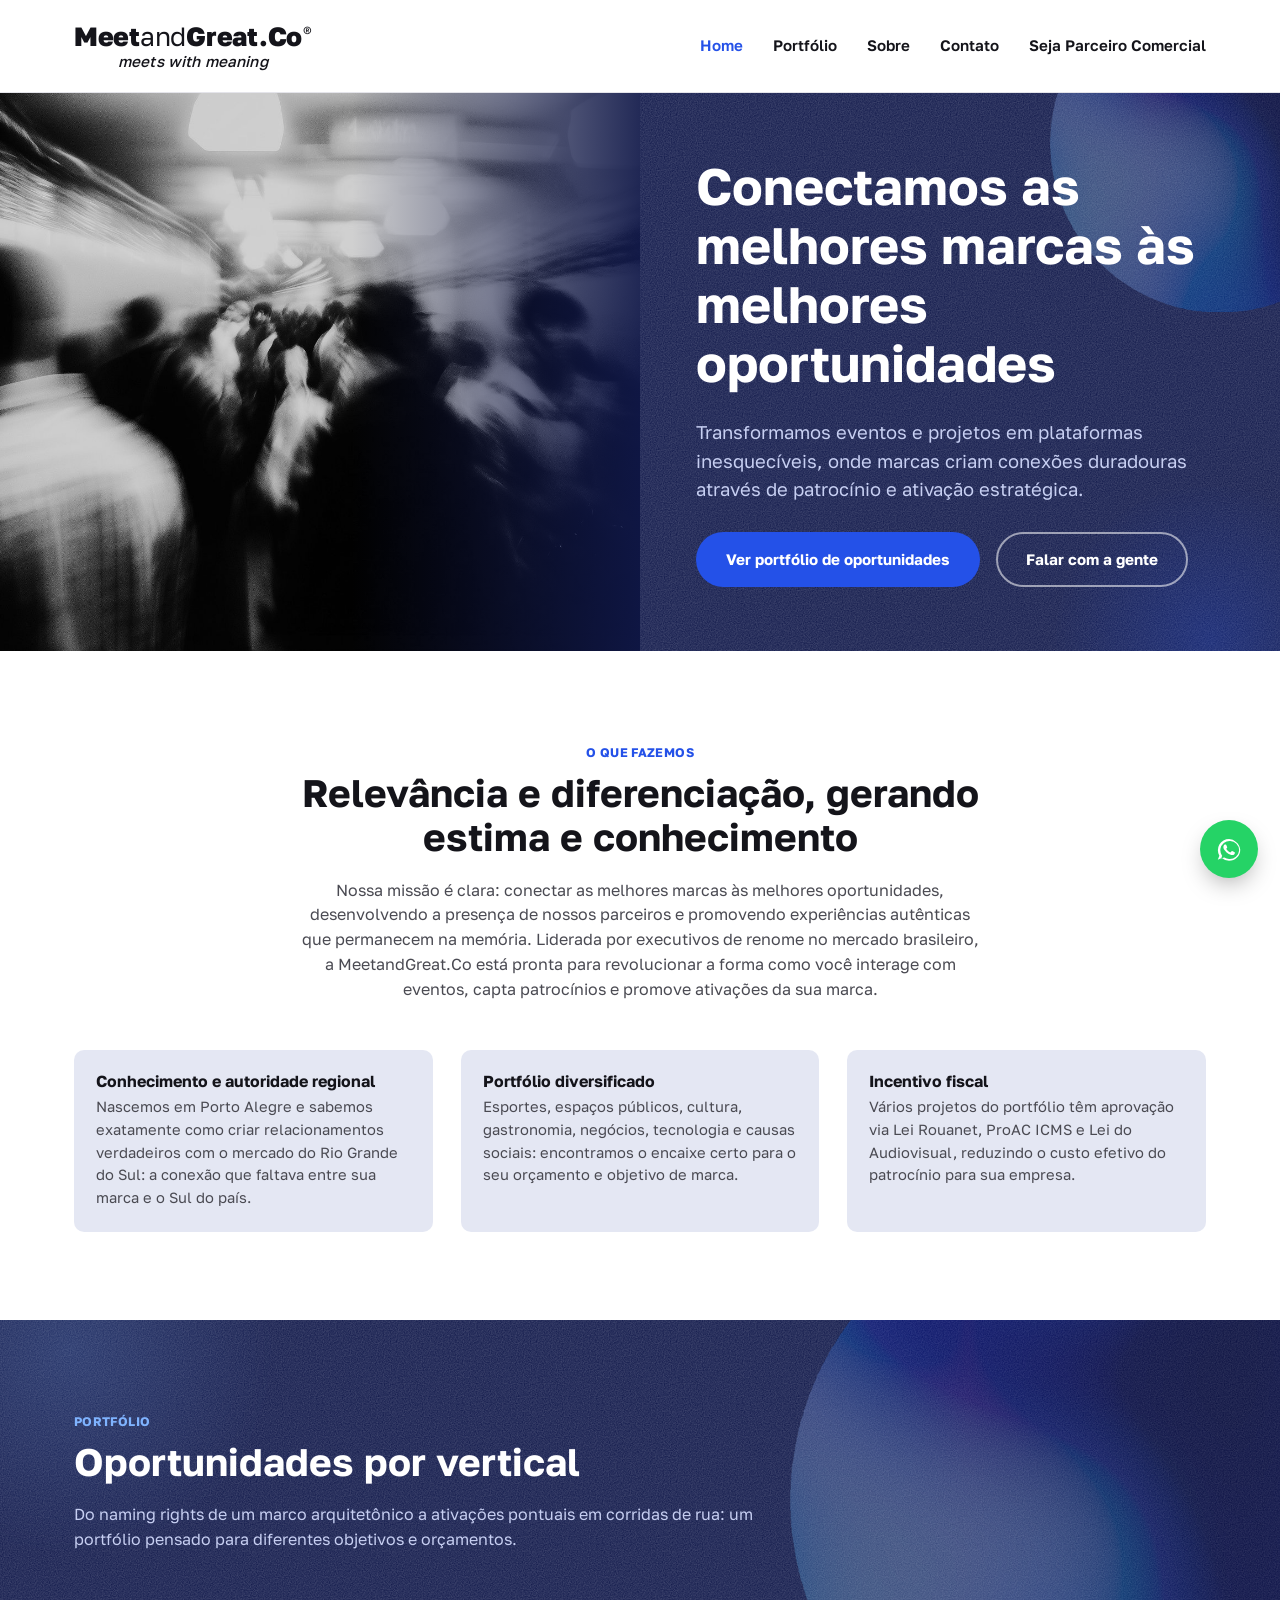
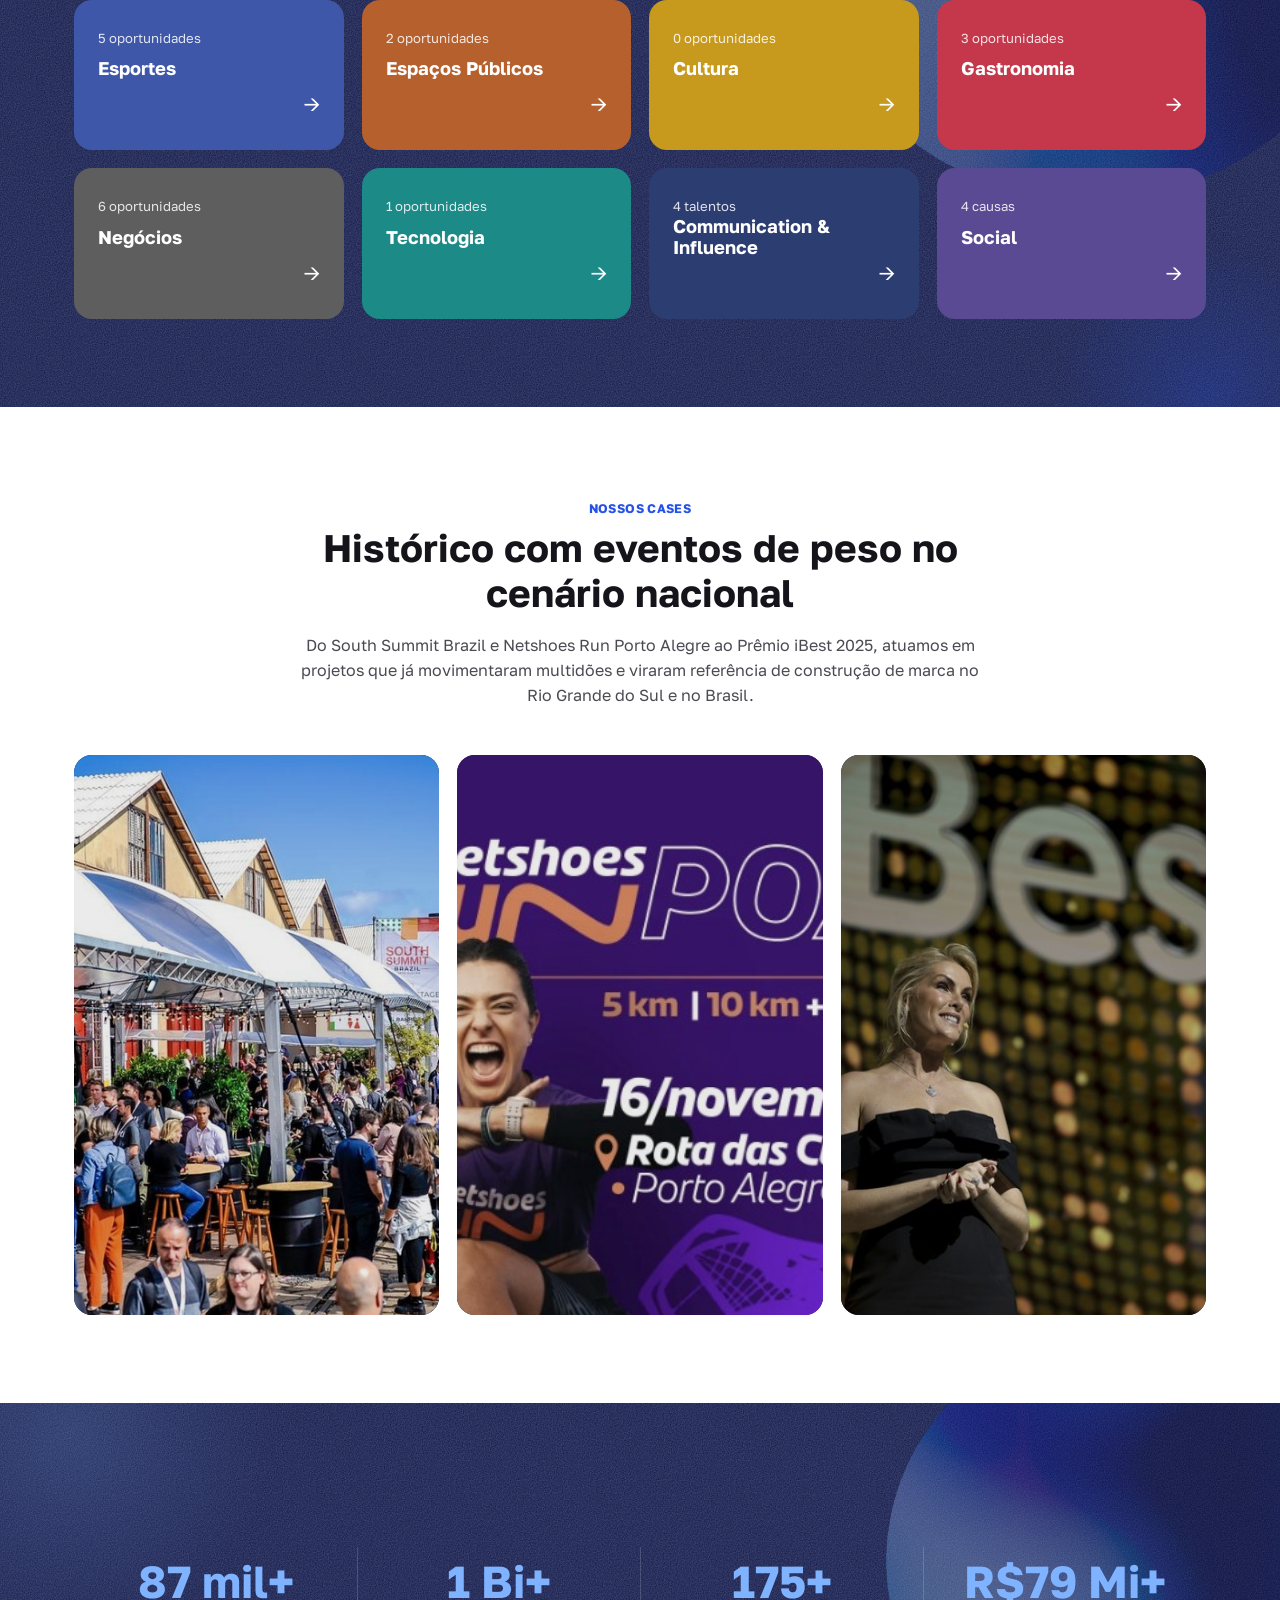
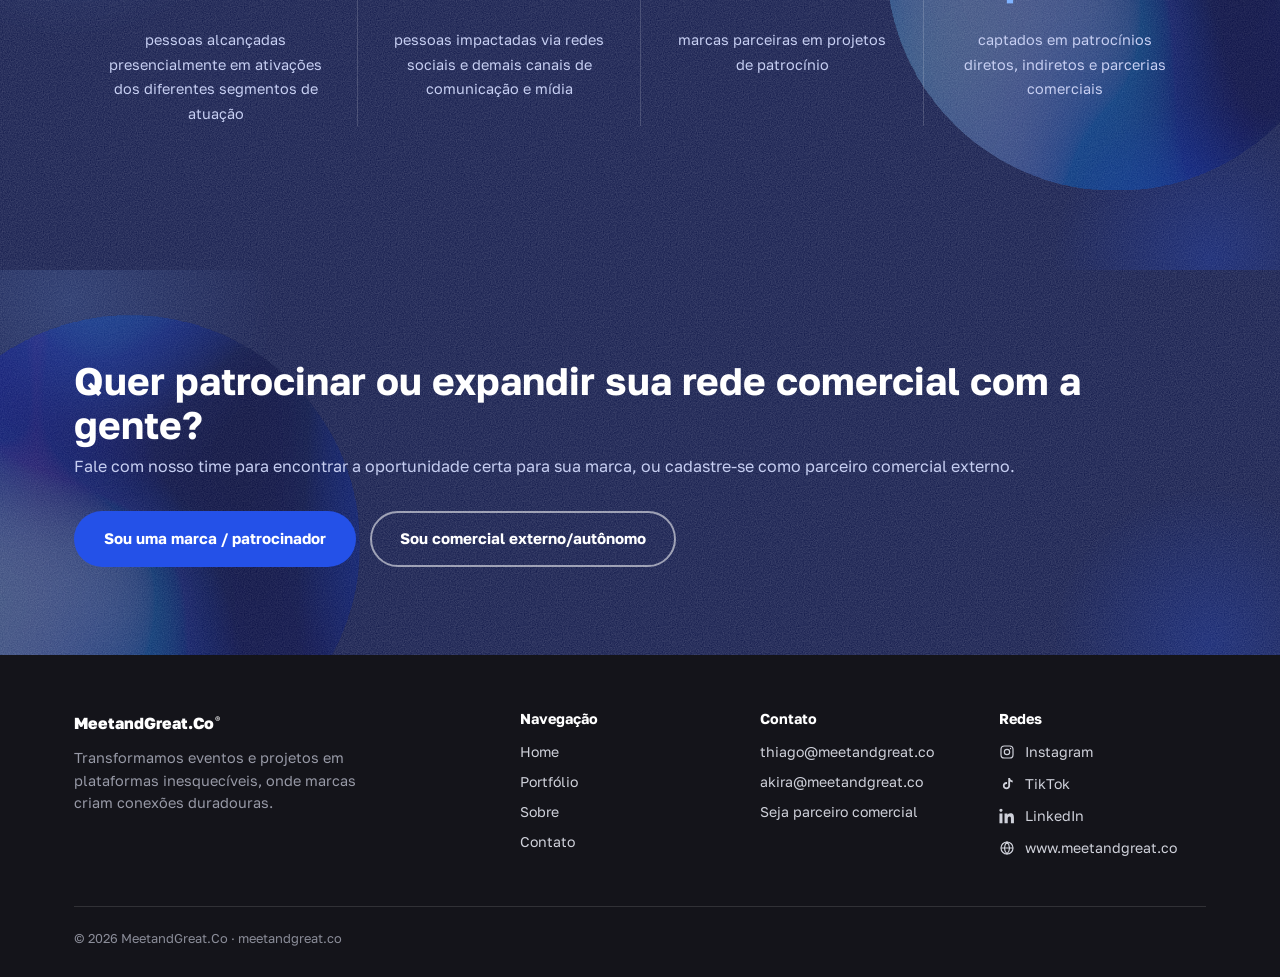
<file: index.html>
<!DOCTYPE html>
<html lang="pt-BR">
<head>
<meta charset="UTF-8">
<meta name="viewport" content="width=device-width, initial-scale=1.0">
<title>MeetandGreat.Co · meets with meaning</title>
<meta name="description" content="Conectamos as melhores marcas às melhores oportunidades de patrocínio. Esportes, cultura, negócios, gastronomia e mais.">
<link rel="stylesheet" href="assets/css/style.css">
</head>
<body data-dynamic data-page="home">

<a class="whatsapp-float" href="https://wa.me/5551982022962?text=Ol%C3%A1!%20Vim%20pelo%20site%20da%20MeetandGreat.Co." target="_blank" rel="noopener" aria-label="Falar no WhatsApp">
  <svg viewBox="0 0 24 24" fill="currentColor"><path d="M17.6 6.32A8.86 8.86 0 0 0 12.05 4a8.94 8.94 0 0 0-7.75 13.4L3 20.5l3.19-1.24a8.93 8.93 0 0 0 5.86 2.16h.01A8.94 8.94 0 0 0 21 12.5a8.87 8.87 0 0 0-3.4-6.18ZM12.06 19.9h-.01a7.4 7.4 0 0 1-3.78-1.04l-.27-.16-2.24.87.75-2.19-.18-.28a7.44 7.44 0 0 1 11.6-9.24 7.36 7.36 0 0 1 2.17 5.24 7.44 7.44 0 0 1-8.04 6.8Zm4.07-5.56c-.22-.11-1.32-.65-1.53-.73-.2-.08-.35-.11-.5.11-.15.22-.57.73-.7.88-.13.15-.26.16-.48.05-.22-.11-.94-.35-1.79-1.1-.66-.59-1.11-1.31-1.24-1.53-.13-.22-.01-.34.1-.45.1-.1.22-.26.33-.39.11-.13.15-.22.22-.37.07-.15.04-.28-.02-.39-.06-.11-.5-1.21-.69-1.66-.18-.43-.36-.37-.5-.38-.13-.01-.28-.01-.43-.01-.15 0-.39.06-.6.28-.2.22-.79.77-.79 1.87s.81 2.17.92 2.32c.11.15 1.6 2.44 3.87 3.42.54.23.96.37 1.29.48.54.17 1.03.15 1.42.09.43-.06 1.32-.54 1.51-1.06.19-.52.19-.97.13-1.06-.06-.1-.2-.15-.42-.26Z"/></svg>
</a>

<header class="site-header">
  <div class="wrap">
    <div class="brand">
      <a href="index.html" class="logo">Meet<span class="thin">and</span>Great.Co<sup class="reg">®</sup></a>
      <span class="brand-tagline">meets with meaning</span>
    </div>
    <nav class="main-nav">
      <a href="index.html">Home</a>
      <a href="portfolio.html">Portfólio</a>
      <a href="sobre.html">Sobre</a>
      <a href="contato.html">Contato</a>
      <a href="cadastro-comercial.html">Seja Parceiro Comercial</a>
    </nav>
    <button class="nav-toggle" aria-label="Abrir menu"><span></span><span></span><span></span></button>
  </div>
</header>

<section class="hero hero-split">
  <span class="sphere-accent sz-md pos-tr"></span>
  <div class="hero-photo">
    <img src="assets/img/hero-photo.jpg" alt="Multidão em movimento na MeetandGreat.Co">
  </div>
  <div class="hero-text-col">
    <div class="hero-content">
      <h1>Conectamos as melhores marcas às melhores oportunidades</h1>
      <p class="lead">Transformamos eventos e projetos em plataformas inesquecíveis, onde marcas criam conexões duradouras através de patrocínio e ativação estratégica.</p>
      <div class="hero-cta">
        <a href="portfolio.html" class="btn btn-primary">Ver portfólio de oportunidades</a>
        <a href="contato.html" class="btn btn-outline">Falar com a gente</a>
      </div>
    </div>
  </div>
</section>

<section id="what-we-do">
  <div class="wrap">
    <div class="section-head center">
      <span class="eyebrow">O que fazemos</span>
      <h2>Relevância e diferenciação, gerando estima e conhecimento</h2>
      <p>Nossa missão é clara: conectar as melhores marcas às melhores oportunidades, desenvolvendo a presença de nossos parceiros e promovendo experiências autênticas que permanecem na memória. Liderada por executivos de renome no mercado brasileiro, a MeetandGreat.Co está pronta para revolucionar a forma como você interage com eventos, capta patrocínios e promove ativações da sua marca.</p>
    </div>
    <div class="grid-3 diff-tinted">
      <div class="diff-item">
        <h4>Conhecimento e autoridade regional</h4>
        <p>Nascemos em Porto Alegre e sabemos exatamente como criar relacionamentos verdadeiros com o mercado do Rio Grande do Sul: a conexão que faltava entre sua marca e o Sul do país.</p>
      </div>
      <div class="diff-item">
        <h4>Portfólio diversificado</h4>
        <p>Esportes, espaços públicos, cultura, gastronomia, negócios, tecnologia e causas sociais: encontramos o encaixe certo para o seu orçamento e objetivo de marca.</p>
      </div>
      <div class="diff-item">
        <h4>Incentivo fiscal</h4>
        <p>Vários projetos do portfólio têm aprovação via Lei Rouanet, ProAC ICMS e Lei do Audiovisual, reduzindo o custo efetivo do patrocínio para sua empresa.</p>
      </div>
    </div>
  </div>
</section>

<section class="bg-dark" id="verticals-section">
  <span class="sphere-accent sz-xl pos-tr"></span>
  <div class="wrap">
    <div class="section-head">
      <span class="eyebrow">Portfólio</span>
      <h2>Oportunidades por vertical</h2>
      <p>Do naming rights de um marco arquitetônico a ativações pontuais em corridas de rua: um portfólio pensado para diferentes objetivos e orçamentos.</p>
    </div>
    <div class="grid-cards">
      <a class="vertical-card v-esportes" href="portfolio.html#esportes">
        <span class="count">9 oportunidades</span>
        <h3>Esportes</h3>
        <span class="arrow">→</span>
      </a>
      <a class="vertical-card v-espacos" href="portfolio.html#espacos-publicos">
        <span class="count">3 oportunidades</span>
        <h3>Espaços Públicos</h3>
        <span class="arrow">→</span>
      </a>
      <a class="vertical-card v-cultura" href="portfolio.html#cultura">
        <span class="count">4 oportunidades</span>
        <h3>Cultura</h3>
        <span class="arrow">→</span>
      </a>
      <a class="vertical-card v-gastronomia" href="portfolio.html#gastronomia">
        <span class="count">3 oportunidades</span>
        <h3>Gastronomia</h3>
        <span class="arrow">→</span>
      </a>
      <a class="vertical-card v-negocios" href="portfolio.html#negocios">
        <span class="count">8 oportunidades</span>
        <h3>Negócios</h3>
        <span class="arrow">→</span>
      </a>
      <a class="vertical-card v-tecnologia" href="portfolio.html#tecnologia">
        <span class="count">2 oportunidades</span>
        <h3>Tecnologia</h3>
        <span class="arrow">→</span>
      </a>
      <a class="vertical-card v-comunicacao" href="portfolio.html#comunicacao">
        <span class="count">4 talentos</span>
        <h3>Communication &amp; Influence</h3>
        <span class="arrow">→</span>
      </a>
      <a class="vertical-card v-social" href="portfolio.html#social">
        <span class="count">4 causas</span>
        <h3>Social</h3>
        <span class="arrow">→</span>
      </a>
    </div>
  </div>
</section>

<section>
  <div class="wrap">
    <div class="section-head center" id="cases-section">
      <span class="eyebrow">Nossos cases</span>
      <h2>Histórico com eventos de peso no cenário nacional</h2>
      <p>Do South Summit Brazil e Netshoes Run Porto Alegre ao Prêmio iBest 2025, atuamos em projetos que já movimentaram multidões e viraram referência de construção de marca no Rio Grande do Sul e no Brasil.</p>
    </div>
    <div class="cases-reveal">
      <button type="button" class="case-reveal-panel case-1" style="--pos:50% 38%;">
        <img src="assets/img/cases-southsummit.jpg" alt="South Summit Brazil, case MeetandGreat.Co">
        <span class="case-reveal-overlay"><span class="case-reveal-name">South Summit Brazil</span></span>
      </button>
      <button type="button" class="case-reveal-panel case-2" style="--pos:50% 12%;">
        <img src="assets/img/cases-netshoes.jpg" alt="Netshoes Run Porto Alegre, case MeetandGreat.Co">
        <span class="case-reveal-overlay"><span class="case-reveal-name">Netshoes Run Porto Alegre</span></span>
      </button>
      <button type="button" class="case-reveal-panel case-3" style="--pos:50% 22%;">
        <img src="assets/img/cases-ibest.jpg" alt="Prêmio iBest 2025, case MeetandGreat.Co">
        <span class="case-reveal-overlay"><span class="case-reveal-name">Prêmio iBest 2025</span></span>
      </button>
    </div>
  </div>
</section>

<section class="bg-dark">
  <div class="wrap">
    <div class="stats-band">
      <div class="stat"><b>100 mil+</b><span>pessoas alcançadas presencialmente em ativações dos diferentes segmentos de atuação</span></div>
      <div class="stat"><b>1 Bi+</b><span>pessoas impactadas via redes sociais e demais canais de comunicação e mídia</span></div>
      <div class="stat"><b>200+</b><span>marcas parceiras em projetos de patrocínio</span></div>
      <div class="stat"><b>R$90 Mi+</b><span>captados em patrocínios diretos, indiretos e parcerias comerciais</span></div>
    </div>
  </div>
</section>

<section class="bg-dark" id="cta-final">
  <span class="sphere-accent sz-lg pos-bl"></span>
  <div class="wrap">
    <div class="cta-banner" style="background:transparent;padding:0;">
      <div>
        <h2>Quer patrocinar ou expandir sua rede comercial com a gente?</h2>
        <p>Fale com nosso time para encontrar a oportunidade certa para sua marca, ou cadastre-se como parceiro comercial externo.</p>
      </div>
      <div class="cta-actions">
        <a href="contato.html" class="btn btn-primary">Sou uma marca / patrocinador</a>
        <a href="cadastro-comercial.html" class="btn btn-outline">Sou comercial externo/autônomo</a>
      </div>
    </div>
  </div>
</section>

<footer>
  <div class="wrap">
    <div class="foot-grid">
      <div>
        <div class="foot-logo">Meet<span class="thin">and</span>Great.Co<sup class="reg">®</sup></div>
        <p style="color:#9799a6;font-size:.9rem;max-width:320px;">Transformamos eventos e projetos em plataformas inesquecíveis, onde marcas criam conexões duradouras.</p>
      </div>
      <div>
        <h4>Navegação</h4>
        <a href="index.html">Home</a>
        <a href="portfolio.html">Portfólio</a>
        <a href="sobre.html">Sobre</a>
        <a href="contato.html">Contato</a>
      </div>
      <div>
        <h4>Contato</h4>
        <a href="mailto:thiago@meetandgreat.co">thiago@meetandgreat.co</a>
        <a href="mailto:akira@meetandgreat.co">akira@meetandgreat.co</a>
        <a href="cadastro-comercial.html">Seja parceiro comercial</a>
      </div>
      <div>
        <h4>Redes</h4>
        <div class="social-links">
          <a href="https://instagram.com/meetandgreat.co" target="_blank" rel="noopener" class="social-link"><svg viewBox="0 0 24 24" fill="none" stroke="currentColor" stroke-width="1.8"><rect x="3" y="3" width="18" height="18" rx="5"/><circle cx="12" cy="12" r="4"/><circle cx="17.3" cy="6.7" r="1" fill="currentColor" stroke="none"/></svg>Instagram</a>
          <a href="https://tiktok.com/@meetandgreat.co" target="_blank" rel="noopener" class="social-link"><svg viewBox="0 0 24 24" fill="currentColor"><path d="M16.5 3c.4 2.2 1.8 3.7 4 3.9v2.7c-1.4 0-2.7-.4-3.9-1.2v6.1c0 3-2.4 5.4-5.4 5.4S5.8 17.5 5.8 14.5s2.4-5.4 5.4-5.4c.3 0 .6 0 .9.1v2.8c-.3-.1-.6-.1-.9-.1-1.5 0-2.7 1.2-2.7 2.6 0 1.5 1.2 2.6 2.7 2.6 1.5 0 2.7-1.2 2.7-2.6V3h2.6z"/></svg>TikTok</a>
          <a href="https://linkedin.com/company/meet-and-great-co" target="_blank" rel="noopener" class="social-link"><svg viewBox="0 0 24 24" fill="currentColor"><path d="M5.3 3.4c0 1.3-1 2.4-2.4 2.4S.5 4.7.5 3.4 1.6 1 3 1s2.4 1.1 2.4 2.4zM.7 8.2h4.5V23H.7V8.2zm7.6 0h4.3v2h.1c.6-1.1 2.1-2.3 4.3-2.3 4.6 0 5.4 3 5.4 6.9V23h-4.5v-6.7c0-1.6 0-3.6-2.2-3.6-2.2 0-2.6 1.7-2.6 3.5V23H8.3V8.2z"/></svg>LinkedIn</a>
          <a href="https://www.meetandgreat.co" target="_blank" rel="noopener" class="social-link"><svg viewBox="0 0 24 24" fill="none" stroke="currentColor" stroke-width="1.8"><circle cx="12" cy="12" r="9"/><path d="M3 12h18M12 3c2.4 2.4 3.8 5.5 3.8 9s-1.4 6.6-3.8 9c-2.4-2.4-3.8-5.5-3.8-9s1.4-6.6 3.8-9z"/></svg>www.meetandgreat.co</a>
        </div>
      </div>
    </div>
    <div class="foot-bottom">
      <span>© <span id="year"></span> MeetandGreat.Co · meetandgreat.co</span>
    </div>
  </div>
</footer>

<script src="assets/js/main.js"></script>
<script src="assets/js/content-render.js"></script>
<script>document.getElementById("year").textContent = new Date().getFullYear();</script>
<script src="https://identity.netlify.com/v1/netlify-identity-widget.js"></script>
<script>
if (window.netlifyIdentity) {
  window.netlifyIdentity.on("init", function (user) {
    if (!user) {
      window.netlifyIdentity.on("login", function () {
        document.location.href = "/admin/";
      });
    }
  });
}
</script>
</body>
</html>
</file>
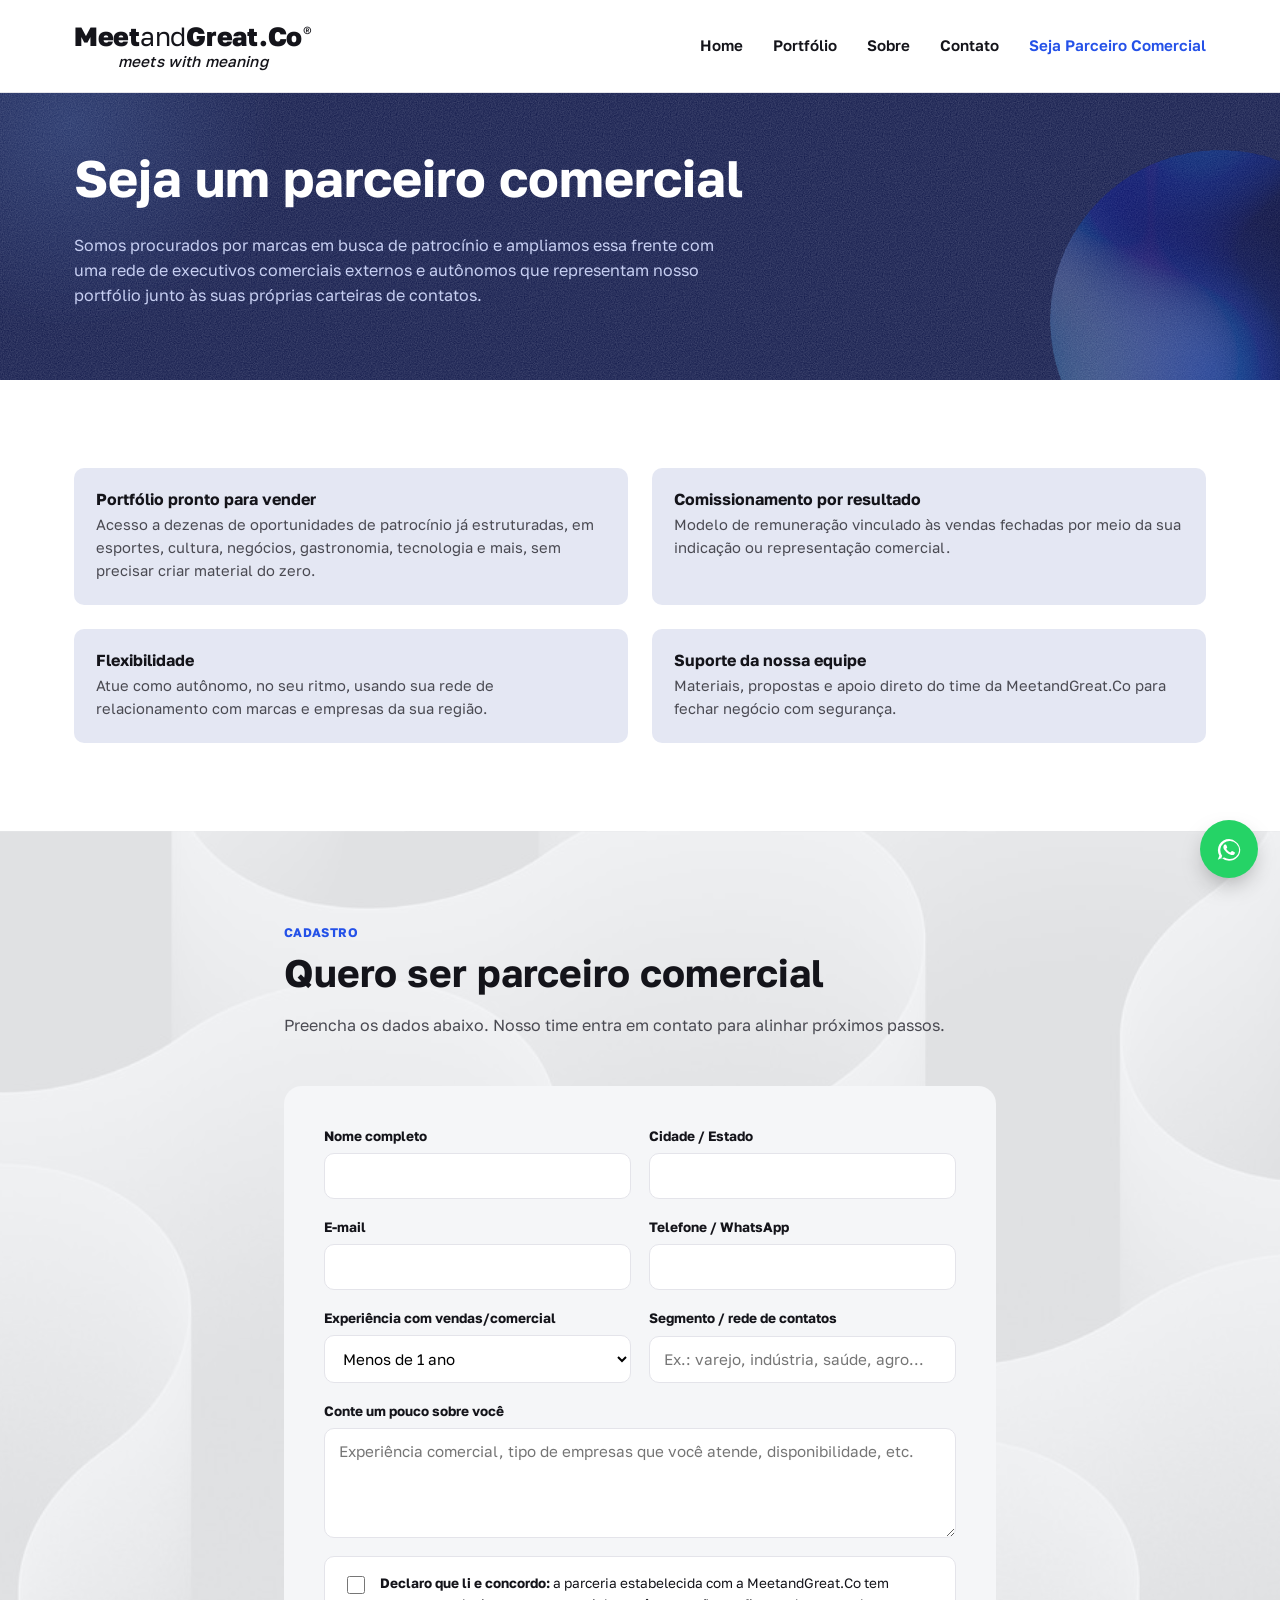
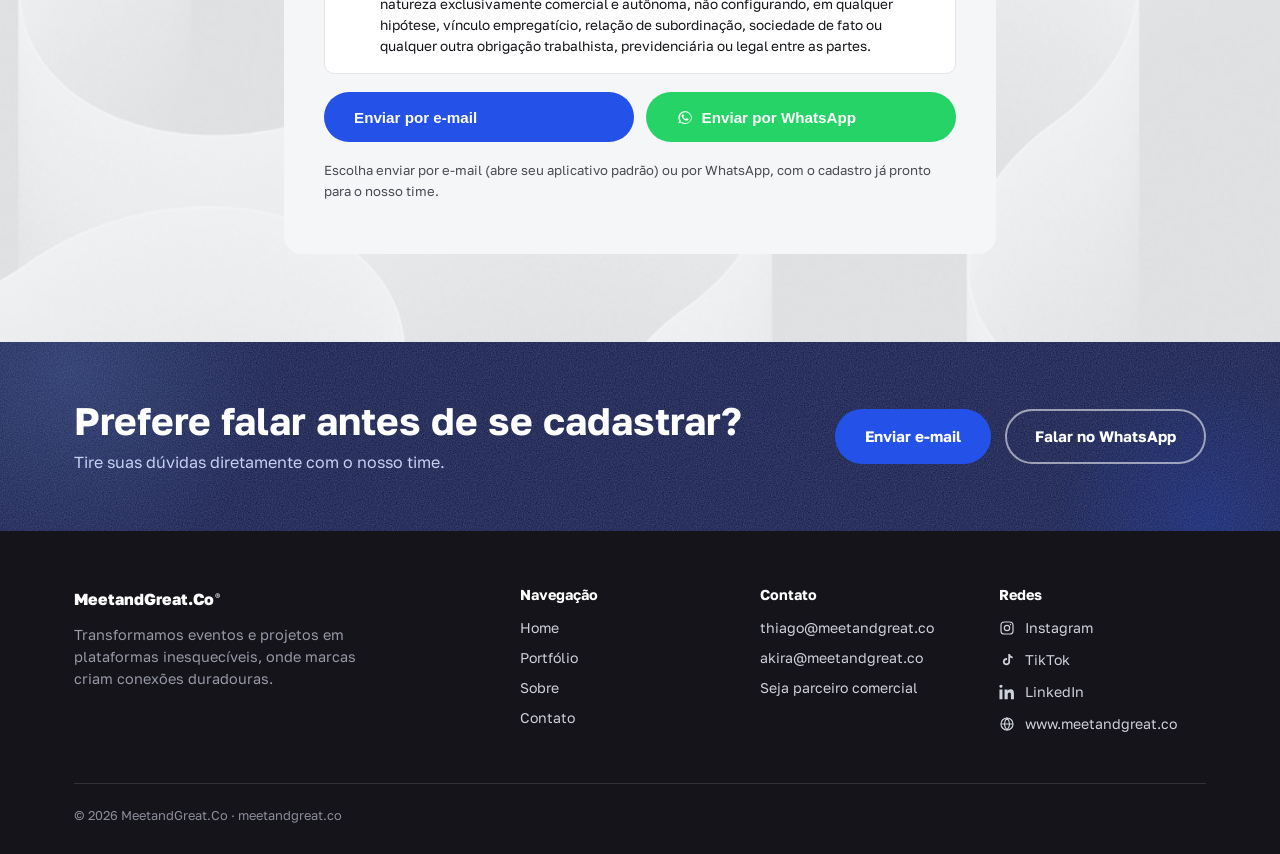
<file: cadastro-comercial.html>
<!DOCTYPE html>
<html lang="pt-BR">
<head>
<meta charset="UTF-8">
<meta name="viewport" content="width=device-width, initial-scale=1.0">
<title>Cadastro Comercial · MeetandGreat.Co</title>
<meta name="description" content="Cadastre-se como executivo comercial externo ou autônomo e leve o portfólio de oportunidades da MeetandGreat.Co para sua rede.">
<link rel="stylesheet" href="assets/css/style.css">
</head>
<body data-dynamic data-page="cadastro">

<a class="whatsapp-float" href="https://wa.me/5511988718556?text=Ol%C3%A1!%20Vim%20pelo%20site%20da%20MeetandGreat.Co%20e%20quero%20ser%20parceiro%20comercial." target="_blank" rel="noopener" aria-label="Falar no WhatsApp">
  <svg viewBox="0 0 24 24" fill="currentColor"><path d="M17.6 6.32A8.86 8.86 0 0 0 12.05 4a8.94 8.94 0 0 0-7.75 13.4L3 20.5l3.19-1.24a8.93 8.93 0 0 0 5.86 2.16h.01A8.94 8.94 0 0 0 21 12.5a8.87 8.87 0 0 0-3.4-6.18ZM12.06 19.9h-.01a7.4 7.4 0 0 1-3.78-1.04l-.27-.16-2.24.87.75-2.19-.18-.28a7.44 7.44 0 0 1 11.6-9.24 7.36 7.36 0 0 1 2.17 5.24 7.44 7.44 0 0 1-8.04 6.8Zm4.07-5.56c-.22-.11-1.32-.65-1.53-.73-.2-.08-.35-.11-.5.11-.15.22-.57.73-.7.88-.13.15-.26.16-.48.05-.22-.11-.94-.35-1.79-1.1-.66-.59-1.11-1.31-1.24-1.53-.13-.22-.01-.34.1-.45.1-.1.22-.26.33-.39.11-.13.15-.22.22-.37.07-.15.04-.28-.02-.39-.06-.11-.5-1.21-.69-1.66-.18-.43-.36-.37-.5-.38-.13-.01-.28-.01-.43-.01-.15 0-.39.06-.6.28-.2.22-.79.77-.79 1.87s.81 2.17.92 2.32c.11.15 1.6 2.44 3.87 3.42.54.23.96.37 1.29.48.54.17 1.03.15 1.42.09.43-.06 1.32-.54 1.51-1.06.19-.52.19-.97.13-1.06-.06-.1-.2-.15-.42-.26Z"/></svg>
</a>

<header class="site-header">
  <div class="wrap">
    <div class="brand">
      <a href="index.html" class="logo">Meet<span class="thin">and</span>Great.Co<sup class="reg">®</sup></a>
      <span class="brand-tagline">meets with meaning</span>
    </div>
    <nav class="main-nav">
      <a href="index.html">Home</a>
      <a href="portfolio.html">Portfólio</a>
      <a href="sobre.html">Sobre</a>
      <a href="contato.html">Contato</a>
      <a href="cadastro-comercial.html">Seja Parceiro Comercial</a>
    </nav>
    <button class="nav-toggle" aria-label="Abrir menu"><span></span><span></span><span></span></button>
  </div>
</header>

<section class="tight bg-dark">
  <span class="sphere-accent sz-md pos-br"></span>
  <div class="wrap">
    <h1>Seja um parceiro comercial</h1>
    <p style="max-width:640px;">Somos procurados por marcas em busca de patrocínio e ampliamos essa frente com uma rede de executivos comerciais externos e autônomos que representam nosso portfólio junto às suas próprias carteiras de contatos.</p>
  </div>
</section>

<section>
  <div class="wrap">
    <div class="diff-list diff-tinted">
      <div class="diff-item">
        <h4>Portfólio pronto para vender</h4>
        <p>Acesso a dezenas de oportunidades de patrocínio já estruturadas, em esportes, cultura, negócios, gastronomia, tecnologia e mais, sem precisar criar material do zero.</p>
      </div>
      <div class="diff-item">
        <h4>Comissionamento por resultado</h4>
        <p>Modelo de remuneração vinculado às vendas fechadas por meio da sua indicação ou representação comercial.</p>
      </div>
      <div class="diff-item">
        <h4>Flexibilidade</h4>
        <p>Atue como autônomo, no seu ritmo, usando sua rede de relacionamento com marcas e empresas da sua região.</p>
      </div>
      <div class="diff-item">
        <h4>Suporte da nossa equipe</h4>
        <p>Materiais, propostas e apoio direto do time da MeetandGreat.Co para fechar negócio com segurança.</p>
      </div>
    </div>
  </div>
</section>

<section class="bg-soft">
  <div class="wrap" style="max-width:760px;">
    <div class="section-head">
      <span class="eyebrow">Cadastro</span>
      <h2>Quero ser parceiro comercial</h2>
      <p>Preencha os dados abaixo. Nosso time entra em contato para alinhar próximos passos.</p>
    </div>
    <form class="card-form" data-mailto="thiago@meetandgreat.co" data-subject="Novo cadastro - Parceiro Comercial Externo" data-whatsapp="5511988718556" data-whatsapp-intro="Olá! Vim pelo site da MeetandGreat.Co e quero me cadastrar como parceiro comercial.">
      <div class="form-row">
        <div class="field">
          <label for="nome">Nome completo</label>
          <input type="text" id="nome" name="nome" required>
        </div>
        <div class="field">
          <label for="cidade">Cidade / Estado</label>
          <input type="text" id="cidade" name="cidade" required>
        </div>
      </div>
      <div class="form-row">
        <div class="field">
          <label for="email">E-mail</label>
          <input type="email" id="email" name="email" required>
        </div>
        <div class="field">
          <label for="telefone">Telefone / WhatsApp</label>
          <input type="tel" id="telefone" name="telefone" required>
        </div>
      </div>
      <div class="form-row">
        <div class="field">
          <label for="experiencia">Experiência com vendas/comercial</label>
          <select id="experiencia" name="experiencia">
            <option>Menos de 1 ano</option>
            <option>1 a 3 anos</option>
            <option>3 a 5 anos</option>
            <option>Mais de 5 anos</option>
          </select>
        </div>
        <div class="field">
          <label for="segmento">Segmento / rede de contatos</label>
          <input type="text" id="segmento" name="segmento" placeholder="Ex.: varejo, indústria, saúde, agro...">
        </div>
      </div>
      <div class="field">
        <label for="mensagem">Conte um pouco sobre você</label>
        <textarea id="mensagem" name="mensagem" placeholder="Experiência comercial, tipo de empresas que você atende, disponibilidade, etc."></textarea>
      </div>
      <div class="consent-check">
        <input type="checkbox" id="aceite-parceria" required>
        <label for="aceite-parceria"><b>Declaro que li e concordo:</b> a parceria estabelecida com a MeetandGreat.Co tem natureza exclusivamente comercial e autônoma, não configurando, em qualquer hipótese, vínculo empregatício, relação de subordinação, sociedade de fato ou qualquer outra obrigação trabalhista, previdenciária ou legal entre as partes.</label>
      </div>
      <div class="form-actions">
        <button type="submit" class="btn btn-primary">Enviar por e-mail</button>
        <button type="button" class="btn btn-whatsapp">
          <svg viewBox="0 0 24 24" fill="currentColor"><path d="M17.6 6.32A8.86 8.86 0 0 0 12.05 4a8.94 8.94 0 0 0-7.75 13.4L3 20.5l3.19-1.24a8.93 8.93 0 0 0 5.86 2.16h.01A8.94 8.94 0 0 0 21 12.5a8.87 8.87 0 0 0-3.4-6.18ZM12.06 19.9h-.01a7.4 7.4 0 0 1-3.78-1.04l-.27-.16-2.24.87.75-2.19-.18-.28a7.44 7.44 0 0 1 11.6-9.24 7.36 7.36 0 0 1 2.17 5.24 7.44 7.44 0 0 1-8.04 6.8Zm4.07-5.56c-.22-.11-1.32-.65-1.53-.73-.2-.08-.35-.11-.5.11-.15.22-.57.73-.7.88-.13.15-.26.16-.48.05-.22-.11-.94-.35-1.79-1.1-.66-.59-1.11-1.31-1.24-1.53-.13-.22-.01-.34.1-.45.1-.1.22-.26.33-.39.11-.13.15-.22.22-.37.07-.15.04-.28-.02-.39-.06-.11-.5-1.21-.69-1.66-.18-.43-.36-.37-.5-.38-.13-.01-.28-.01-.43-.01-.15 0-.39.06-.6.28-.2.22-.79.77-.79 1.87s.81 2.17.92 2.32c.11.15 1.6 2.44 3.87 3.42.54.23.96.37 1.29.48.54.17 1.03.15 1.42.09.43-.06 1.32-.54 1.51-1.06.19-.52.19-.97.13-1.06-.06-.1-.2-.15-.42-.26Z"/></svg>
          Enviar por WhatsApp
        </button>
      </div>
      <p class="form-note form-sent-note" style="display:none;">Abrindo seu aplicativo de e-mail ou WhatsApp para concluir o envio…</p>
      <p class="form-note">Escolha enviar por e-mail (abre seu aplicativo padrão) ou por WhatsApp, com o cadastro já pronto para o nosso time.</p>
    </form>
  </div>
</section>

<section class="bg-dark tight" id="cta-final">
  <div class="wrap">
    <div class="cta-banner" style="background:transparent;padding:0;">
      <div>
        <h2>Prefere falar antes de se cadastrar?</h2>
        <p>Tire suas dúvidas diretamente com o nosso time.</p>
      </div>
      <div class="cta-actions">
        <a href="mailto:thiago@meetandgreat.co" class="btn btn-primary">Enviar e-mail</a>
        <a href="https://wa.me/5511988718556?text=Ol%C3%A1!%20Vim%20pelo%20site%20da%20MeetandGreat.Co%20e%20tenho%20uma%20d%C3%BAvida%20antes%20de%20me%20cadastrar." target="_blank" rel="noopener" class="btn btn-outline">Falar no WhatsApp</a>
      </div>
    </div>
  </div>
</section>

<footer>
  <div class="wrap">
    <div class="foot-grid">
      <div>
        <div class="foot-logo">Meet<span class="thin">and</span>Great.Co<sup class="reg">®</sup></div>
        <p style="color:#9799a6;font-size:.9rem;max-width:320px;">Transformamos eventos e projetos em plataformas inesquecíveis, onde marcas criam conexões duradouras.</p>
      </div>
      <div>
        <h4>Navegação</h4>
        <a href="index.html">Home</a>
        <a href="portfolio.html">Portfólio</a>
        <a href="sobre.html">Sobre</a>
        <a href="contato.html">Contato</a>
      </div>
      <div>
        <h4>Contato</h4>
        <a href="mailto:thiago@meetandgreat.co">thiago@meetandgreat.co</a>
        <a href="mailto:akira@meetandgreat.co">akira@meetandgreat.co</a>
        <a href="cadastro-comercial.html">Seja parceiro comercial</a>
      </div>
      <div>
        <h4>Redes</h4>
        <div class="social-links">
          <a href="https://instagram.com/meetandgreat.co" target="_blank" rel="noopener" class="social-link"><svg viewBox="0 0 24 24" fill="none" stroke="currentColor" stroke-width="1.8"><rect x="3" y="3" width="18" height="18" rx="5"/><circle cx="12" cy="12" r="4"/><circle cx="17.3" cy="6.7" r="1" fill="currentColor" stroke="none"/></svg>Instagram</a>
          <a href="https://tiktok.com/@meetandgreat.co" target="_blank" rel="noopener" class="social-link"><svg viewBox="0 0 24 24" fill="currentColor"><path d="M16.5 3c.4 2.2 1.8 3.7 4 3.9v2.7c-1.4 0-2.7-.4-3.9-1.2v6.1c0 3-2.4 5.4-5.4 5.4S5.8 17.5 5.8 14.5s2.4-5.4 5.4-5.4c.3 0 .6 0 .9.1v2.8c-.3-.1-.6-.1-.9-.1-1.5 0-2.7 1.2-2.7 2.6 0 1.5 1.2 2.6 2.7 2.6 1.5 0 2.7-1.2 2.7-2.6V3h2.6z"/></svg>TikTok</a>
          <a href="https://linkedin.com/company/meet-and-great-co" target="_blank" rel="noopener" class="social-link"><svg viewBox="0 0 24 24" fill="currentColor"><path d="M5.3 3.4c0 1.3-1 2.4-2.4 2.4S.5 4.7.5 3.4 1.6 1 3 1s2.4 1.1 2.4 2.4zM.7 8.2h4.5V23H.7V8.2zm7.6 0h4.3v2h.1c.6-1.1 2.1-2.3 4.3-2.3 4.6 0 5.4 3 5.4 6.9V23h-4.5v-6.7c0-1.6 0-3.6-2.2-3.6-2.2 0-2.6 1.7-2.6 3.5V23H8.3V8.2z"/></svg>LinkedIn</a>
          <a href="https://www.meetandgreat.co" target="_blank" rel="noopener" class="social-link"><svg viewBox="0 0 24 24" fill="none" stroke="currentColor" stroke-width="1.8"><circle cx="12" cy="12" r="9"/><path d="M3 12h18M12 3c2.4 2.4 3.8 5.5 3.8 9s-1.4 6.6-3.8 9c-2.4-2.4-3.8-5.5-3.8-9s1.4-6.6 3.8-9z"/></svg>www.meetandgreat.co</a>
        </div>
      </div>
    </div>
    <div class="foot-bottom">
      <span>© <span id="year"></span> MeetandGreat.Co · meetandgreat.co</span>
    </div>
  </div>
</footer>

<script src="assets/js/main.js"></script>
<script src="assets/js/content-render.js"></script>
<script>document.getElementById("year").textContent = new Date().getFullYear();</script>
</body>
</html>
</file>
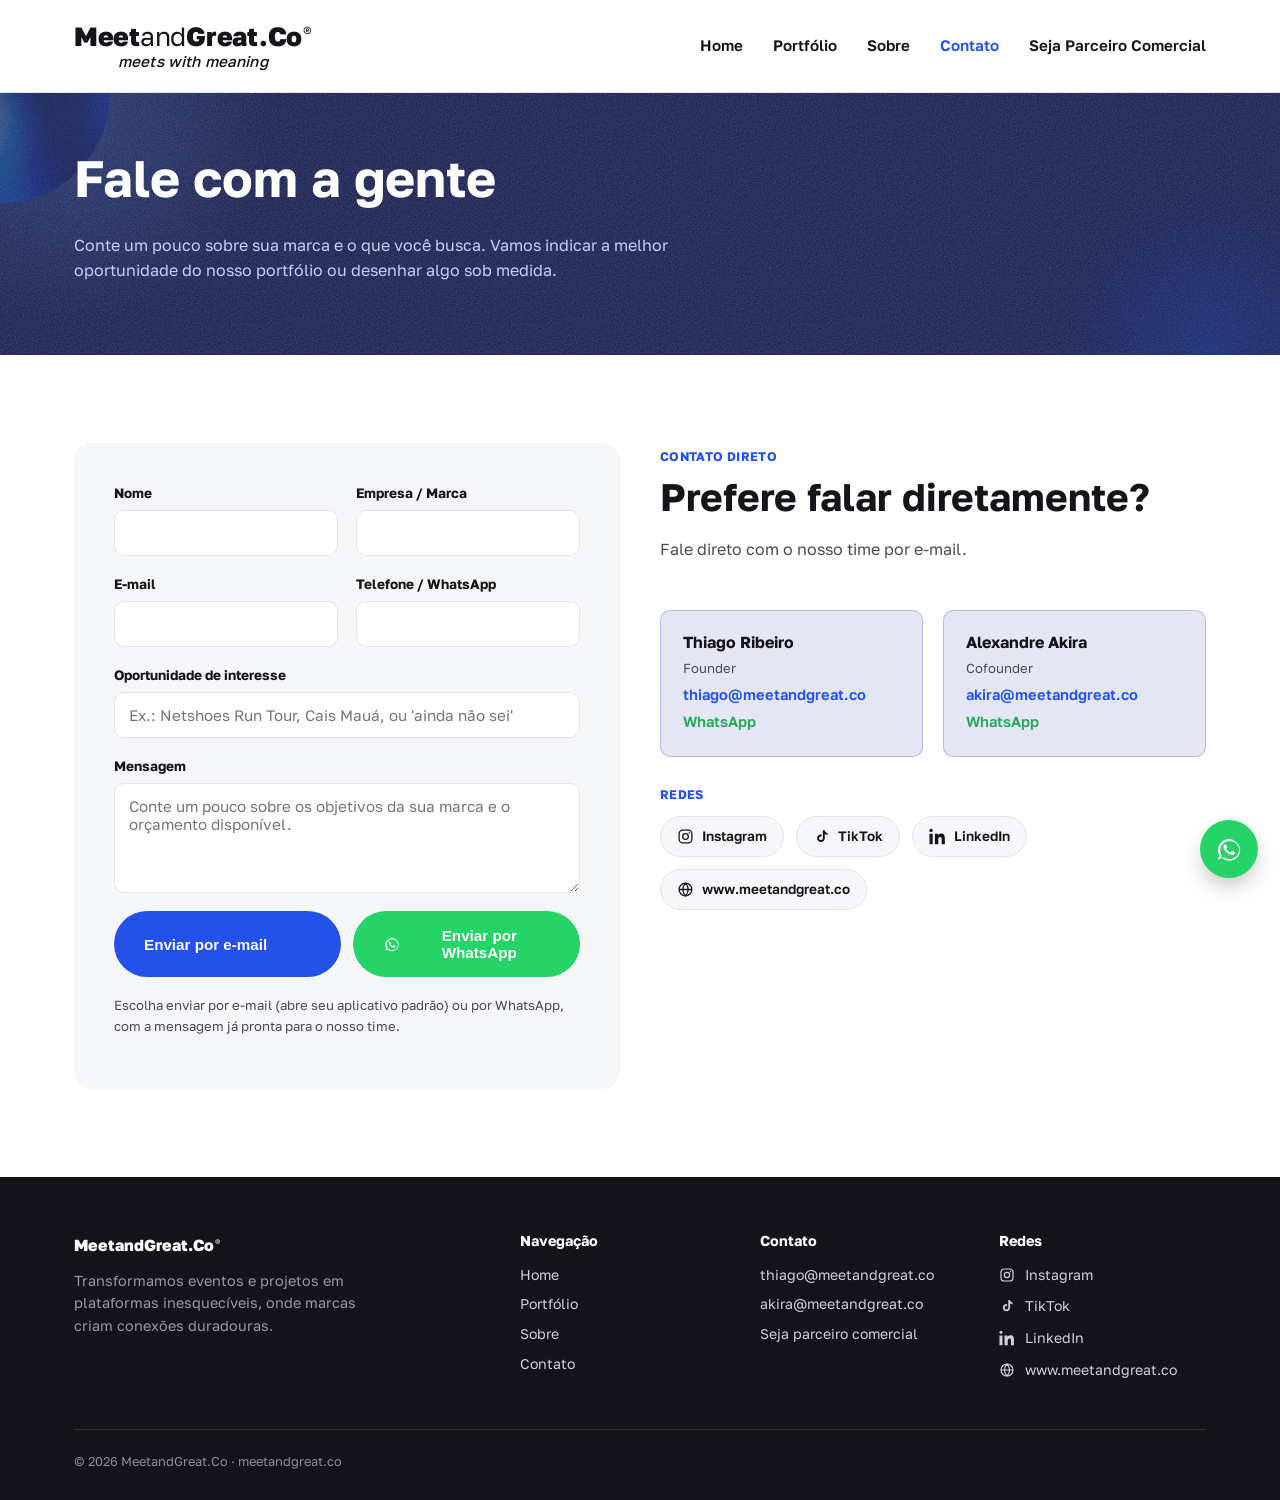
<file: contato.html>
<!DOCTYPE html>
<html lang="pt-BR">
<head>
<meta charset="UTF-8">
<meta name="viewport" content="width=device-width, initial-scale=1.0">
<title>Contato · MeetandGreat.Co</title>
<meta name="description" content="Fale com a MeetandGreat.Co sobre oportunidades de patrocínio para sua marca.">
<link rel="stylesheet" href="assets/css/style.css">
</head>
<body data-dynamic data-page="contato">

<a class="whatsapp-float" href="https://wa.me/5551982022962?text=Ol%C3%A1!%20Vim%20pelo%20site%20da%20MeetandGreat.Co." target="_blank" rel="noopener" aria-label="Falar no WhatsApp">
  <svg viewBox="0 0 24 24" fill="currentColor"><path d="M17.6 6.32A8.86 8.86 0 0 0 12.05 4a8.94 8.94 0 0 0-7.75 13.4L3 20.5l3.19-1.24a8.93 8.93 0 0 0 5.86 2.16h.01A8.94 8.94 0 0 0 21 12.5a8.87 8.87 0 0 0-3.4-6.18ZM12.06 19.9h-.01a7.4 7.4 0 0 1-3.78-1.04l-.27-.16-2.24.87.75-2.19-.18-.28a7.44 7.44 0 0 1 11.6-9.24 7.36 7.36 0 0 1 2.17 5.24 7.44 7.44 0 0 1-8.04 6.8Zm4.07-5.56c-.22-.11-1.32-.65-1.53-.73-.2-.08-.35-.11-.5.11-.15.22-.57.73-.7.88-.13.15-.26.16-.48.05-.22-.11-.94-.35-1.79-1.1-.66-.59-1.11-1.31-1.24-1.53-.13-.22-.01-.34.1-.45.1-.1.22-.26.33-.39.11-.13.15-.22.22-.37.07-.15.04-.28-.02-.39-.06-.11-.5-1.21-.69-1.66-.18-.43-.36-.37-.5-.38-.13-.01-.28-.01-.43-.01-.15 0-.39.06-.6.28-.2.22-.79.77-.79 1.87s.81 2.17.92 2.32c.11.15 1.6 2.44 3.87 3.42.54.23.96.37 1.29.48.54.17 1.03.15 1.42.09.43-.06 1.32-.54 1.51-1.06.19-.52.19-.97.13-1.06-.06-.1-.2-.15-.42-.26Z"/></svg>
</a>

<header class="site-header">
  <div class="wrap">
    <div class="brand">
      <a href="index.html" class="logo">Meet<span class="thin">and</span>Great.Co<sup class="reg">®</sup></a>
      <span class="brand-tagline">meets with meaning</span>
    </div>
    <nav class="main-nav">
      <a href="index.html">Home</a>
      <a href="portfolio.html">Portfólio</a>
      <a href="sobre.html">Sobre</a>
      <a href="contato.html">Contato</a>
      <a href="cadastro-comercial.html">Seja Parceiro Comercial</a>
    </nav>
    <button class="nav-toggle" aria-label="Abrir menu"><span></span><span></span><span></span></button>
  </div>
</header>

<section class="tight bg-dark">
  <span class="sphere-accent sz-sm pos-tl"></span>
  <div class="wrap">
    <h1>Fale com a gente</h1>
    <p style="max-width:620px;">Conte um pouco sobre sua marca e o que você busca. Vamos indicar a melhor oportunidade do nosso portfólio ou desenhar algo sob medida.</p>
  </div>
</section>

<section>
  <div class="wrap grid-2" style="align-items:start;">
    <form class="card-form" data-mailto="thiago@meetandgreat.co" data-subject="Novo contato via site - MeetandGreat.Co" data-whatsapp="5511988718556" data-whatsapp-intro="Olá! Vim pelo site da MeetandGreat.Co e gostaria de falar sobre patrocínio.">
      <div class="form-row">
        <div class="field">
          <label for="nome">Nome</label>
          <input type="text" id="nome" name="nome" required>
        </div>
        <div class="field">
          <label for="empresa">Empresa / Marca</label>
          <input type="text" id="empresa" name="empresa">
        </div>
      </div>
      <div class="form-row">
        <div class="field">
          <label for="email">E-mail</label>
          <input type="email" id="email" name="email" required>
        </div>
        <div class="field">
          <label for="telefone">Telefone / WhatsApp</label>
          <input type="tel" id="telefone" name="telefone">
        </div>
      </div>
      <div class="field">
        <label for="interesse">Oportunidade de interesse</label>
        <input type="text" id="interesse" name="interesse" placeholder="Ex.: Netshoes Run Tour, Cais Mauá, ou 'ainda não sei'">
      </div>
      <div class="field">
        <label for="mensagem">Mensagem</label>
        <textarea id="mensagem" name="mensagem" placeholder="Conte um pouco sobre os objetivos da sua marca e o orçamento disponível."></textarea>
      </div>
      <div class="form-actions">
        <button type="submit" class="btn btn-primary">Enviar por e-mail</button>
        <button type="button" class="btn btn-whatsapp">
          <svg viewBox="0 0 24 24" fill="currentColor"><path d="M17.6 6.32A8.86 8.86 0 0 0 12.05 4a8.94 8.94 0 0 0-7.75 13.4L3 20.5l3.19-1.24a8.93 8.93 0 0 0 5.86 2.16h.01A8.94 8.94 0 0 0 21 12.5a8.87 8.87 0 0 0-3.4-6.18ZM12.06 19.9h-.01a7.4 7.4 0 0 1-3.78-1.04l-.27-.16-2.24.87.75-2.19-.18-.28a7.44 7.44 0 0 1 11.6-9.24 7.36 7.36 0 0 1 2.17 5.24 7.44 7.44 0 0 1-8.04 6.8Zm4.07-5.56c-.22-.11-1.32-.65-1.53-.73-.2-.08-.35-.11-.5.11-.15.22-.57.73-.7.88-.13.15-.26.16-.48.05-.22-.11-.94-.35-1.79-1.1-.66-.59-1.11-1.31-1.24-1.53-.13-.22-.01-.34.1-.45.1-.1.22-.26.33-.39.11-.13.15-.22.22-.37.07-.15.04-.28-.02-.39-.06-.11-.5-1.21-.69-1.66-.18-.43-.36-.37-.5-.38-.13-.01-.28-.01-.43-.01-.15 0-.39.06-.6.28-.2.22-.79.77-.79 1.87s.81 2.17.92 2.32c.11.15 1.6 2.44 3.87 3.42.54.23.96.37 1.29.48.54.17 1.03.15 1.42.09.43-.06 1.32-.54 1.51-1.06.19-.52.19-.97.13-1.06-.06-.1-.2-.15-.42-.26Z"/></svg>
          Enviar por WhatsApp
        </button>
      </div>
      <p class="form-note form-sent-note" style="display:none;">Abrindo seu aplicativo de e-mail ou WhatsApp para concluir o envio…</p>
      <p class="form-note">Escolha enviar por e-mail (abre seu aplicativo padrão) ou por WhatsApp, com a mensagem já pronta para o nosso time.</p>
    </form>

    <div>
      <div class="section-head">
        <span class="eyebrow">Contato direto</span>
        <h2>Prefere falar diretamente?</h2>
        <p>Fale direto com o nosso time por e-mail.</p>
      </div>
      <div class="contact-direct person-tinted">
        <div class="person">
          <h4>Thiago Ribeiro</h4>
          <span style="font-size:.82rem;color:var(--ink-soft);">Founder</span>
          <a href="mailto:thiago@meetandgreat.co">thiago@meetandgreat.co</a>
          <a class="whatsapp-link" href="https://wa.me/5551982022962?text=Ol%C3%A1%20Thiago!%20Vim%20pelo%20site%20da%20MeetandGreat.Co." target="_blank" rel="noopener">WhatsApp</a>
        </div>
        <div class="person">
          <h4>Alexandre Akira</h4>
          <span style="font-size:.82rem;color:var(--ink-soft);">Cofounder</span>
          <a href="mailto:akira@meetandgreat.co">akira@meetandgreat.co</a>
          <a class="whatsapp-link" href="https://wa.me/5511988718556?text=Ol%C3%A1%20Alexandre!%20Vim%20pelo%20site%20da%20MeetandGreat.Co." target="_blank" rel="noopener">WhatsApp</a>
        </div>
      </div>
      <div style="margin-top:24px;">
        <span class="eyebrow">Redes</span>
        <div class="social-row">
          <a href="https://instagram.com/meetandgreat.co" target="_blank" rel="noopener" class="social-pill"><svg viewBox="0 0 24 24" fill="none" stroke="currentColor" stroke-width="1.8"><rect x="3" y="3" width="18" height="18" rx="5"/><circle cx="12" cy="12" r="4"/><circle cx="17.3" cy="6.7" r="1" fill="currentColor" stroke="none"/></svg>Instagram</a>
          <a href="https://tiktok.com/@meetandgreat.co" target="_blank" rel="noopener" class="social-pill"><svg viewBox="0 0 24 24" fill="currentColor"><path d="M16.5 3c.4 2.2 1.8 3.7 4 3.9v2.7c-1.4 0-2.7-.4-3.9-1.2v6.1c0 3-2.4 5.4-5.4 5.4S5.8 17.5 5.8 14.5s2.4-5.4 5.4-5.4c.3 0 .6 0 .9.1v2.8c-.3-.1-.6-.1-.9-.1-1.5 0-2.7 1.2-2.7 2.6 0 1.5 1.2 2.6 2.7 2.6 1.5 0 2.7-1.2 2.7-2.6V3h2.6z"/></svg>TikTok</a>
          <a href="https://linkedin.com/company/meet-and-great-co" target="_blank" rel="noopener" class="social-pill"><svg viewBox="0 0 24 24" fill="currentColor"><path d="M5.3 3.4c0 1.3-1 2.4-2.4 2.4S.5 4.7.5 3.4 1.6 1 3 1s2.4 1.1 2.4 2.4zM.7 8.2h4.5V23H.7V8.2zm7.6 0h4.3v2h.1c.6-1.1 2.1-2.3 4.3-2.3 4.6 0 5.4 3 5.4 6.9V23h-4.5v-6.7c0-1.6 0-3.6-2.2-3.6-2.2 0-2.6 1.7-2.6 3.5V23H8.3V8.2z"/></svg>LinkedIn</a>
          <a href="https://www.meetandgreat.co" target="_blank" rel="noopener" class="social-pill"><svg viewBox="0 0 24 24" fill="none" stroke="currentColor" stroke-width="1.8"><circle cx="12" cy="12" r="9"/><path d="M3 12h18M12 3c2.4 2.4 3.8 5.5 3.8 9s-1.4 6.6-3.8 9c-2.4-2.4-3.8-5.5-3.8-9s1.4-6.6 3.8-9z"/></svg>www.meetandgreat.co</a>
        </div>
      </div>
    </div>
  </div>
</section>

<footer>
  <div class="wrap">
    <div class="foot-grid">
      <div>
        <div class="foot-logo">Meet<span class="thin">and</span>Great.Co<sup class="reg">®</sup></div>
        <p style="color:#9799a6;font-size:.9rem;max-width:320px;">Transformamos eventos e projetos em plataformas inesquecíveis, onde marcas criam conexões duradouras.</p>
      </div>
      <div>
        <h4>Navegação</h4>
        <a href="index.html">Home</a>
        <a href="portfolio.html">Portfólio</a>
        <a href="sobre.html">Sobre</a>
        <a href="contato.html">Contato</a>
      </div>
      <div>
        <h4>Contato</h4>
        <a href="mailto:thiago@meetandgreat.co">thiago@meetandgreat.co</a>
        <a href="mailto:akira@meetandgreat.co">akira@meetandgreat.co</a>
        <a href="cadastro-comercial.html">Seja parceiro comercial</a>
      </div>
      <div>
        <h4>Redes</h4>
        <div class="social-links">
          <a href="https://instagram.com/meetandgreat.co" target="_blank" rel="noopener" class="social-link"><svg viewBox="0 0 24 24" fill="none" stroke="currentColor" stroke-width="1.8"><rect x="3" y="3" width="18" height="18" rx="5"/><circle cx="12" cy="12" r="4"/><circle cx="17.3" cy="6.7" r="1" fill="currentColor" stroke="none"/></svg>Instagram</a>
          <a href="https://tiktok.com/@meetandgreat.co" target="_blank" rel="noopener" class="social-link"><svg viewBox="0 0 24 24" fill="currentColor"><path d="M16.5 3c.4 2.2 1.8 3.7 4 3.9v2.7c-1.4 0-2.7-.4-3.9-1.2v6.1c0 3-2.4 5.4-5.4 5.4S5.8 17.5 5.8 14.5s2.4-5.4 5.4-5.4c.3 0 .6 0 .9.1v2.8c-.3-.1-.6-.1-.9-.1-1.5 0-2.7 1.2-2.7 2.6 0 1.5 1.2 2.6 2.7 2.6 1.5 0 2.7-1.2 2.7-2.6V3h2.6z"/></svg>TikTok</a>
          <a href="https://linkedin.com/company/meet-and-great-co" target="_blank" rel="noopener" class="social-link"><svg viewBox="0 0 24 24" fill="currentColor"><path d="M5.3 3.4c0 1.3-1 2.4-2.4 2.4S.5 4.7.5 3.4 1.6 1 3 1s2.4 1.1 2.4 2.4zM.7 8.2h4.5V23H.7V8.2zm7.6 0h4.3v2h.1c.6-1.1 2.1-2.3 4.3-2.3 4.6 0 5.4 3 5.4 6.9V23h-4.5v-6.7c0-1.6 0-3.6-2.2-3.6-2.2 0-2.6 1.7-2.6 3.5V23H8.3V8.2z"/></svg>LinkedIn</a>
          <a href="https://www.meetandgreat.co" target="_blank" rel="noopener" class="social-link"><svg viewBox="0 0 24 24" fill="none" stroke="currentColor" stroke-width="1.8"><circle cx="12" cy="12" r="9"/><path d="M3 12h18M12 3c2.4 2.4 3.8 5.5 3.8 9s-1.4 6.6-3.8 9c-2.4-2.4-3.8-5.5-3.8-9s1.4-6.6 3.8-9z"/></svg>www.meetandgreat.co</a>
        </div>
      </div>
    </div>
    <div class="foot-bottom">
      <span>© <span id="year"></span> MeetandGreat.Co · meetandgreat.co</span>
    </div>
  </div>
</footer>

<script src="assets/js/main.js"></script>
<script src="assets/js/content-render.js"></script>
<script>document.getElementById("year").textContent = new Date().getFullYear();</script>
<script>
// Pre-fill "interesse" field from ?interesse= query param (used by portfolio.html links)
(function(){
  var params = new URLSearchParams(window.location.search);
  var interesse = params.get("interesse");
  if (interesse) {
    var field = document.getElementById("interesse");
    if (field) field.value = interesse.replace(/\+/g, " ");
  }
})();
</script>
</body>
</html>
</file>
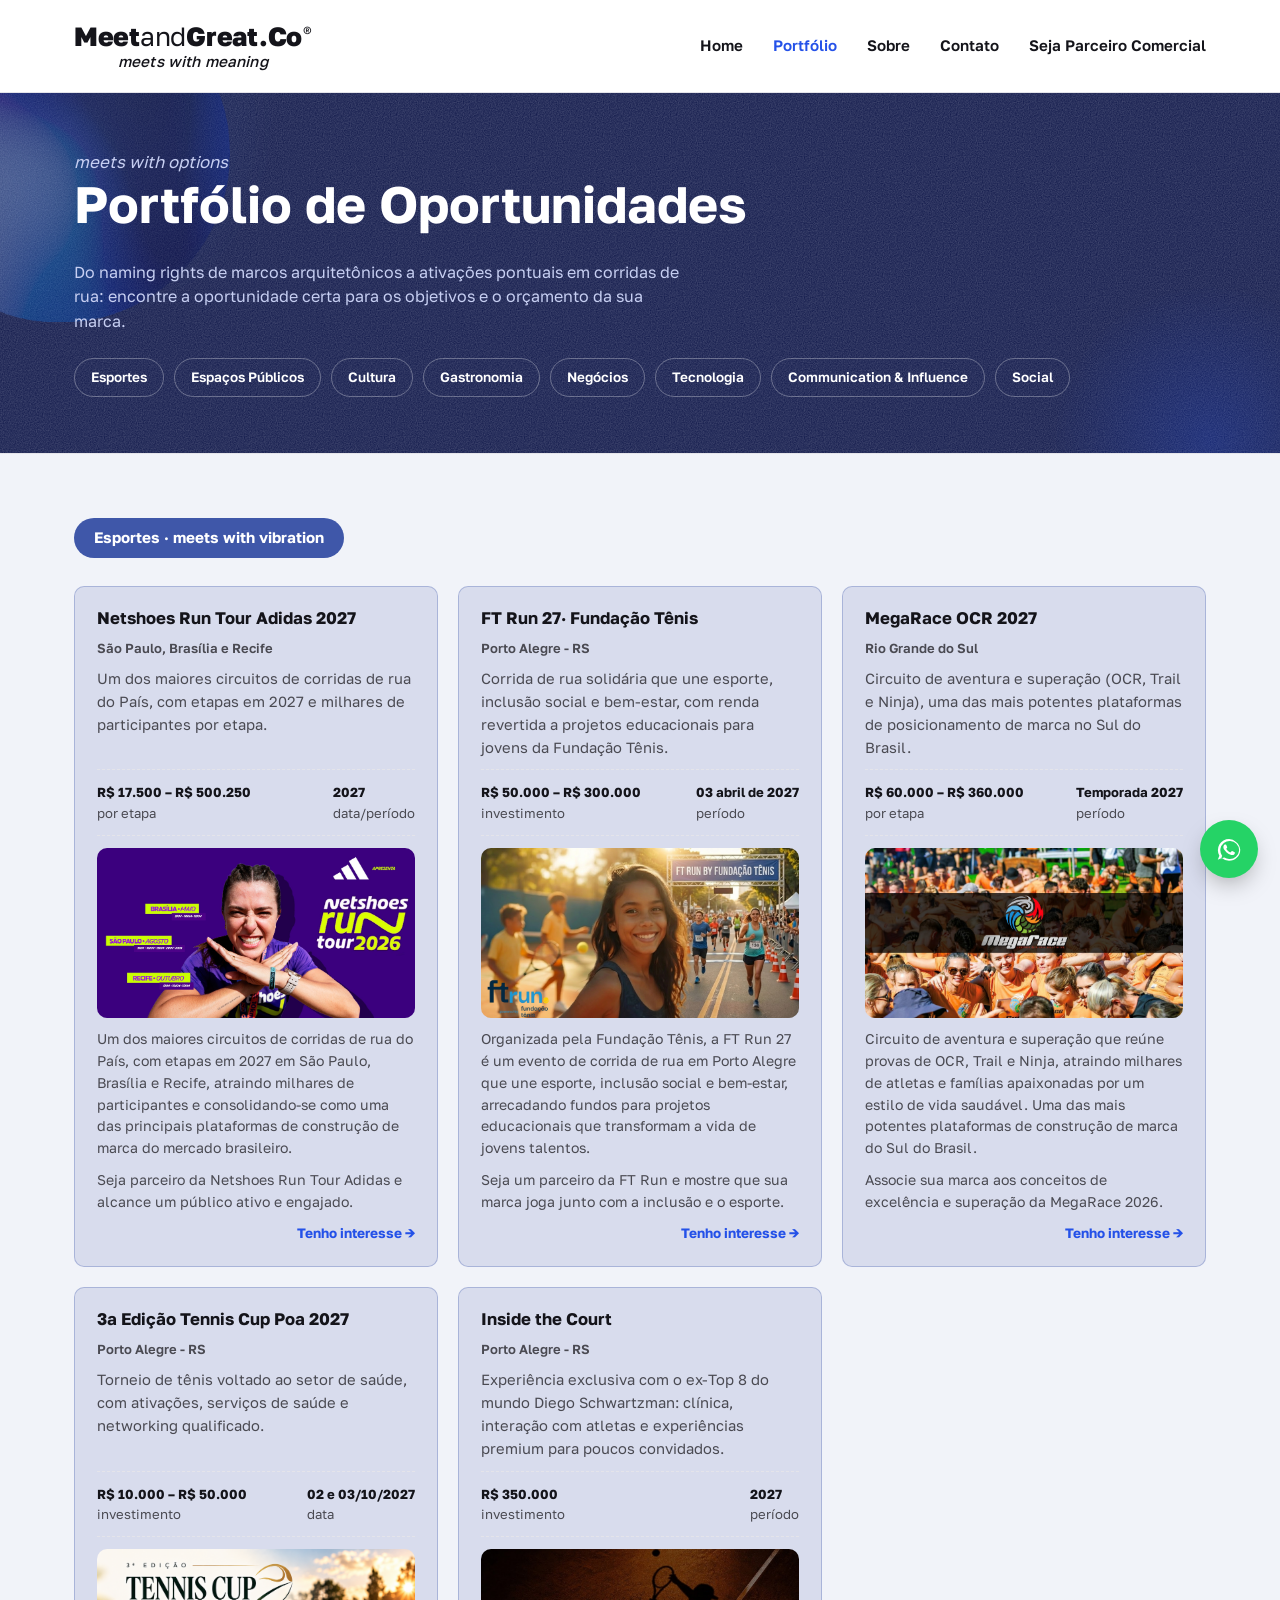
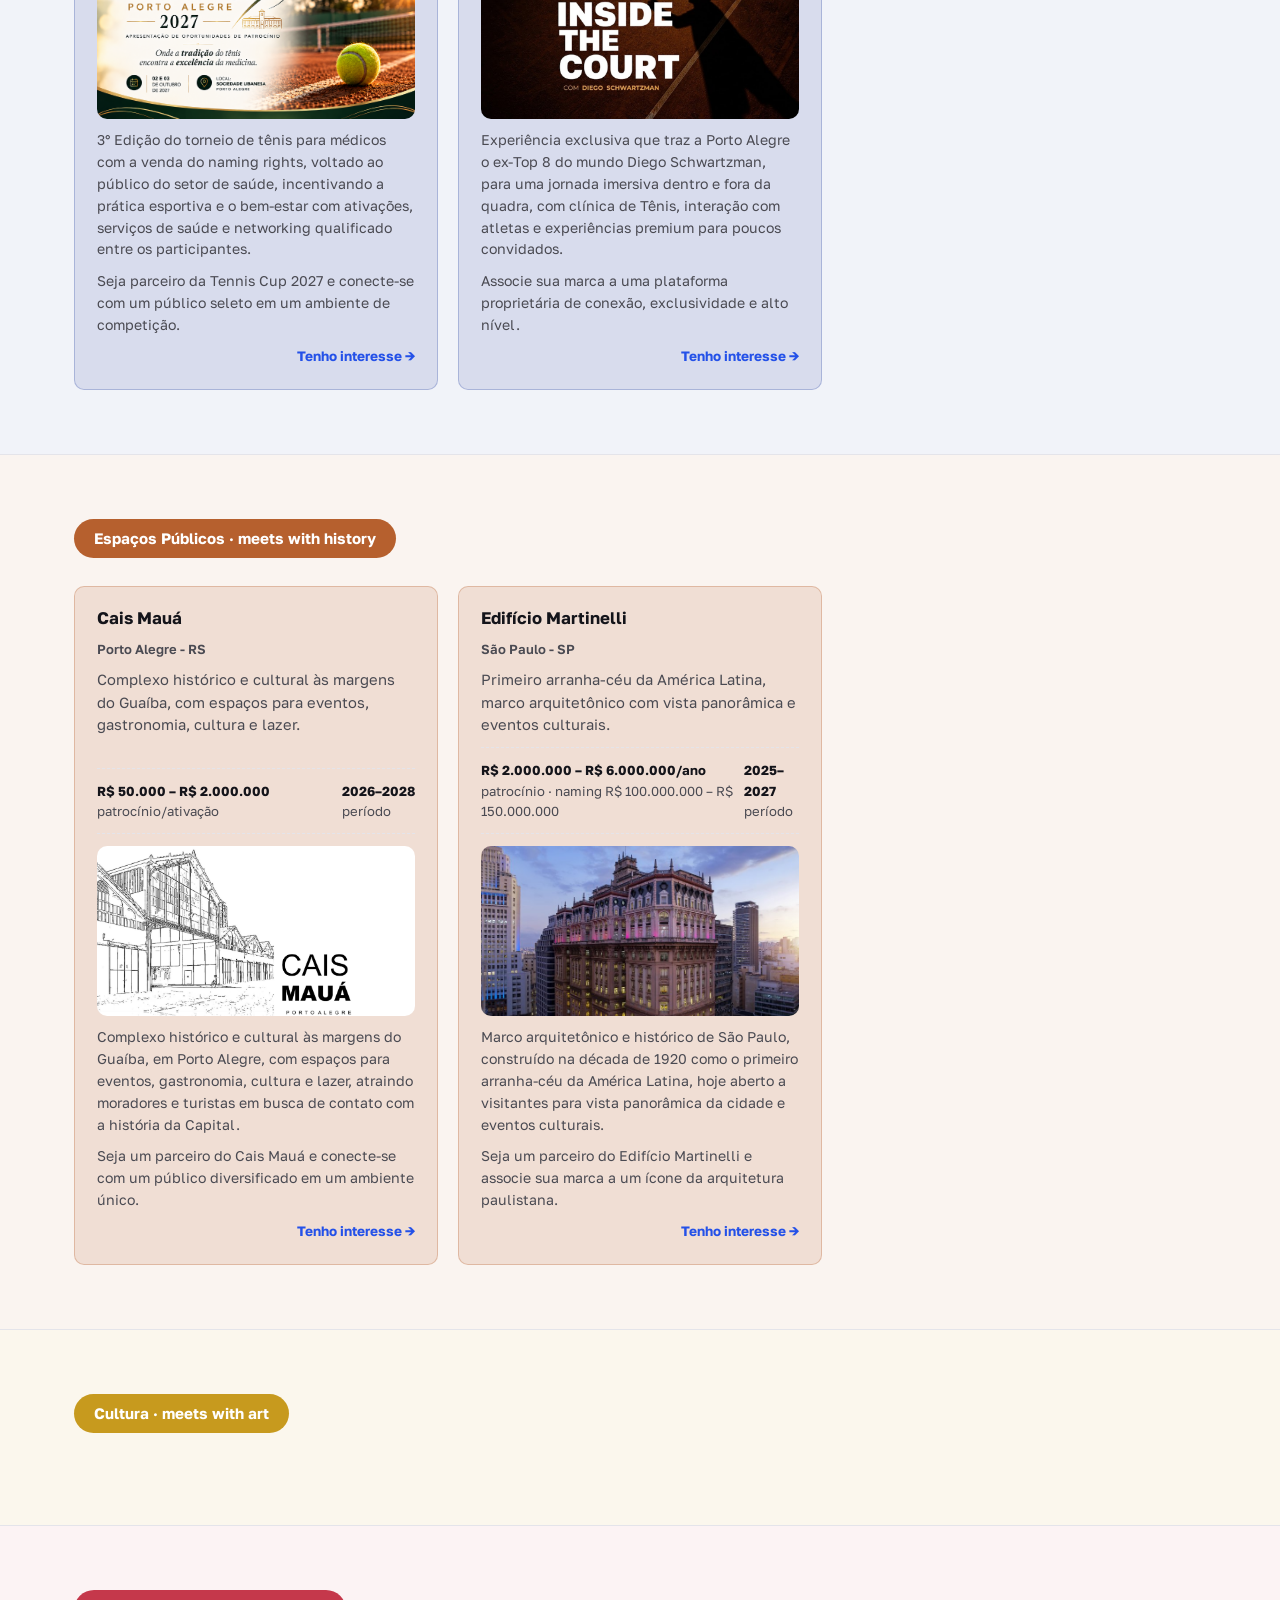
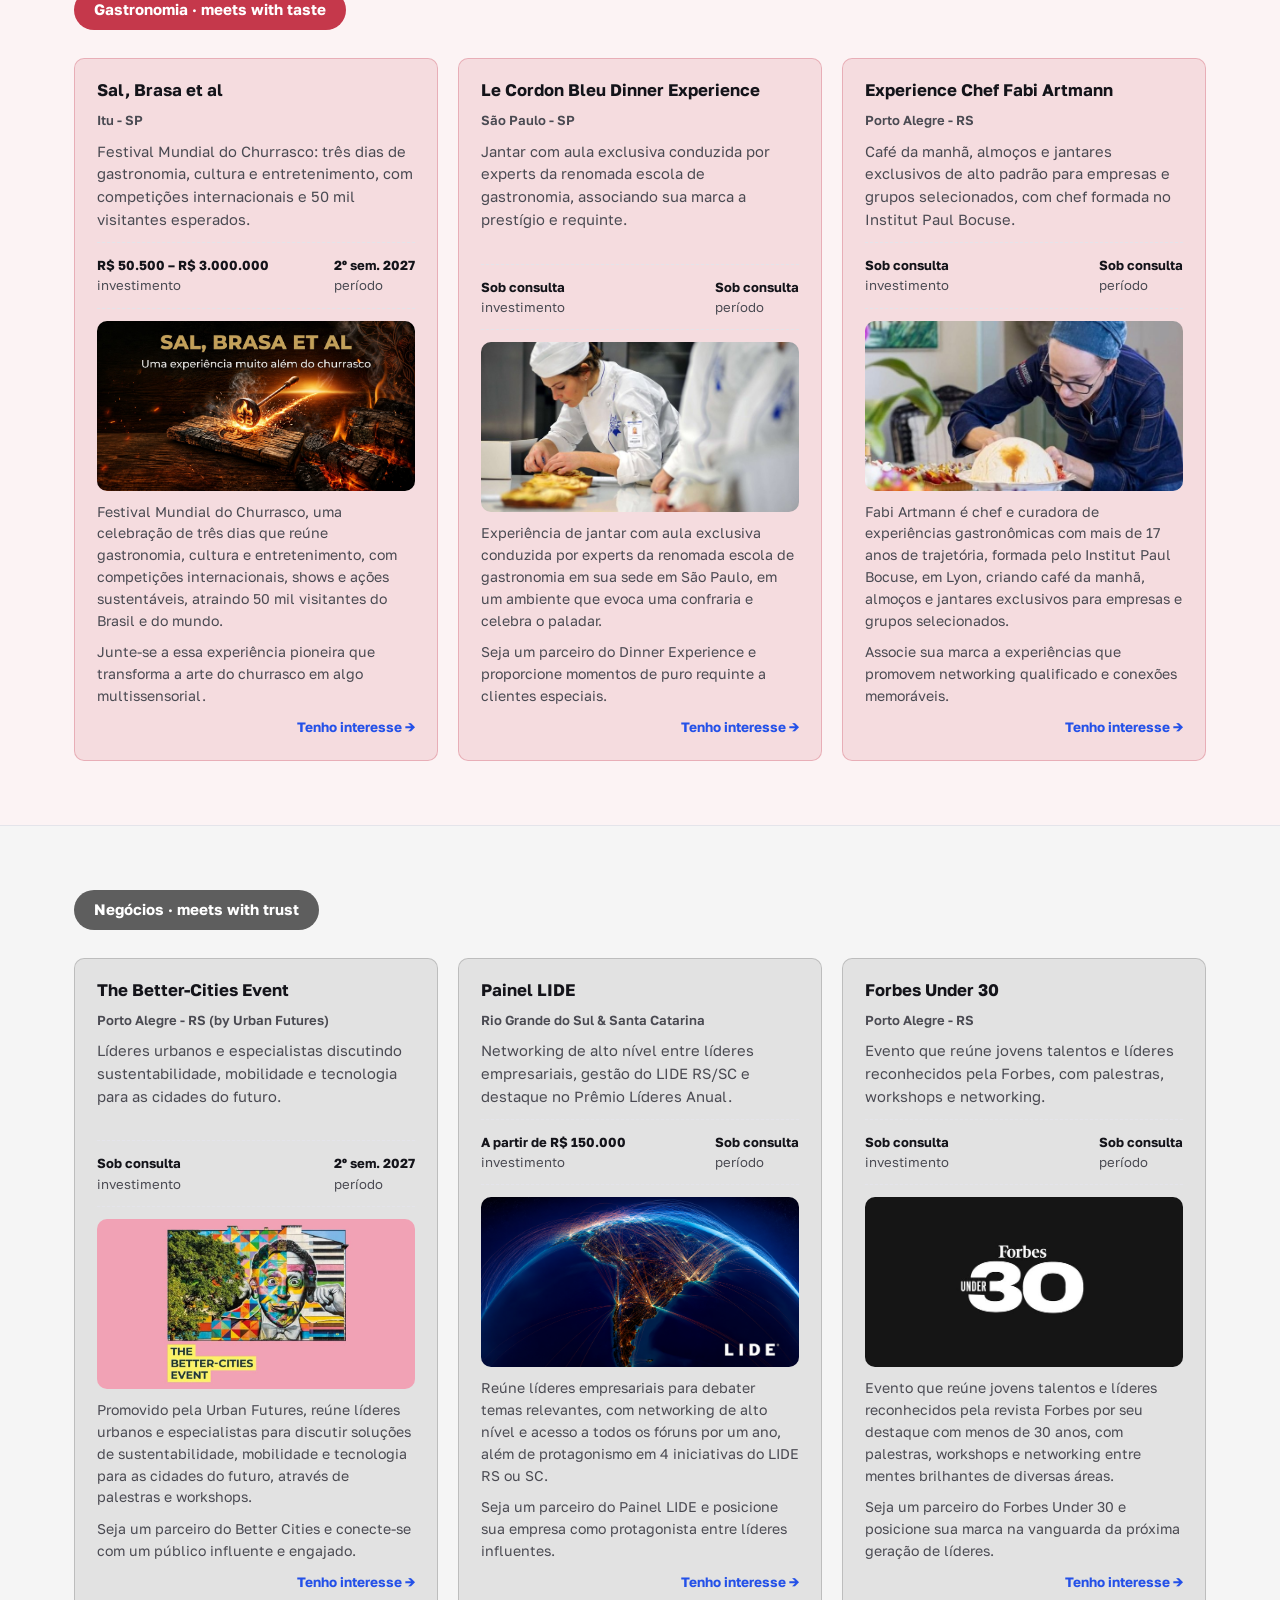
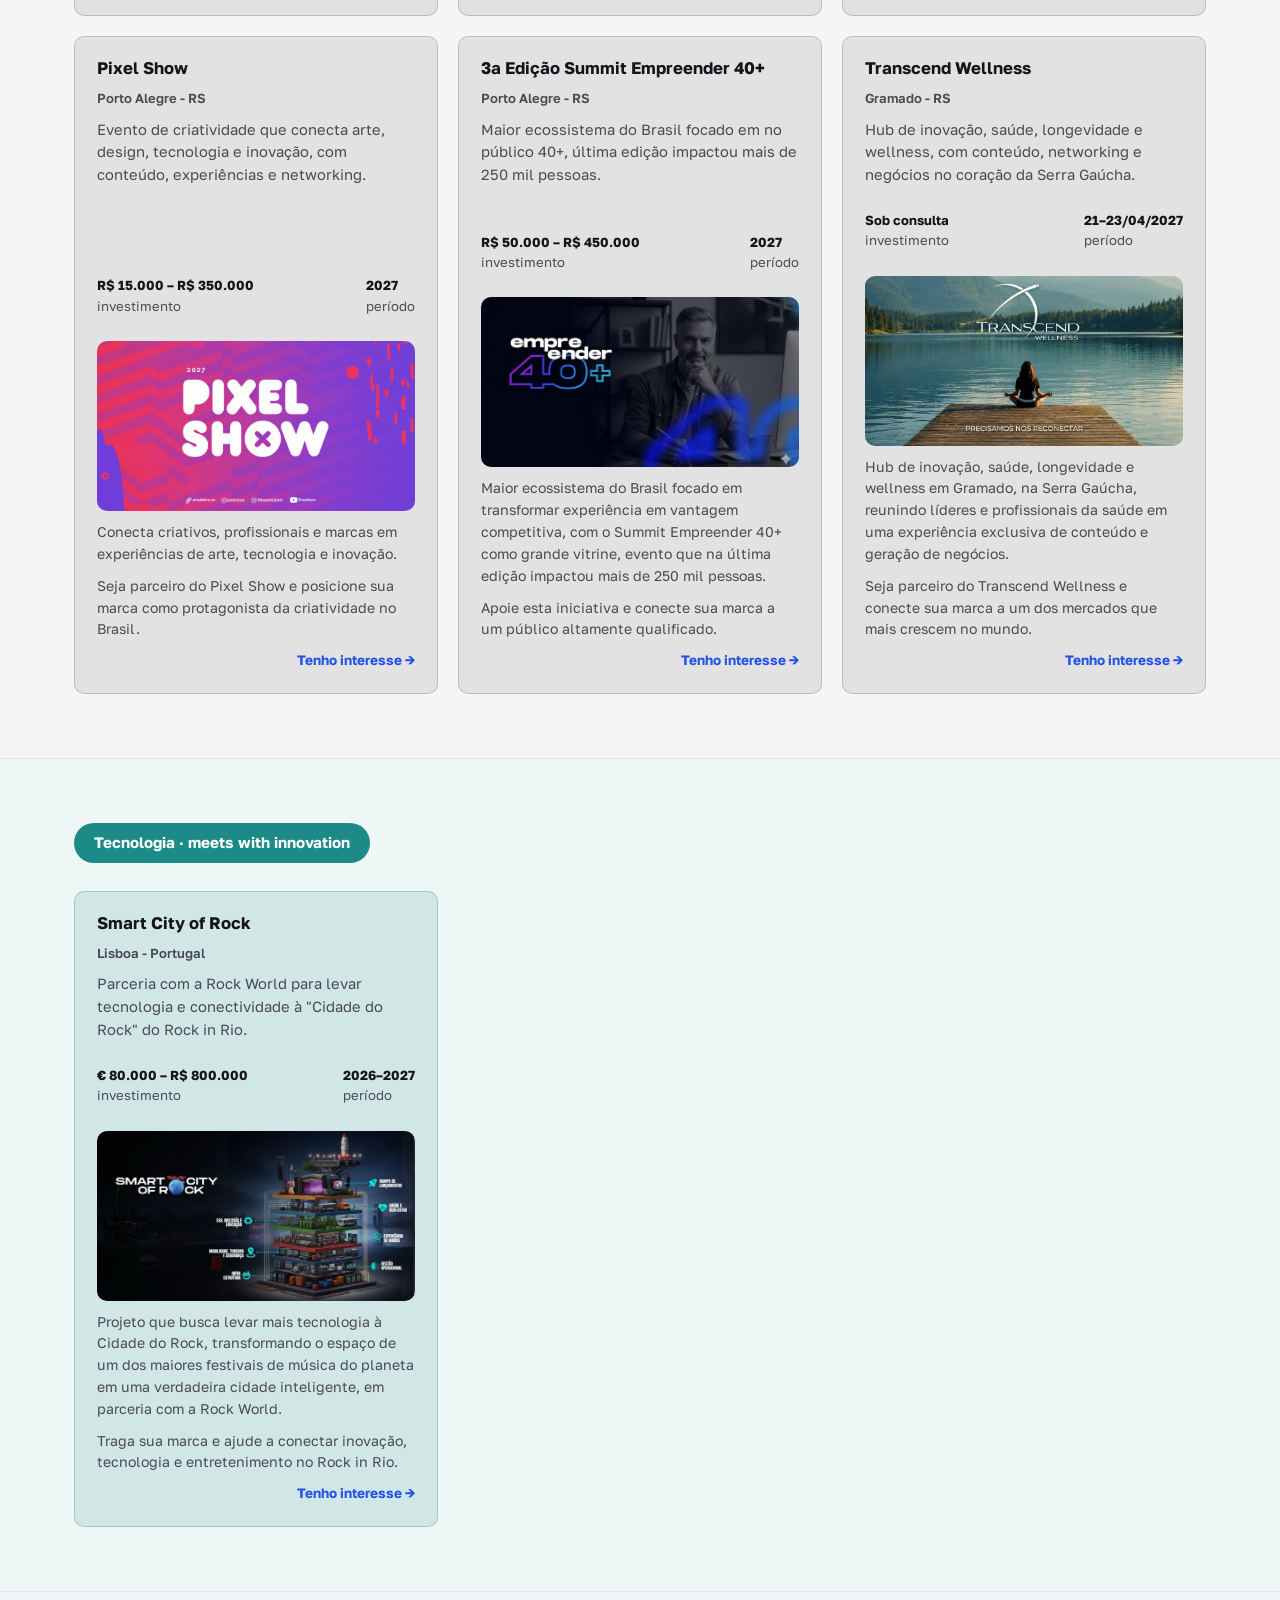
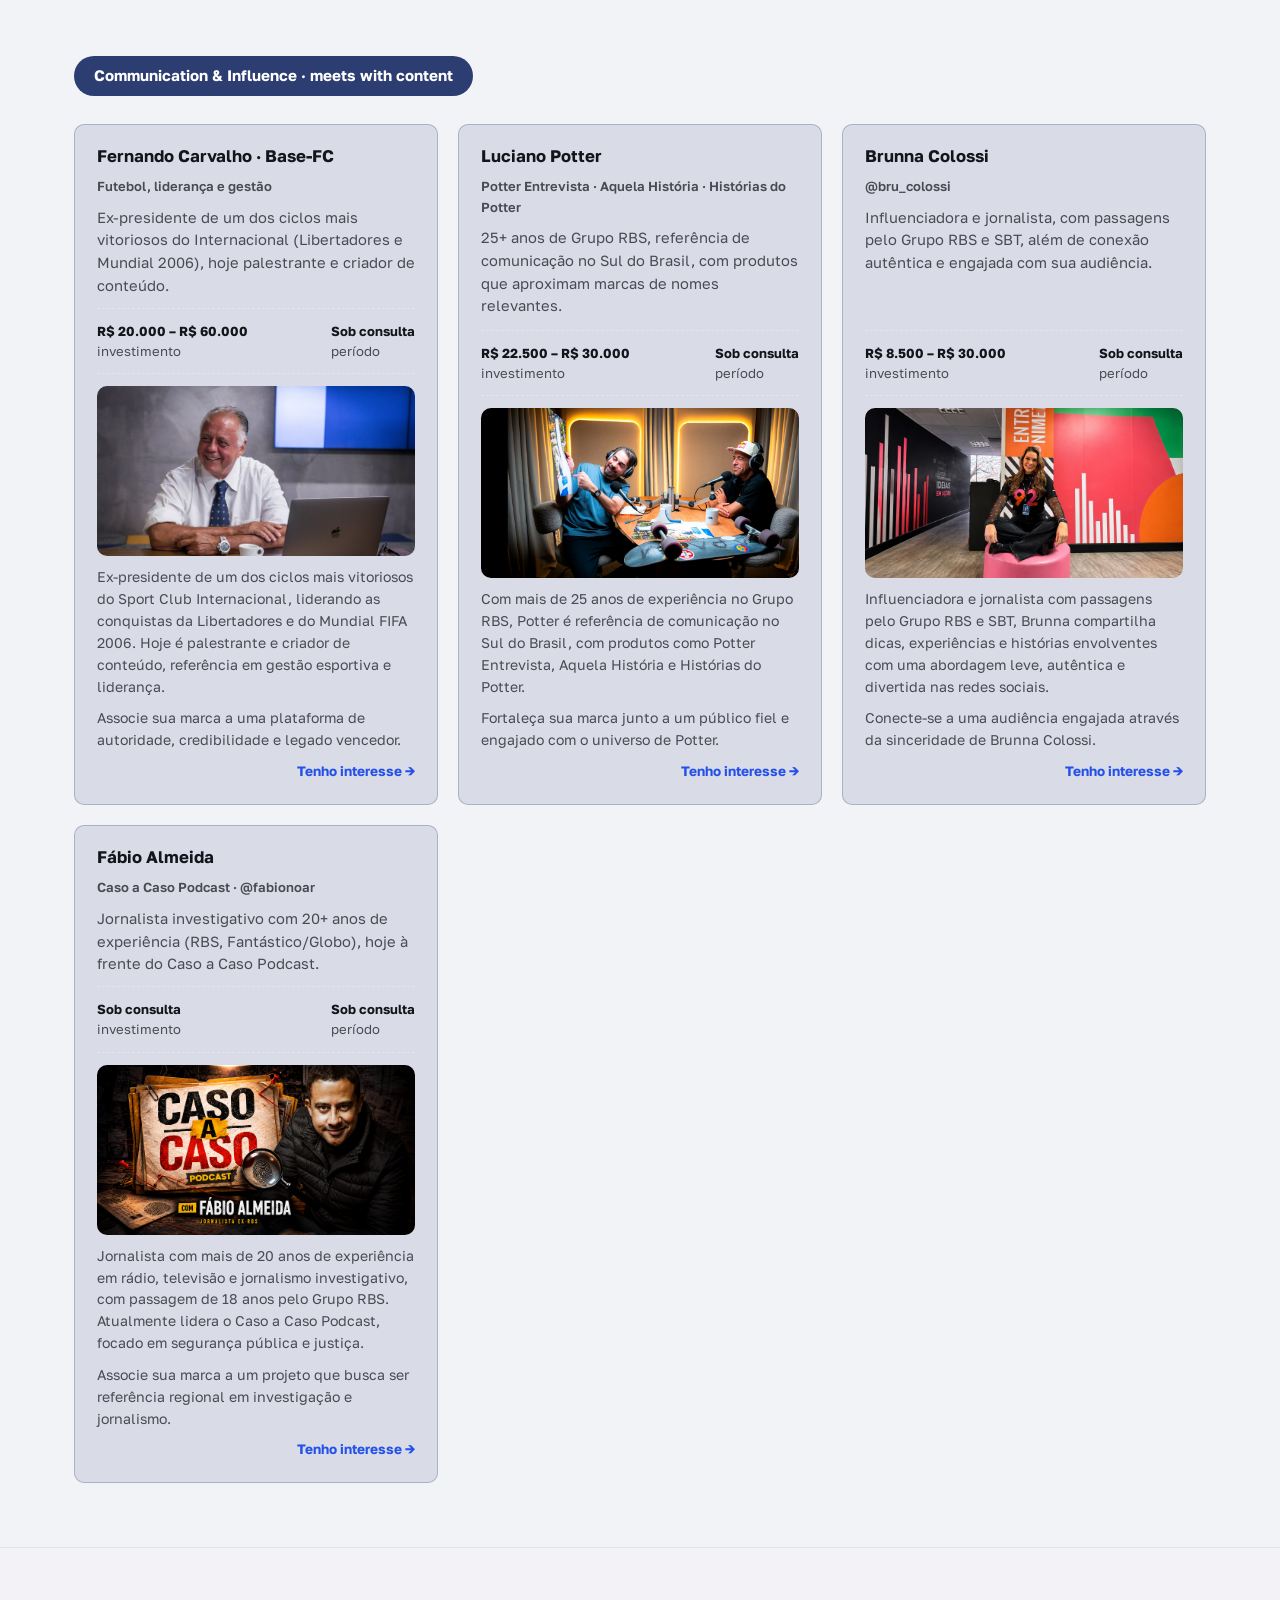
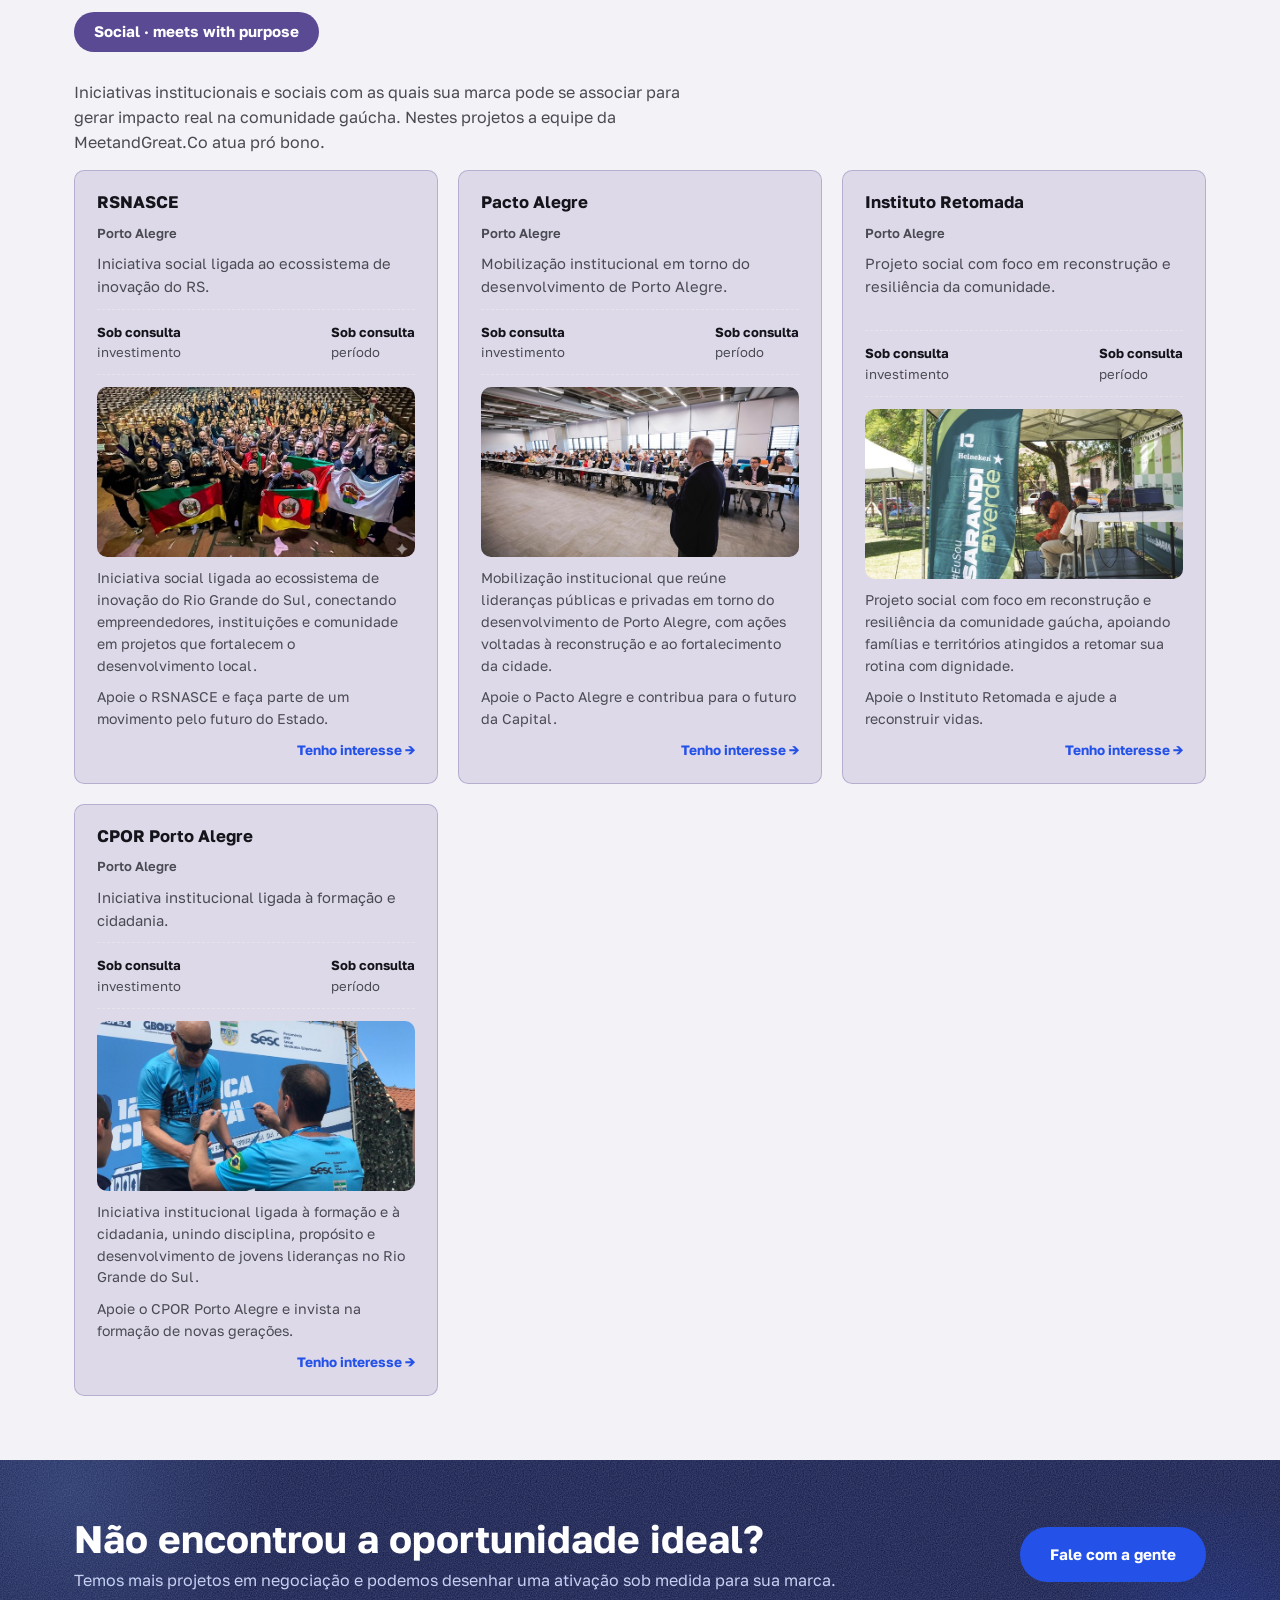
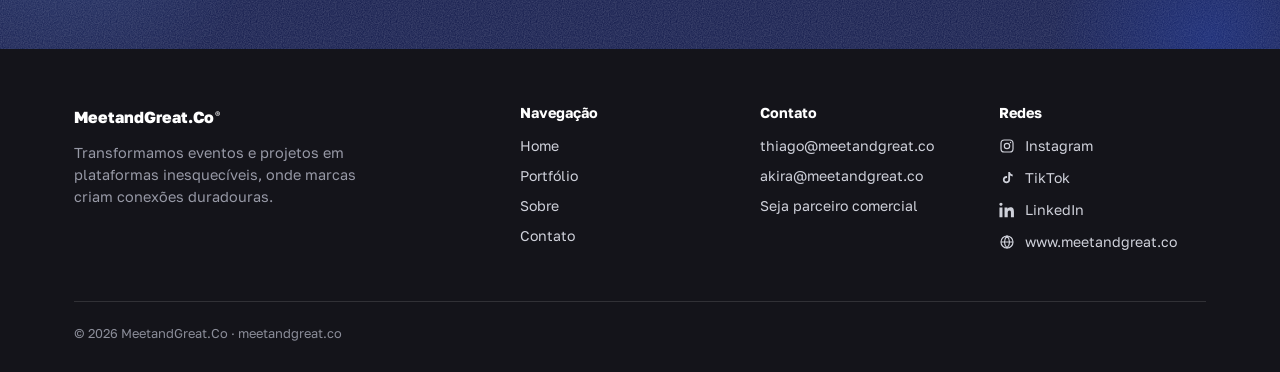
<file: portfolio.html>
<!DOCTYPE html>
<html lang="pt-BR">
<head>
<meta charset="UTF-8">
<meta name="viewport" content="width=device-width, initial-scale=1.0">
<title>Portfólio de Oportunidades · MeetandGreat.Co</title>
<meta name="description" content="Portfólio completo de oportunidades de patrocínio: esportes, espaços públicos, cultura, gastronomia, negócios, tecnologia e mais.">
<link rel="stylesheet" href="assets/css/style.css">
</head>
<body data-dynamic data-page="portfolio">

<a class="whatsapp-float" href="https://wa.me/5551982022962?text=Ol%C3%A1!%20Vim%20pelo%20site%20da%20MeetandGreat.Co." target="_blank" rel="noopener" aria-label="Falar no WhatsApp">
  <svg viewBox="0 0 24 24" fill="currentColor"><path d="M17.6 6.32A8.86 8.86 0 0 0 12.05 4a8.94 8.94 0 0 0-7.75 13.4L3 20.5l3.19-1.24a8.93 8.93 0 0 0 5.86 2.16h.01A8.94 8.94 0 0 0 21 12.5a8.87 8.87 0 0 0-3.4-6.18ZM12.06 19.9h-.01a7.4 7.4 0 0 1-3.78-1.04l-.27-.16-2.24.87.75-2.19-.18-.28a7.44 7.44 0 0 1 11.6-9.24 7.36 7.36 0 0 1 2.17 5.24 7.44 7.44 0 0 1-8.04 6.8Zm4.07-5.56c-.22-.11-1.32-.65-1.53-.73-.2-.08-.35-.11-.5.11-.15.22-.57.73-.7.88-.13.15-.26.16-.48.05-.22-.11-.94-.35-1.79-1.1-.66-.59-1.11-1.31-1.24-1.53-.13-.22-.01-.34.1-.45.1-.1.22-.26.33-.39.11-.13.15-.22.22-.37.07-.15.04-.28-.02-.39-.06-.11-.5-1.21-.69-1.66-.18-.43-.36-.37-.5-.38-.13-.01-.28-.01-.43-.01-.15 0-.39.06-.6.28-.2.22-.79.77-.79 1.87s.81 2.17.92 2.32c.11.15 1.6 2.44 3.87 3.42.54.23.96.37 1.29.48.54.17 1.03.15 1.42.09.43-.06 1.32-.54 1.51-1.06.19-.52.19-.97.13-1.06-.06-.1-.2-.15-.42-.26Z"/></svg>
</a>

<header class="site-header">
  <div class="wrap">
    <div class="brand">
      <a href="index.html" class="logo">Meet<span class="thin">and</span>Great.Co<sup class="reg">®</sup></a>
      <span class="brand-tagline">meets with meaning</span>
    </div>
    <nav class="main-nav">
      <a href="index.html">Home</a>
      <a href="portfolio.html">Portfólio</a>
      <a href="sobre.html">Sobre</a>
      <a href="contato.html">Contato</a>
      <a href="cadastro-comercial.html">Seja Parceiro Comercial</a>
    </nav>
    <button class="nav-toggle" aria-label="Abrir menu"><span></span><span></span><span></span></button>
  </div>
</header>

<section class="tight bg-dark">
  <span class="sphere-accent sz-md pos-tl"></span>
  <div class="wrap">
    <span class="tagline">meets with options</span>
    <h1>Portfólio de Oportunidades</h1>
    <p style="max-width:620px;">Do naming rights de marcos arquitetônicos a ativações pontuais em corridas de rua: encontre a oportunidade certa para os objetivos e o orçamento da sua marca.</p>
    <div class="jump-nav">
      <a href="#esportes">Esportes</a>
      <a href="#espacos-publicos">Espaços Públicos</a>
      <a href="#cultura">Cultura</a>
      <a href="#gastronomia">Gastronomia</a>
      <a href="#negocios">Negócios</a>
      <a href="#tecnologia">Tecnologia</a>
      <a href="#comunicacao">Communication &amp; Influence</a>
      <a href="#social">Social</a>
    </div>
  </div>
</section>

<div id="vertical-blocks">
<section class="vertical-block vtint-esportes" id="esportes">
  <div class="wrap">
    <span class="vertical-title v-esportes">Esportes · meets with vibration</span>
    
    <div class="opp-grid">

      <div class="opp-card"><h4>Netshoes Run Tour Adidas 2026</h4><span class="loc">São Paulo, Brasília e Recife</span><p>Um dos maiores circuitos de corridas de rua do País, com três etapas em 2026 e milhares de participantes por etapa.</p><div class="opp-meta"><div><b>R$ 17.500 – R$ 500.250</b><span>por etapa</span></div><div><b>2026</b><span>data/período</span></div></div><div class="opp-detail"><img src="assets/img/portfolio/netshoes-run-tour-adidas-2026.jpg" alt="Netshoes Run Tour Adidas 2026" loading="lazy"><p>Um dos maiores circuitos de corridas de rua do País, com três etapas em 2026 em São Paulo, Brasília e Recife, atraindo milhares de participantes e consolidando-se como uma das principais plataformas de construção de marca do mercado brasileiro.</p><p>Seja parceiro da Netshoes Run Tour Adidas e alcance um público ativo e engajado.</p></div><div class="opp-actions"><a class="interest" href="contato.html?interesse=Netshoes+Run+Tour+Adidas+2026">Tenho interesse →</a></div></div>

      <div class="opp-card"><h4>2ª Edição da Liga Run</h4><span class="loc">Porto Alegre - RS</span><p>Corrida beneficente da Liga Feminina de Combate ao Câncer do RS, associando sua marca a uma causa de diagnóstico precoce e hábitos saudáveis.</p><div class="opp-meta"><div><b>R$ 15.000 – R$ 250.000</b><span>investimento</span></div><div><b>13/09/2026</b><span>data</span></div></div><div class="opp-detail"><img src="assets/img/portfolio/liga-run.jpg" alt="2ª Edição da Liga Run" loading="lazy"><p>A Liga Feminina de Combate ao Câncer do Rio Grande do Sul promove uma corrida de rua beneficente, idealizada pela influenciadora Antônia Ranzolin Falcão, que busca conscientizar sobre o diagnóstico precoce do câncer e promover hábitos saudáveis.</p><p>Seja um parceiro da Liga Run e associe sua marca a uma causa que transforma vidas.</p></div><div class="opp-actions"><a class="interest" href="contato.html?interesse=Liga+Run">Tenho interesse →</a></div></div>

      <div class="opp-card"><h4>FT Run · Fundação Tênis</h4><span class="loc">Porto Alegre - RS</span><p>Corrida de rua que une esporte, inclusão social e bem-estar, com renda revertida a projetos educacionais para jovens.</p><div class="opp-meta"><div><b>R$ 50.000 – R$ 300.000</b><span>investimento</span></div><div><b>2º sem. 2026</b><span>período</span></div></div><div class="opp-detail"><img src="assets/img/portfolio/ft-run.jpg" alt="FT Run · Fundação Tênis" loading="lazy"><p>Organizada pela Fundação Tênis, a FT Run é um evento de corrida de rua em Porto Alegre que une esporte, inclusão social e bem-estar, arrecadando fundos para projetos educacionais que transformam a vida de jovens talentos.</p><p>Seja um parceiro da FT Run e mostre que sua marca joga junto com a inclusão e o esporte.</p></div><div class="opp-actions"><a class="interest" href="contato.html?interesse=FT+Run">Tenho interesse →</a></div></div>

      <div class="opp-card"><h4>Panvel Run 2026</h4><span class="loc">Porto Alegre - RS</span><p>Corrida de rua do Grupo Panvel com distâncias para todos os níveis, aquecimento, entretenimento e serviços de saúde.</p><div class="opp-meta"><div><b>R$ 40.000 – R$ 160.000</b><span>investimento</span></div><div><b>08/11/2026</b><span>data</span></div></div><div class="opp-detail"><img src="assets/img/portfolio/panvel-run.jpg" alt="Panvel Run 2026" loading="lazy"><p>Organizada pelo Grupo Panvel, a corrida oferece distâncias para todos os níveis, além de aquecimento, entretenimento e serviços de saúde, promovendo bem-estar e um estilo de vida ativo para clientes e comunidade.</p><p>Apoie a Panvel Run e aumente sua visibilidade enquanto impacta positivamente a comunidade.</p></div><div class="opp-actions"><a class="interest" href="contato.html?interesse=Panvel+Run">Tenho interesse →</a></div></div>

      <div class="opp-card"><h4>MegaRace OCR 2026</h4><span class="loc">Rio Grande do Sul</span><p>Circuito de aventura e superação (OCR, Trail e Ninja), uma das mais potentes plataformas de posicionamento de marca no Sul do Brasil.</p><div class="opp-meta"><div><b>R$ 60.000 – R$ 360.000</b><span>por etapa</span></div><div><b>Temporada 2026</b><span>período</span></div></div><div class="opp-detail"><img src="assets/img/portfolio/megarace-ocr-2026.jpg" alt="MegaRace OCR 2026" loading="lazy"><p>Circuito de aventura e superação que reúne provas de OCR, Trail e Ninja, atraindo milhares de atletas e famílias apaixonadas por um estilo de vida saudável. Uma das mais potentes plataformas de construção de marca do Sul do Brasil.</p><p>Associe sua marca aos conceitos de excelência e superação da MegaRace 2026.</p></div><div class="opp-actions"><a class="interest" href="contato.html?interesse=MegaRace+OCR+2026">Tenho interesse →</a></div></div>

      <div class="opp-card"><h4>5ª Meia Maratona Laghetto</h4><span class="loc">Gramado - RS</span><p>Corrida da Rede Laghetto de Hotéis na Serra Gaúcha, com percursos de 21km, 7km, 3km e Kids em cenário turístico.</p><div class="opp-meta"><div><b>R$ 20.000 – R$ 100.000</b><span>investimento</span></div><div><b>06/09/2026</b><span>data</span></div></div><div class="opp-detail"><img src="assets/img/portfolio/meia-maratona-laghetto.jpg" alt="5ª Meia Maratona Laghetto" loading="lazy"><p>Organizada pela Rede Laghetto de Hotéis em Gramado, na Serra Gaúcha, a prova reúne corredores de diversos níveis em percursos de 21km, 7km, 3km e Kids, unindo turismo, esporte e bem-estar em cenário privilegiado.</p><p>Seja parceiro da Meia Maratona Laghetto e conquiste um público seleto em um cenário inspirador.</p></div><div class="opp-actions"><a class="interest" href="contato.html?interesse=Meia+Maratona+Laghetto">Tenho interesse →</a></div></div>

      <div class="opp-card"><h4>2ª Edição AMRIGS Tennis Cup</h4><span class="loc">Porto Alegre - RS</span><p>Torneio de tênis amador voltado ao setor de saúde, com ativações, serviços de saúde e networking qualificado.</p><div class="opp-meta"><div><b>R$ 20.000 – R$ 150.000</b><span>investimento</span></div><div><b>17–18/10/2026</b><span>data</span></div></div><div class="opp-detail"><img src="assets/img/portfolio/amrigs-tennis-cup.jpg" alt="2ª Edição AMRIGS Tennis Cup" loading="lazy"><p>Torneio de tênis amador com naming da AMRIGS, voltado ao público do setor de saúde, incentivando a prática esportiva e o bem-estar com ativações, serviços de saúde e networking qualificado entre os participantes.</p><p>Seja parceiro da AMRIGS Tennis Cup e conecte-se com um público seleto em um ambiente de competição.</p></div><div class="opp-actions"><a class="interest" href="contato.html?interesse=AMRIGS+Tennis+Cup">Tenho interesse →</a></div></div>

      <div class="opp-card"><h4>Inside the Court</h4><span class="loc">Porto Alegre - RS</span><p>Experiência exclusiva com o ex-Top 8 do mundo Diego Schwartzman: clínica, interação com atletas e experiências premium para poucos convidados.</p><div class="opp-meta"><div><b>R$ 350.000</b><span>investimento</span></div><div><b>Nov/2026</b><span>período</span></div></div><div class="opp-detail"><img src="assets/img/portfolio/inside-the-court.jpg" alt="Inside the Court" loading="lazy"><p>Experiência exclusiva que traz a Porto Alegre o ex-Top 8 do mundo Diego Schwartzman, para uma jornada imersiva dentro e fora da quadra, com clínica, interação com atletas e experiências premium para poucos convidados.</p><p>Associe sua marca a uma plataforma proprietária de conexão, exclusividade e alto nível.</p></div><div class="opp-actions"><a class="interest" href="contato.html?interesse=Inside+the+Court">Tenho interesse →</a></div></div>

      <div class="opp-card"><h4>11ª Edição Matriz Skate Pro</h4><span class="loc">Porto Alegre - RS</span><p>Um dos eventos de street skate mais tradicionais do Brasil, com parceria da Confederação Brasileira de Skateboarding em 2026.</p><div class="opp-meta"><div><b>R$ 350.000 – R$ 1.000.000</b><span>investimento</span></div><div><b>Nov/2026</b><span>período</span></div></div><div class="opp-detail"><img src="assets/img/portfolio/matriz-skate-pro.jpg" alt="11ª Edição Matriz Skate Pro" loading="lazy"><p>Um dos eventos de street skate mais tradicionais do Brasil, reconhecido desde os anos 90 por revelar talentos e promover a cultura urbana, agora com a parceria estratégica da Confederação Brasileira de Skateboarding.</p><p>Seja parceiro do Matriz Skate Pro e conecte-se com um público apaixonado por esporte e cultura urbana.</p></div><div class="opp-actions"><a class="interest" href="contato.html?interesse=Matriz+Skate+Pro">Tenho interesse →</a></div></div>

    </div>
  </div>
</section>

<section class="vertical-block vtint-espacos" id="espacos-publicos">
  <div class="wrap">
    <span class="vertical-title v-espacos">Espaços Públicos · meets with history</span>
    
    <div class="opp-grid">

      <div class="opp-card"><h4>Cais Mauá</h4><span class="loc">Porto Alegre - RS</span><p>Complexo histórico e cultural às margens do Guaíba, com espaços para eventos, gastronomia, cultura e lazer.</p><div class="opp-meta"><div><b>R$ 50.000 – R$ 2.000.000</b><span>patrocínio/ativação</span></div><div><b>2026–2028</b><span>período</span></div></div><div class="opp-detail"><img src="assets/img/portfolio/cais-maua.jpg" alt="Cais Mauá" loading="lazy"><p>Complexo histórico e cultural às margens do Guaíba, em Porto Alegre, com espaços para eventos, gastronomia, cultura e lazer, atraindo moradores e turistas em busca de contato com a história da Capital.</p><p>Seja um parceiro do Cais Mauá e conecte-se com um público diversificado em um ambiente único.</p></div><div class="opp-actions"><a class="interest" href="contato.html?interesse=Cais+Maua">Tenho interesse →</a></div></div>

      <div class="opp-card"><h4>Parque Unipraias</h4><span class="loc">Balneário Camboriú - SC</span><p>Complexo turístico com teleférico e trilhas ecológicas, recebendo mais de 1 milhão de visitantes por ano.</p><div class="opp-meta"><div><b>R$ 400.000/mês</b><span>investimento</span></div><div><b>5 anos</b><span>período</span></div></div><div class="opp-detail"><img src="assets/img/portfolio/parque-unipraias.jpg" alt="Parque Unipraias" loading="lazy"><p>Complexo turístico em Balneário Camboriú com teleférico, trilhas ecológicas, mirantes panorâmicos e o trenó de montanha Youhooo!, recebendo mais de 1 milhão de visitantes por ano em experiências únicas em meio à natureza.</p><p>Seja parceiro do Parque Unipraias e conecte sua marca a um destino turístico consolidado.</p></div><div class="opp-actions"><a class="interest" href="contato.html?interesse=Parque+Unipraias">Tenho interesse →</a></div></div>

      <div class="opp-card"><h4>Edifício Martinelli</h4><span class="loc">São Paulo - SP</span><p>Primeiro arranha-céu da América Latina, marco arquitetônico com vista panorâmica e eventos culturais.</p><div class="opp-meta"><div><b>R$ 2.000.000 – R$ 6.000.000/ano</b><span>patrocínio · naming R$ 100.000.000 – R$ 150.000.000</span></div><div><b>2025–2027</b><span>período</span></div></div><div class="opp-detail"><img src="assets/img/portfolio/edificio-martinelli.jpg" alt="Edifício Martinelli" loading="lazy"><p>Marco arquitetônico e histórico de São Paulo, construído na década de 1920 como o primeiro arranha-céu da América Latina, hoje aberto a visitantes para vista panorâmica da cidade e eventos culturais.</p><p>Seja um parceiro do Edifício Martinelli e associe sua marca a um ícone da arquitetura paulistana.</p></div><div class="opp-actions"><a class="interest" href="contato.html?interesse=Edificio+Martinelli">Tenho interesse →</a></div></div>

    </div>
  </div>
</section>

<section class="vertical-block vtint-cultura" id="cultura">
  <div class="wrap">
    <span class="vertical-title v-cultura">Cultura · meets with art</span>
    
    <div class="opp-grid">

      <div class="opp-card"><h4>Centro Cultural Caldeira</h4><span class="loc">Porto Alegre - RS</span><p>Coração de um polo de inovação e criatividade do Instituto Caldeira, com projeto aprovado via Lei Rouanet.</p><div class="opp-meta"><div><b>R$ 250.000 – R$ 1.500.000</b><span>investimento</span></div><div><b>2025–2027</b><span>período</span></div></div><div class="opp-detail"><img src="assets/img/portfolio/centro-cultural-caldeira.jpg" alt="Centro Cultural Caldeira" loading="lazy"><p>Coração de um polo de inovação e criatividade que o Instituto Caldeira está construindo em Porto Alegre, um ecossistema dedicado à transformação através da cultura no desenvolvimento de um distrito vibrante.</p><p>Seja parceiro do Centro Cultural Caldeira e conecte-se com um ambiente de transformação e inspiração.</p></div><div class="opp-actions"><a class="interest" href="contato.html?interesse=Centro+Cultural+Caldeira">Tenho interesse →</a></div></div>

      <div class="opp-card"><h4>400 Anos das Missões Jesuíticas</h4><span class="loc">São Miguel das Missões - RS</span><p>Comemoração de um patrimônio histórico e cultural de reconhecimento mundial, com eventos culturais, educativos e turísticos.</p><div class="opp-meta"><div><b>R$ 6.000.000</b><span>(R$ 2.500.000 via Lei Rouanet)</span></div><div><b>Nov/2026</b><span>período</span></div></div><div class="opp-detail"><img src="assets/img/portfolio/400-anos-das-missoes.jpg" alt="400 Anos das Missões Jesuíticas" loading="lazy"><p>Em 2026 celebraremos os 400 Anos das Missões Jesuíticas, um legado de cultura, fé e história que transcende séculos, com eventos culturais, educativos e turísticos que valorizam esse patrimônio da humanidade.</p><p>Seja parceiro das comemorações e conecte sua marca à história e à cultura brasileira.</p></div><div class="opp-actions"><a class="interest" href="contato.html?interesse=400+Anos+das+Missoes">Tenho interesse →</a></div></div>

      <div class="opp-card"><h4>Filme "O Segredo de Táθos"</h4><span class="loc">Fantástico Laboratório</span><p>Aventura familiar brasileira com o robô Byte, uma plataforma de entretenimento, educação e licenciamento, com incentivo via Lei do Audiovisual e ProAC ICMS.</p><div class="opp-meta"><div><b>R$ 220.000 – R$ 580.000</b><span>investimento</span></div><div><b>2026</b><span>período</span></div></div><div class="opp-detail"><img src="assets/img/portfolio/filme-fantastico-laboratorio.jpg" alt="Filme "O Segredo de Táθos"" loading="lazy"><p>Aventura familiar brasileira que une nostalgia, tecnologia e emoção através do carismático robô Byte, com alto potencial de licenciamento e ativações de marca, aprovada via Lei do Audiovisual e ProAC ICMS.</p><p>Associe sua marca a uma plataforma de entretenimento, educação e impacto social.</p></div><div class="opp-actions"><a class="interest" href="contato.html?interesse=Filme+Fantastico+Laboratorio">Tenho interesse →</a></div></div>

      <div class="opp-card"><h4>Primavera Musical</h4><span class="loc">Porto Alegre e Região Metropolitana</span><p>No primeiro dia da primavera, música instrumental em locais públicos e privados celebrando o renascimento e a esperança da estação.</p><div class="opp-meta"><div><b>R$ 30.000 – R$ 200.000</b><span>investimento</span></div><div><b>Set/2026</b><span>período</span></div></div><div class="opp-detail"><img src="assets/img/portfolio/primavera-musical.jpg" alt="Primavera Musical" loading="lazy"><p>No primeiro dia da primavera, o evento transforma a cidade em um palco vibrante, com apresentações instrumentais em locais públicos e privados que celebram o renascimento e a esperança que a estação representa.</p><p>Seja parceiro do Primavera Musical e leve sua marca a um momento mágico e inesquecível.</p></div><div class="opp-actions"><a class="interest" href="contato.html?interesse=Primavera+Musical">Tenho interesse →</a></div></div>

    </div>
  </div>
</section>

<section class="vertical-block vtint-gastronomia" id="gastronomia">
  <div class="wrap">
    <span class="vertical-title v-gastronomia">Gastronomia · meets with taste</span>
    
    <div class="opp-grid">

      <div class="opp-card"><h4>Sal, Brasa et al</h4><span class="loc">Itu - SP</span><p>Festival Mundial do Churrasco: três dias de gastronomia, cultura e entretenimento, com competições internacionais e 50 mil visitantes esperados.</p><div class="opp-meta"><div><b>R$ 50.500 – R$ 3.000.000</b><span>investimento</span></div><div><b>2º sem. 2027</b><span>período</span></div></div><div class="opp-detail"><img src="assets/img/portfolio/sal-brasa-et-al.jpg" alt="Sal, Brasa et al" loading="lazy"><p>Festival Mundial do Churrasco, uma celebração de três dias que reúne gastronomia, cultura e entretenimento, com competições internacionais, shows e ações sustentáveis, atraindo 50 mil visitantes do Brasil e do mundo.</p><p>Junte-se a essa experiência pioneira que transforma a arte do churrasco em algo multissensorial.</p></div><div class="opp-actions"><a class="interest" href="contato.html?interesse=Sal+Brasa+et+al">Tenho interesse →</a></div></div>

      <div class="opp-card"><h4>Le Cordon Bleu Dinner Experience</h4><span class="loc">São Paulo - SP</span><p>Jantar com aula exclusiva conduzida por experts da renomada escola de gastronomia, associando sua marca a prestígio e requinte.</p><div class="opp-meta"><div><b>Sob consulta</b><span>investimento</span></div><div><b>Sob consulta</b><span>período</span></div></div><div class="opp-detail"><img src="assets/img/portfolio/le-cordon-bleu.jpg" alt="Le Cordon Bleu Dinner Experience" loading="lazy"><p>Experiência de jantar com aula exclusiva conduzida por experts da renomada escola de gastronomia em sua sede em São Paulo, em um ambiente que evoca uma confraria e celebra o paladar.</p><p>Seja um parceiro do Dinner Experience e proporcione momentos de puro requinte a clientes especiais.</p></div><div class="opp-actions"><a class="interest" href="contato.html?interesse=Le+Cordon+Bleu">Tenho interesse →</a></div></div>

      <div class="opp-card"><h4>Experience Chef Fabi Artmann</h4><span class="loc">Porto Alegre - RS</span><p>Café da manhã, almoços e jantares exclusivos de alto padrão para empresas e grupos selecionados, com chef formada no Institut Paul Bocuse.</p><div class="opp-meta"><div><b>Sob consulta</b><span>investimento</span></div><div><b>Sob consulta</b><span>período</span></div></div><div class="opp-detail"><img src="assets/img/portfolio/chef-fabi-artmann.jpg" alt="Experience Chef Fabi Artmann" loading="lazy"><p>Fabi Artmann é chef e curadora de experiências gastronômicas com mais de 17 anos de trajetória, formada pelo Institut Paul Bocuse, em Lyon, criando café da manhã, almoços e jantares exclusivos para empresas e grupos selecionados.</p><p>Associe sua marca a experiências que promovem networking qualificado e conexões memoráveis.</p></div><div class="opp-actions"><a class="interest" href="contato.html?interesse=Chef+Fabi+Artmann">Tenho interesse →</a></div></div>

    </div>
  </div>
</section>

<section class="vertical-block vtint-negocios" id="negocios">
  <div class="wrap">
    <span class="vertical-title v-negocios">Negócios · meets with trust</span>
    
    <div class="opp-grid">

      <div class="opp-card"><h4>Painel LIDE</h4><span class="loc">Rio Grande do Sul &amp; Santa Catarina</span><p>Networking de alto nível entre líderes empresariais, com protagonismo em 4 iniciativas do LIDE RS/SC e destaque no Prêmio Líderes Anual.</p><div class="opp-meta"><div><b>A partir de R$ 150.000</b><span>investimento</span></div><div><b>Sob consulta</b><span>período</span></div></div><div class="opp-detail"><img src="assets/img/portfolio/painel-lide.jpg" alt="Painel LIDE" loading="lazy"><p>Reúne líderes empresariais para debater temas relevantes, com networking de alto nível e acesso a todos os fóruns por um ano, além de protagonismo em 4 iniciativas do LIDE RS ou SC.</p><p>Seja um parceiro do Painel LIDE e posicione sua empresa como protagonista entre líderes influentes.</p></div><div class="opp-actions"><a class="interest" href="contato.html?interesse=Painel+LIDE">Tenho interesse →</a></div></div>

      <div class="opp-card"><h4>Forbes Under 30</h4><span class="loc">Porto Alegre - RS</span><p>Evento que reúne jovens talentos e líderes reconhecidos pela Forbes, com palestras, workshops e networking.</p><div class="opp-meta"><div><b>Sob consulta</b><span>investimento</span></div><div><b>Sob consulta</b><span>período</span></div></div><div class="opp-detail"><img src="assets/img/portfolio/forbes-under-30.jpg" alt="Forbes Under 30" loading="lazy"><p>Evento que reúne jovens talentos e líderes reconhecidos pela revista Forbes por seu destaque com menos de 30 anos, com palestras, workshops e networking entre mentes brilhantes de diversas áreas.</p><p>Seja um parceiro do Forbes Under 30 e posicione sua marca na vanguarda da próxima geração de líderes.</p></div><div class="opp-actions"><a class="interest" href="contato.html?interesse=Forbes+Under+30">Tenho interesse →</a></div></div>

      <div class="opp-card"><h4>The Better-Cities Event</h4><span class="loc">Porto Alegre - RS (by Urban Futures)</span><p>Líderes urbanos e especialistas discutindo sustentabilidade, mobilidade e tecnologia para as cidades do futuro.</p><div class="opp-meta"><div><b>Sob consulta</b><span>investimento</span></div><div><b>2º sem. 2027</b><span>período</span></div></div><div class="opp-detail"><img src="assets/img/portfolio/better-cities-event.jpg" alt="The Better-Cities Event" loading="lazy"><p>Promovido pela Urban Futures, reúne líderes urbanos e especialistas para discutir soluções de sustentabilidade, mobilidade e tecnologia para as cidades do futuro, através de palestras e workshops.</p><p>Seja um parceiro do Better Cities e conecte-se com um público influente e engajado.</p></div><div class="opp-actions"><a class="interest" href="contato.html?interesse=Better-Cities+Event">Tenho interesse →</a></div></div>

      <div class="opp-card"><h4>Expointer · ExpoMentes</h4><span class="loc">Esteio - RS</span><p>Plataforma de conteúdo e negócios dentro da maior feira do agronegócio da América Latina, com aprovação via Lei Rouanet.</p><div class="opp-meta"><div><b>R$ 100.000 – R$ 997.000</b><span>investimento</span></div><div><b>30/08–07/09/2026</b><span>período</span></div></div><div class="opp-detail"><img src="assets/img/portfolio/expomentes.jpg" alt="Expointer · ExpoMentes" loading="lazy"><p>Plataforma de conteúdo e negócios dentro da Expointer 2026, a maior feira do agronegócio da América Latina, reunindo empresários, investidores e líderes em um ambiente premium com aprovação via Lei Rouanet.</p><p>Seja parceiro do ExpoMentes e posicione sua marca junto a grandes nomes do mercado.</p></div><div class="opp-actions"><a class="interest" href="contato.html?interesse=ExpoMentes">Tenho interesse →</a></div></div>

      <div class="opp-card"><h4>Encontro Nacional do Futebol Feminino</h4><span class="loc">Arena do Grêmio, Porto Alegre - RS</span><p>Conteúdo, networking e negócios no ciclo da Copa do Mundo Feminina FIFA 2027, com foco em diversidade e protagonismo feminino.</p><div class="opp-meta"><div><b>R$ 10.000 – R$ 50.000</b><span>investimento</span></div><div><b>24–25/09/2026</b><span>período</span></div></div><div class="opp-detail"><img src="assets/img/portfolio/futebol-feminino.jpg" alt="Encontro Nacional do Futebol Feminino" loading="lazy"><p>Plataforma de conteúdo, networking e negócios no ciclo da Copa do Mundo Feminina FIFA 2027, realizada na Arena do Grêmio, com foco em fortalecer o mercado e o protagonismo feminino no futebol.</p><p>Seja parceiro e associe sua marca à diversidade, inovação e liderança no esporte.</p></div><div class="opp-actions"><a class="interest" href="contato.html?interesse=Futebol+Feminino">Tenho interesse →</a></div></div>

      <div class="opp-card"><h4>Transcend Wellness</h4><span class="loc">Gramado - RS</span><p>Hub de inovação, saúde, longevidade e wellness, com conteúdo, networking e negócios no coração da Serra Gaúcha.</p><div class="opp-meta"><div><b>Sob consulta</b><span>investimento</span></div><div><b>21–23/04/2027</b><span>período</span></div></div><div class="opp-detail"><img src="assets/img/portfolio/transcend-wellness.jpg" alt="Transcend Wellness" loading="lazy"><p>Hub de inovação, saúde, longevidade e wellness em Gramado, na Serra Gaúcha, reunindo líderes e profissionais da saúde em uma experiência exclusiva de conteúdo e geração de negócios.</p><p>Seja parceiro do Transcend Wellness e conecte sua marca a um dos mercados que mais crescem no mundo.</p></div><div class="opp-actions"><a class="interest" href="contato.html?interesse=Transcend+Wellness">Tenho interesse →</a></div></div>

      <div class="opp-card"><h4>3ª Edição Summit Empreender 40+</h4><span class="loc">Porto Alegre - RS</span><p>Maior ecossistema do Brasil focado em transformar experiência em vantagem competitiva; última edição impactou mais de 250 mil pessoas.</p><div class="opp-meta"><div><b>R$ 50.000 – R$ 450.000</b><span>investimento</span></div><div><b>2027</b><span>período</span></div></div><div class="opp-detail"><img src="assets/img/portfolio/summit-empreender-40.jpg" alt="3ª Edição Summit Empreender 40+" loading="lazy"><p>Maior ecossistema do Brasil focado em transformar experiência em vantagem competitiva, com o Summit Empreender 40+ como grande vitrine, evento que na última edição impactou mais de 250 mil pessoas.</p><p>Apoie esta iniciativa e conecte sua marca a um público altamente qualificado.</p></div><div class="opp-actions"><a class="interest" href="contato.html?interesse=Summit+Empreender+40">Tenho interesse →</a></div></div>

      <div class="opp-card"><h4>Health Business Meeting</h4><span class="loc">Porto Alegre - RS</span><p>Dois dias de imersão para médicos, dentistas e gestores de clínicas em aprendizado, networking e estratégias de gestão.</p><div class="opp-meta"><div><b>R$ 15.000 – R$ 50.000</b><span>investimento</span></div><div><b>2027</b><span>período</span></div></div><div class="opp-detail"><img src="assets/img/portfolio/health-business-meeting.jpg" alt="Health Business Meeting" loading="lazy"><p>Reúne líderes e inovadores do setor da saúde para dois dias de imersão em aprendizado, networking e estratégias de gestão, voltado a médicos, dentistas e gestores de clínicas.</p><p>Seja um parceiro do Health Business Meeting e posicione sua marca como referência em inovação e gestão.</p></div><div class="opp-actions"><a class="interest" href="contato.html?interesse=Health+Business+Meeting">Tenho interesse →</a></div></div>

    </div>
  </div>
</section>

<section class="vertical-block vtint-tecnologia" id="tecnologia">
  <div class="wrap">
    <span class="vertical-title v-tecnologia">Tecnologia · meets with innovation</span>
    
    <div class="opp-grid">

      <div class="opp-card"><h4>Olimpíada Brasileira de Meio Ambiente e Sustentabilidade</h4><span class="loc">Nacional</span><p>Competição científica gratuita e inclusiva para estudantes do ensino fundamental e médio, com formato híbrido e escalável.</p><div class="opp-meta"><div><b>R$ 150.000 – R$ 2.000.000</b><span>investimento</span></div><div><b>Anual</b><span>período</span></div></div><div class="opp-detail"><img src="assets/img/portfolio/olimpiada-sustentabilidade.jpg" alt="Olimpíada Brasileira de Meio Ambiente e Sustentabilidade" loading="lazy"><p>Competição científica nacional, gratuita e inclusiva para estudantes do ensino fundamental e médio, com formato híbrido que explora temas ambientais e incentiva a formação de novos talentos.</p><p>Seja um parceiro e associe sua marca a um futuro mais verde e à próxima geração de líderes.</p></div><div class="opp-actions"><a class="interest" href="contato.html?interesse=Olimpiada+Sustentabilidade">Tenho interesse →</a></div></div>

      <div class="opp-card"><h4>Smart City of Rock</h4><span class="loc">Lisboa - Portugal</span><p>Parceria com a Rock World para levar tecnologia e conectividade à "Cidade do Rock" do Rock in Rio.</p><div class="opp-meta"><div><b>€ 80.000 – R$ 800.000</b><span>investimento</span></div><div><b>2026–2027</b><span>período</span></div></div><div class="opp-detail"><img src="assets/img/portfolio/smart-city-of-rock.jpg" alt="Smart City of Rock" loading="lazy"><p>Projeto que busca levar mais tecnologia à Cidade do Rock, transformando o espaço de um dos maiores festivais de música do planeta em uma verdadeira cidade inteligente, em parceria com a Rock World.</p><p>Traga sua marca e ajude a conectar inovação, tecnologia e entretenimento no Rock in Rio.</p></div><div class="opp-actions"><a class="interest" href="contato.html?interesse=Smart+City+of+Rock">Tenho interesse →</a></div></div>

    </div>
  </div>
</section>

<section class="vertical-block vtint-comunicacao" id="comunicacao">
  <div class="wrap">
    <span class="vertical-title v-comunicacao">Communication &amp; Influence · meets with content</span>
    
    <div class="opp-grid">

      <div class="opp-card"><h4>Fernando Carvalho · Base-FC</h4><span class="loc">Futebol, liderança e gestão</span><p>Ex-presidente de um dos ciclos mais vitoriosos do Internacional (Libertadores e Mundial 2006), hoje palestrante e criador de conteúdo.</p><div class="opp-meta"><div><b>R$ 20.000 – R$ 60.000</b><span>investimento</span></div><div><b>Sob consulta</b><span>período</span></div></div><div class="opp-detail"><img src="assets/img/portfolio/fernando-carvalho.jpg" alt="Fernando Carvalho · Base-FC" loading="lazy"><p>Ex-presidente de um dos ciclos mais vitoriosos do Sport Club Internacional, liderando as conquistas da Libertadores e do Mundial FIFA 2006. Hoje é palestrante e criador de conteúdo, referência em gestão esportiva e liderança.</p><p>Associe sua marca a uma plataforma de autoridade, credibilidade e legado vencedor.</p></div><div class="opp-actions"><a class="interest" href="contato.html?interesse=Fernando+Carvalho">Tenho interesse →</a></div></div>

      <div class="opp-card"><h4>Luciano Potter</h4><span class="loc">Potter Entrevista · Aquela História · Histórias do Potter</span><p>25+ anos de Grupo RBS, referência de comunicação no Sul do Brasil, com produtos que aproximam marcas de nomes relevantes.</p><div class="opp-meta"><div><b>R$ 22.500 – R$ 30.000</b><span>investimento</span></div><div><b>Sob consulta</b><span>período</span></div></div><div class="opp-detail"><img src="assets/img/portfolio/luciano-potter.jpg" alt="Luciano Potter" loading="lazy"><p>Com mais de 25 anos de experiência no Grupo RBS, Potter é referência de comunicação no Sul do Brasil, com produtos como Potter Entrevista, Aquela História e Histórias do Potter.</p><p>Fortaleça sua marca junto a um público fiel e engajado com o universo de Potter.</p></div><div class="opp-actions"><a class="interest" href="contato.html?interesse=Luciano+Potter">Tenho interesse →</a></div></div>

      <div class="opp-card"><h4>Brunna Colossi</h4><span class="loc">@bru_colossi</span><p>Influenciadora e jornalista, com passagens pelo Grupo RBS e SBT, além de conexão autêntica e engajada com sua audiência.</p><div class="opp-meta"><div><b>R$ 8.500 – R$ 30.000</b><span>investimento</span></div><div><b>Sob consulta</b><span>período</span></div></div><div class="opp-detail"><img src="assets/img/portfolio/brunna-colossi.jpg" alt="Brunna Colossi" loading="lazy"><p>Influenciadora e jornalista com passagens pelo Grupo RBS e SBT, Brunna compartilha dicas, experiências e histórias envolventes com uma abordagem leve, autêntica e divertida nas redes sociais.</p><p>Conecte-se a uma audiência engajada através da sinceridade de Brunna Colossi.</p></div><div class="opp-actions"><a class="interest" href="contato.html?interesse=Brunna+Colossi">Tenho interesse →</a></div></div>

      <div class="opp-card"><h4>Fábio Almeida</h4><span class="loc">Caso a Caso Podcast · @fabionoar</span><p>Jornalista investigativo com 20+ anos de experiência (RBS, Fantástico/Globo), hoje à frente do Caso a Caso Podcast.</p><div class="opp-meta"><div><b>Sob consulta</b><span>investimento</span></div><div><b>Sob consulta</b><span>período</span></div></div><div class="opp-detail"><img src="assets/img/portfolio/fabio-almeida.jpg" alt="Fábio Almeida" loading="lazy"><p>Jornalista com mais de 20 anos de experiência em rádio, televisão e jornalismo investigativo, com passagem de 18 anos pelo Grupo RBS. Atualmente lidera o Caso a Caso Podcast, focado em segurança pública e justiça.</p><p>Associe sua marca a um projeto que busca ser referência regional em investigação e jornalismo.</p></div><div class="opp-actions"><a class="interest" href="contato.html?interesse=Fabio+Almeida">Tenho interesse →</a></div></div>

    </div>
  </div>
</section>

<section class="vertical-block vtint-social" id="social">
  <div class="wrap">
    <span class="vertical-title v-social">Social · meets with purpose</span>
    <p style="max-width:640px;">Iniciativas institucionais e sociais com as quais sua marca pode se associar para gerar impacto real na comunidade gaúcha. Nestes projetos a equipe da MeetandGreat.Co atua pró bono.</p>
    <div class="opp-grid">

      <div class="opp-card"><h4>RSNASCE</h4><p>Iniciativa social ligada ao ecossistema de inovação do RS.</p><div class="opp-meta"><div><b>Sob consulta</b><span>investimento</span></div><div><b>Sob consulta</b><span>período</span></div></div><div class="opp-detail"><img src="assets/img/portfolio/rsnasce.jpg" alt="RSNASCE" loading="lazy"><p>Iniciativa social ligada ao ecossistema de inovação do Rio Grande do Sul, conectando empreendedores, instituições e comunidade em projetos que fortalecem o desenvolvimento local.</p><p>Apoie o RSNASCE e faça parte de um movimento pelo futuro do Estado.</p></div><div class="opp-actions"><a class="interest" href="contato.html?interesse=RSNASCE">Tenho interesse →</a></div></div>

      <div class="opp-card"><h4>Pacto Alegre</h4><p>Mobilização institucional em torno do desenvolvimento de Porto Alegre.</p><div class="opp-meta"><div><b>Sob consulta</b><span>investimento</span></div><div><b>Sob consulta</b><span>período</span></div></div><div class="opp-detail"><img src="assets/img/portfolio/pacto-alegre.jpg" alt="Pacto Alegre" loading="lazy"><p>Mobilização institucional que reúne lideranças públicas e privadas em torno do desenvolvimento de Porto Alegre, com ações voltadas à reconstrução e ao fortalecimento da cidade.</p><p>Apoie o Pacto Alegre e contribua para o futuro da Capital.</p></div><div class="opp-actions"><a class="interest" href="contato.html?interesse=Pacto+Alegre">Tenho interesse →</a></div></div>

      <div class="opp-card"><h4>Instituto Retomada</h4><p>Projeto social com foco em reconstrução e resiliência da comunidade.</p><div class="opp-meta"><div><b>Sob consulta</b><span>investimento</span></div><div><b>Sob consulta</b><span>período</span></div></div><div class="opp-detail"><img src="assets/img/portfolio/instituto-retomada.jpg" alt="Instituto Retomada" loading="lazy"><p>Projeto social com foco em reconstrução e resiliência da comunidade gaúcha, apoiando famílias e territórios atingidos a retomar sua rotina com dignidade.</p><p>Apoie o Instituto Retomada e ajude a reconstruir vidas.</p></div><div class="opp-actions"><a class="interest" href="contato.html?interesse=Instituto+Retomada">Tenho interesse →</a></div></div>

      <div class="opp-card"><h4>CPOR Porto Alegre</h4><p>Iniciativa institucional ligada à formação e cidadania.</p><div class="opp-meta"><div><b>Sob consulta</b><span>investimento</span></div><div><b>Sob consulta</b><span>período</span></div></div><div class="opp-detail"><img src="assets/img/portfolio/cpor-porto-alegre.jpg" alt="CPOR Porto Alegre" loading="lazy"><p>Iniciativa institucional ligada à formação e à cidadania, unindo disciplina, propósito e desenvolvimento de jovens lideranças no Rio Grande do Sul.</p><p>Apoie o CPOR Porto Alegre e invista na formação de novas gerações.</p></div><div class="opp-actions"><a class="interest" href="contato.html?interesse=CPOR+Porto+Alegre">Tenho interesse →</a></div></div>

    </div>
  </div>
</section>
</div>

<section class="bg-dark tight">
  <div class="wrap">
    <div class="cta-banner" style="background:transparent;padding:0;">
      <div>
        <h2>Não encontrou a oportunidade ideal?</h2>
        <p>Temos mais projetos em negociação e podemos desenhar uma ativação sob medida para sua marca.</p>
      </div>
      <div class="cta-actions">
        <a href="contato.html" class="btn btn-primary">Fale com a gente</a>
      </div>
    </div>
  </div>
</section>

<footer>
  <div class="wrap">
    <div class="foot-grid">
      <div>
        <div class="foot-logo">Meet<span class="thin">and</span>Great.Co<sup class="reg">®</sup></div>
        <p style="color:#9799a6;font-size:.9rem;max-width:320px;">Transformamos eventos e projetos em plataformas inesquecíveis, onde marcas criam conexões duradouras.</p>
      </div>
      <div>
        <h4>Navegação</h4>
        <a href="index.html">Home</a>
        <a href="portfolio.html">Portfólio</a>
        <a href="sobre.html">Sobre</a>
        <a href="contato.html">Contato</a>
      </div>
      <div>
        <h4>Contato</h4>
        <a href="mailto:thiago@meetandgreat.co">thiago@meetandgreat.co</a>
        <a href="mailto:akira@meetandgreat.co">akira@meetandgreat.co</a>
        <a href="cadastro-comercial.html">Seja parceiro comercial</a>
      </div>
      <div>
        <h4>Redes</h4>
        <div class="social-links">
          <a href="https://instagram.com/meetandgreat.co" target="_blank" rel="noopener" class="social-link"><svg viewBox="0 0 24 24" fill="none" stroke="currentColor" stroke-width="1.8"><rect x="3" y="3" width="18" height="18" rx="5"/><circle cx="12" cy="12" r="4"/><circle cx="17.3" cy="6.7" r="1" fill="currentColor" stroke="none"/></svg>Instagram</a>
          <a href="https://tiktok.com/@meetandgreat.co" target="_blank" rel="noopener" class="social-link"><svg viewBox="0 0 24 24" fill="currentColor"><path d="M16.5 3c.4 2.2 1.8 3.7 4 3.9v2.7c-1.4 0-2.7-.4-3.9-1.2v6.1c0 3-2.4 5.4-5.4 5.4S5.8 17.5 5.8 14.5s2.4-5.4 5.4-5.4c.3 0 .6 0 .9.1v2.8c-.3-.1-.6-.1-.9-.1-1.5 0-2.7 1.2-2.7 2.6 0 1.5 1.2 2.6 2.7 2.6 1.5 0 2.7-1.2 2.7-2.6V3h2.6z"/></svg>TikTok</a>
          <a href="https://linkedin.com/company/meet-and-great-co" target="_blank" rel="noopener" class="social-link"><svg viewBox="0 0 24 24" fill="currentColor"><path d="M5.3 3.4c0 1.3-1 2.4-2.4 2.4S.5 4.7.5 3.4 1.6 1 3 1s2.4 1.1 2.4 2.4zM.7 8.2h4.5V23H.7V8.2zm7.6 0h4.3v2h.1c.6-1.1 2.1-2.3 4.3-2.3 4.6 0 5.4 3 5.4 6.9V23h-4.5v-6.7c0-1.6 0-3.6-2.2-3.6-2.2 0-2.6 1.7-2.6 3.5V23H8.3V8.2z"/></svg>LinkedIn</a>
          <a href="https://www.meetandgreat.co" target="_blank" rel="noopener" class="social-link"><svg viewBox="0 0 24 24" fill="none" stroke="currentColor" stroke-width="1.8"><circle cx="12" cy="12" r="9"/><path d="M3 12h18M12 3c2.4 2.4 3.8 5.5 3.8 9s-1.4 6.6-3.8 9c-2.4-2.4-3.8-5.5-3.8-9s1.4-6.6 3.8-9z"/></svg>www.meetandgreat.co</a>
        </div>
      </div>
    </div>
    <div class="foot-bottom">
      <span>© <span id="year"></span> MeetandGreat.Co · meetandgreat.co</span>
    </div>
  </div>
</footer>

<script src="assets/js/main.js"></script>
<script src="assets/js/content-render.js"></script>
<script>document.getElementById("year").textContent = new Date().getFullYear();</script>
</body>
</html>
</file>
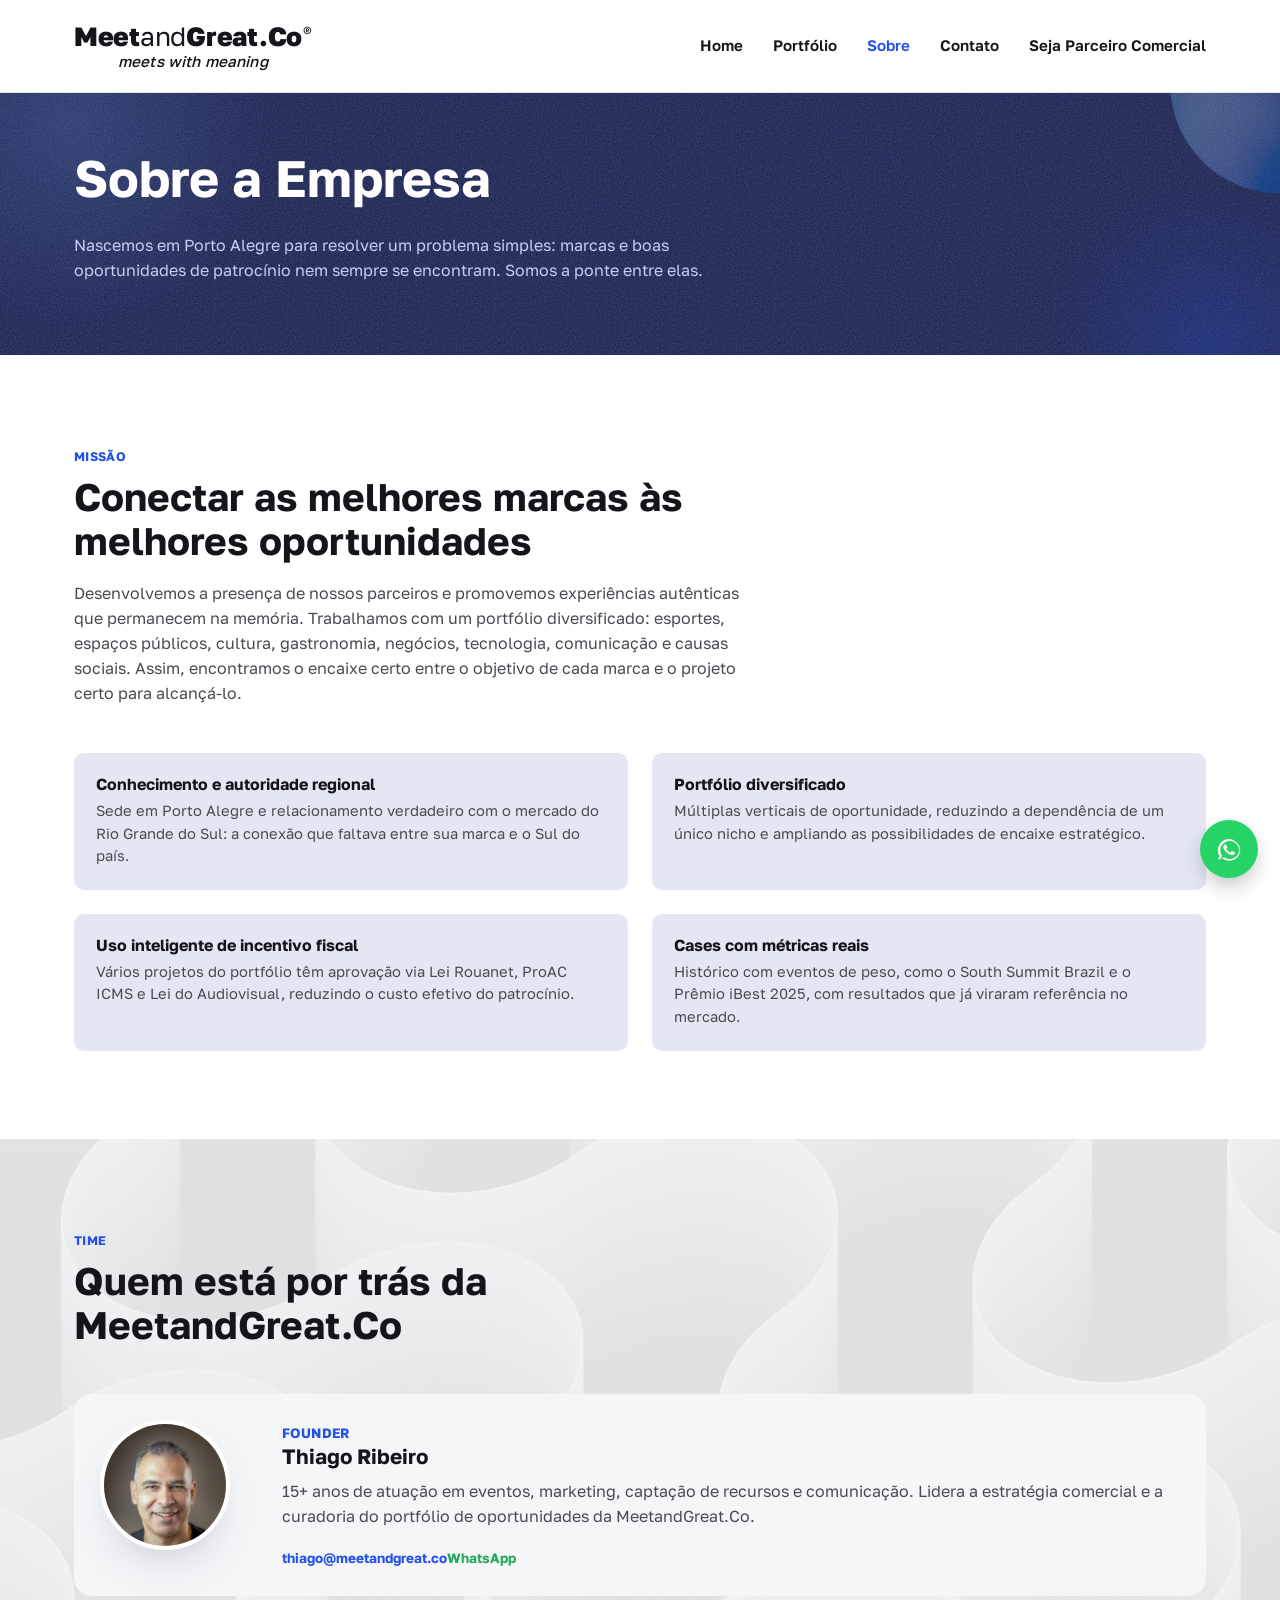
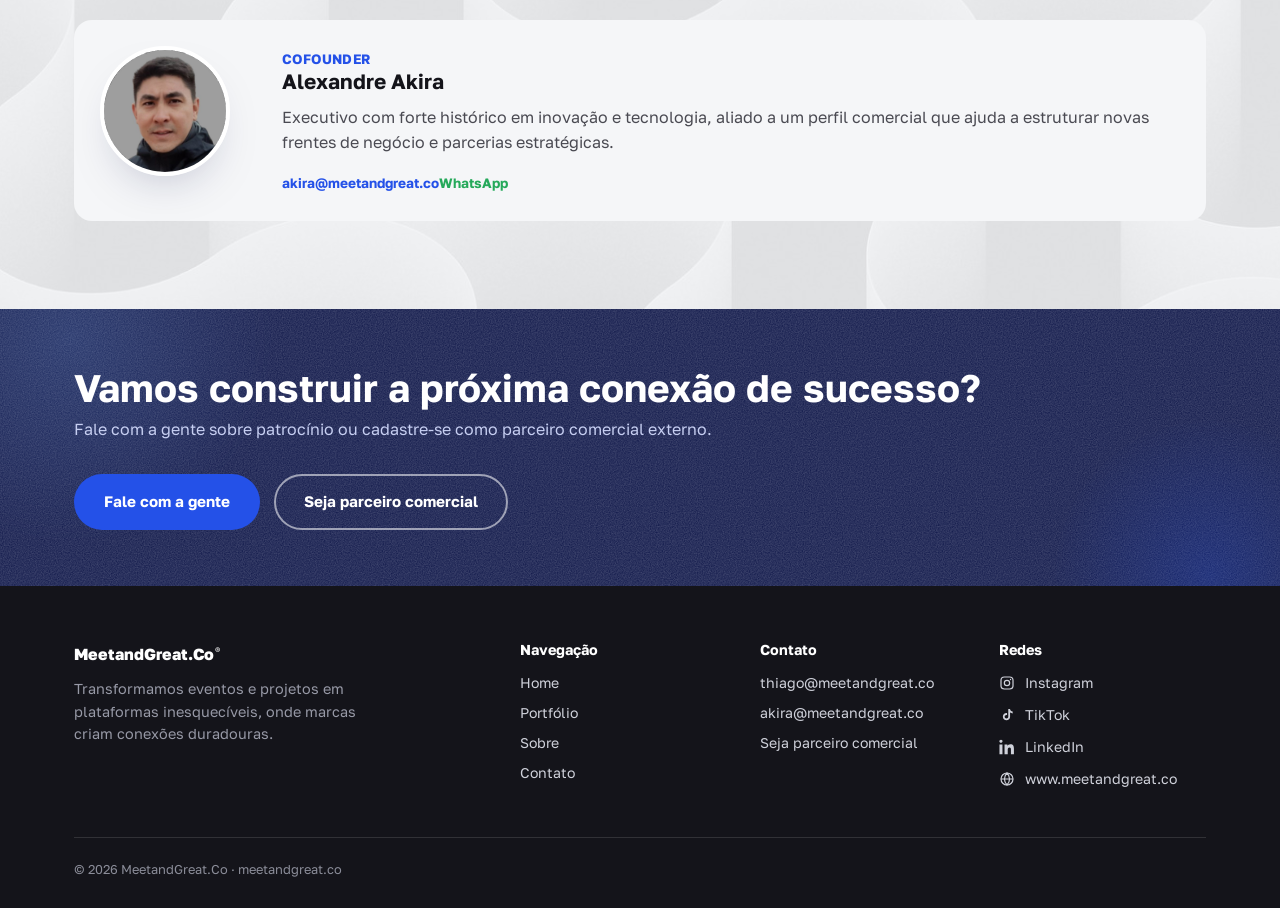
<file: sobre.html>
<!DOCTYPE html>
<html lang="pt-BR">
<head>
<meta charset="UTF-8">
<meta name="viewport" content="width=device-width, initial-scale=1.0">
<title>Sobre · MeetandGreat.Co</title>
<meta name="description" content="Conheça a MeetandGreat.Co e o time por trás da conexão entre marcas e as melhores oportunidades de patrocínio.">
<link rel="stylesheet" href="assets/css/style.css">
</head>
<body data-dynamic data-page="sobre">

<a class="whatsapp-float" href="https://wa.me/5551982022962?text=Ol%C3%A1!%20Vim%20pelo%20site%20da%20MeetandGreat.Co." target="_blank" rel="noopener" aria-label="Falar no WhatsApp">
  <svg viewBox="0 0 24 24" fill="currentColor"><path d="M17.6 6.32A8.86 8.86 0 0 0 12.05 4a8.94 8.94 0 0 0-7.75 13.4L3 20.5l3.19-1.24a8.93 8.93 0 0 0 5.86 2.16h.01A8.94 8.94 0 0 0 21 12.5a8.87 8.87 0 0 0-3.4-6.18ZM12.06 19.9h-.01a7.4 7.4 0 0 1-3.78-1.04l-.27-.16-2.24.87.75-2.19-.18-.28a7.44 7.44 0 0 1 11.6-9.24 7.36 7.36 0 0 1 2.17 5.24 7.44 7.44 0 0 1-8.04 6.8Zm4.07-5.56c-.22-.11-1.32-.65-1.53-.73-.2-.08-.35-.11-.5.11-.15.22-.57.73-.7.88-.13.15-.26.16-.48.05-.22-.11-.94-.35-1.79-1.1-.66-.59-1.11-1.31-1.24-1.53-.13-.22-.01-.34.1-.45.1-.1.22-.26.33-.39.11-.13.15-.22.22-.37.07-.15.04-.28-.02-.39-.06-.11-.5-1.21-.69-1.66-.18-.43-.36-.37-.5-.38-.13-.01-.28-.01-.43-.01-.15 0-.39.06-.6.28-.2.22-.79.77-.79 1.87s.81 2.17.92 2.32c.11.15 1.6 2.44 3.87 3.42.54.23.96.37 1.29.48.54.17 1.03.15 1.42.09.43-.06 1.32-.54 1.51-1.06.19-.52.19-.97.13-1.06-.06-.1-.2-.15-.42-.26Z"/></svg>
</a>

<header class="site-header">
  <div class="wrap">
    <div class="brand">
      <a href="index.html" class="logo">Meet<span class="thin">and</span>Great.Co<sup class="reg">®</sup></a>
      <span class="brand-tagline">meets with meaning</span>
    </div>
    <nav class="main-nav">
      <a href="index.html">Home</a>
      <a href="portfolio.html">Portfólio</a>
      <a href="sobre.html">Sobre</a>
      <a href="contato.html">Contato</a>
      <a href="cadastro-comercial.html">Seja Parceiro Comercial</a>
    </nav>
    <button class="nav-toggle" aria-label="Abrir menu"><span></span><span></span><span></span></button>
  </div>
</header>

<section class="tight bg-dark">
  <span class="sphere-accent sz-sm pos-tr"></span>
  <div class="wrap">
    <h1>Sobre a Empresa</h1>
    <p style="max-width:640px;">Nascemos em Porto Alegre para resolver um problema simples: marcas e boas oportunidades de patrocínio nem sempre se encontram. Somos a ponte entre elas.</p>
  </div>
</section>

<section id="missao">
  <div class="wrap">
    <div class="section-head">
      <span class="eyebrow">Missão</span>
      <h2>Conectar as melhores marcas às melhores oportunidades</h2>
      <p>Desenvolvemos a presença de nossos parceiros e promovemos experiências autênticas que permanecem na memória. Trabalhamos com um portfólio diversificado: esportes, espaços públicos, cultura, gastronomia, negócios, tecnologia, comunicação e causas sociais. Assim, encontramos o encaixe certo entre o objetivo de cada marca e o projeto certo para alcançá-lo.</p>
    </div>
    <div class="diff-list diff-tinted">
      <div class="diff-item">
        <h4>Conhecimento e autoridade regional</h4>
        <p>Sede em Porto Alegre e relacionamento verdadeiro com o mercado do Rio Grande do Sul: a conexão que faltava entre sua marca e o Sul do país.</p>
      </div>
      <div class="diff-item">
        <h4>Portfólio diversificado</h4>
        <p>Múltiplas verticais de oportunidade, reduzindo a dependência de um único nicho e ampliando as possibilidades de encaixe estratégico.</p>
      </div>
      <div class="diff-item">
        <h4>Uso inteligente de incentivo fiscal</h4>
        <p>Vários projetos do portfólio têm aprovação via Lei Rouanet, ProAC ICMS e Lei do Audiovisual, reduzindo o custo efetivo do patrocínio.</p>
      </div>
      <div class="diff-item">
        <h4>Cases com métricas reais</h4>
        <p>Histórico com eventos de peso, como o South Summit Brazil e o Prêmio iBest 2025, com resultados que já viraram referência no mercado.</p>
      </div>
    </div>
  </div>
</section>

<section class="bg-soft" id="time">
  <div class="wrap">
    <div class="section-head">
      <span class="eyebrow">Time</span>
      <h2>Quem está por trás da MeetandGreat.Co</h2>
    </div>
    <div style="display:grid;gap:24px;" id="time-cards">
      <div class="team-card">
        <img src="assets/img/thiago.jpg" alt="Thiago Ribeiro">
        <div>
          <span class="role">Founder</span>
          <h3>Thiago Ribeiro</h3>
          <p>15+ anos de atuação em eventos, marketing, captação de recursos e comunicação. Lidera a estratégia comercial e a curadoria do portfólio de oportunidades da MeetandGreat.Co.</p>
          <a class="linkedin" href="mailto:thiago@meetandgreat.co">thiago@meetandgreat.co</a>
          <a class="linkedin whatsapp-link" href="https://wa.me/5551982022962?text=Ol%C3%A1%20Thiago!%20Vim%20pelo%20site%20da%20MeetandGreat.Co." target="_blank" rel="noopener">WhatsApp</a>
        </div>
      </div>
      <div class="team-card">
        <img src="assets/img/akira.jpg" alt="Alexandre Akira">
        <div>
          <span class="role">Cofounder</span>
          <h3>Alexandre Akira</h3>
          <p>Executivo com forte histórico em inovação e tecnologia, aliado a um perfil comercial que ajuda a estruturar novas frentes de negócio e parcerias estratégicas.</p>
          <a class="linkedin" href="mailto:akira@meetandgreat.co">akira@meetandgreat.co</a>
          <a class="linkedin whatsapp-link" href="https://wa.me/5511988718556?text=Ol%C3%A1%20Alexandre!%20Vim%20pelo%20site%20da%20MeetandGreat.Co." target="_blank" rel="noopener">WhatsApp</a>
        </div>
      </div>
    </div>
  </div>
</section>

<section class="bg-dark tight" id="cta-final">
  <div class="wrap">
    <div class="cta-banner" style="background:transparent;padding:0;">
      <div>
        <h2>Vamos construir a próxima conexão de sucesso?</h2>
        <p>Fale com a gente sobre patrocínio ou cadastre-se como parceiro comercial externo.</p>
      </div>
      <div class="cta-actions">
        <a href="contato.html" class="btn btn-primary">Fale com a gente</a>
        <a href="cadastro-comercial.html" class="btn btn-outline">Seja parceiro comercial</a>
      </div>
    </div>
  </div>
</section>

<footer>
  <div class="wrap">
    <div class="foot-grid">
      <div>
        <div class="foot-logo">Meet<span class="thin">and</span>Great.Co<sup class="reg">®</sup></div>
        <p style="color:#9799a6;font-size:.9rem;max-width:320px;">Transformamos eventos e projetos em plataformas inesquecíveis, onde marcas criam conexões duradouras.</p>
      </div>
      <div>
        <h4>Navegação</h4>
        <a href="index.html">Home</a>
        <a href="portfolio.html">Portfólio</a>
        <a href="sobre.html">Sobre</a>
        <a href="contato.html">Contato</a>
      </div>
      <div>
        <h4>Contato</h4>
        <a href="mailto:thiago@meetandgreat.co">thiago@meetandgreat.co</a>
        <a href="mailto:akira@meetandgreat.co">akira@meetandgreat.co</a>
        <a href="cadastro-comercial.html">Seja parceiro comercial</a>
      </div>
      <div>
        <h4>Redes</h4>
        <div class="social-links">
          <a href="https://instagram.com/meetandgreat.co" target="_blank" rel="noopener" class="social-link"><svg viewBox="0 0 24 24" fill="none" stroke="currentColor" stroke-width="1.8"><rect x="3" y="3" width="18" height="18" rx="5"/><circle cx="12" cy="12" r="4"/><circle cx="17.3" cy="6.7" r="1" fill="currentColor" stroke="none"/></svg>Instagram</a>
          <a href="https://tiktok.com/@meetandgreat.co" target="_blank" rel="noopener" class="social-link"><svg viewBox="0 0 24 24" fill="currentColor"><path d="M16.5 3c.4 2.2 1.8 3.7 4 3.9v2.7c-1.4 0-2.7-.4-3.9-1.2v6.1c0 3-2.4 5.4-5.4 5.4S5.8 17.5 5.8 14.5s2.4-5.4 5.4-5.4c.3 0 .6 0 .9.1v2.8c-.3-.1-.6-.1-.9-.1-1.5 0-2.7 1.2-2.7 2.6 0 1.5 1.2 2.6 2.7 2.6 1.5 0 2.7-1.2 2.7-2.6V3h2.6z"/></svg>TikTok</a>
          <a href="https://linkedin.com/company/meet-and-great-co" target="_blank" rel="noopener" class="social-link"><svg viewBox="0 0 24 24" fill="currentColor"><path d="M5.3 3.4c0 1.3-1 2.4-2.4 2.4S.5 4.7.5 3.4 1.6 1 3 1s2.4 1.1 2.4 2.4zM.7 8.2h4.5V23H.7V8.2zm7.6 0h4.3v2h.1c.6-1.1 2.1-2.3 4.3-2.3 4.6 0 5.4 3 5.4 6.9V23h-4.5v-6.7c0-1.6 0-3.6-2.2-3.6-2.2 0-2.6 1.7-2.6 3.5V23H8.3V8.2z"/></svg>LinkedIn</a>
          <a href="https://www.meetandgreat.co" target="_blank" rel="noopener" class="social-link"><svg viewBox="0 0 24 24" fill="none" stroke="currentColor" stroke-width="1.8"><circle cx="12" cy="12" r="9"/><path d="M3 12h18M12 3c2.4 2.4 3.8 5.5 3.8 9s-1.4 6.6-3.8 9c-2.4-2.4-3.8-5.5-3.8-9s1.4-6.6 3.8-9z"/></svg>www.meetandgreat.co</a>
        </div>
      </div>
    </div>
    <div class="foot-bottom">
      <span>© <span id="year"></span> MeetandGreat.Co · meetandgreat.co</span>
    </div>
  </div>
</footer>

<script src="assets/js/main.js"></script>
<script src="assets/js/content-render.js"></script>
<script>document.getElementById("year").textContent = new Date().getFullYear();</script>
</body>
</html>
</file>
<file: assets/css/style.css>
/* ===== MeetandGreat.Co — Design System ===== */

@font-face {
  font-family: "Golos Text";
  src: url("../fonts/GolosText-VariableFont_wght.ttf") format("truetype-variations"),
       url("../fonts/GolosText-VariableFont_wght.ttf") format("truetype");
  font-weight: 100 900;
  font-style: normal;
  font-display: swap;
}

:root {
  --ink: #14141a;
  --ink-soft: #4a4a52;
  --paper: #ffffff;
  --paper-soft: #f5f6f8;
  --line: #e4e4ea;

  --brand-blue-dark: #10184a;
  --brand-blue: #2451e8;
  --brand-blue-light: #7fb3ff;

  --v-esportes: #3f57a9;
  --v-espacos: #b6602e;
  --v-cultura: #c79a1e;
  --v-gastronomia: #c5384b;
  --v-negocios: #5e5e5e;
  --v-tecnologia: #1c8a86;
  --v-comunicacao: #2c3d71;
  --v-social: #5a4a93;

  --radius: 18px;
  --radius-sm: 10px;
  --shadow: 0 20px 50px -25px rgba(16, 24, 74, 0.35);
  --maxw: 1180px;
}

* { box-sizing: border-box; }
html { scroll-behavior: smooth; }

body {
  margin: 0;
  font-family: "Golos Text", "Segoe UI", Arial, sans-serif;
  color: var(--ink);
  background: var(--paper);
  line-height: 1.55;
  -webkit-font-smoothing: antialiased;
}

h1, h2, h3, h4 { font-weight: 700; line-height: 1.15; margin: 0 0 .5em; }
h1 { font-size: clamp(2.2rem, 4vw, 3.4rem); }
h2 { font-size: clamp(1.7rem, 3vw, 2.4rem); }
h3 { font-size: 1.3rem; }
p { margin: 0 0 1em; color: var(--ink-soft); }
a { color: inherit; text-decoration: none; }
img { max-width: 100%; display: block; }

.wrap {
  max-width: var(--maxw);
  margin: 0 auto;
  padding: 0 24px;
}

.eyebrow {
  display: inline-block;
  font-weight: 700;
  letter-spacing: .03em;
  text-transform: uppercase;
  font-size: .78rem;
  color: var(--brand-blue);
  margin-bottom: .6em;
}

.tagline {
  font-size: 1.05rem;
  color: var(--ink-soft);
  font-style: italic;
}

/* ---------- Buttons ---------- */
.btn {
  display: inline-flex;
  align-items: center;
  gap: .5em;
  padding: 14px 28px;
  border-radius: 999px;
  font-weight: 700;
  font-size: .95rem;
  border: 2px solid transparent;
  cursor: pointer;
  transition: transform .15s ease, box-shadow .15s ease, background .15s ease, color .15s ease;
}
.btn-primary {
  background: var(--brand-blue);
  color: #fff;
}
.btn-primary:hover { transform: translateY(-2px); box-shadow: 0 14px 30px -12px rgba(36,81,232,.55); }
.btn-outline {
  background: transparent;
  border-color: rgba(255,255,255,.55);
  color: #fff;
}
.btn-outline:hover { background: rgba(255,255,255,.12); }
.btn-dark {
  background: var(--ink);
  color: #fff;
}
.btn-dark:hover { transform: translateY(-2px); }
.btn-block { width: 100%; justify-content: center; }

/* ---------- Header ---------- */
.site-header {
  position: sticky;
  top: 0;
  z-index: 50;
  background: rgba(255,255,255,.9);
  backdrop-filter: saturate(180%) blur(10px);
  border-bottom: 1px solid var(--line);
}
.site-header .wrap {
  display: flex;
  align-items: center;
  justify-content: space-between;
  height: 92px;
}
.brand {
  display: flex;
  flex-direction: column;
  align-items: center;
  line-height: 1;
}
.logo {
  display: inline-block;
  font-weight: 800;
  font-size: 1.65rem;
  letter-spacing: -.01em;
}
.logo .thin { font-weight: 400; }
.logo .reg, .foot-logo .reg { font-size: .5em; font-weight: 400; vertical-align: super; margin-left: 1px; }
.brand-tagline {
  margin-top: 4px;
  font-size: .95rem;
  font-style: italic;
  font-weight: 500;
  letter-spacing: .01em;
  color: var(--ink);
}

nav.main-nav {
  display: flex;
  align-items: center;
  gap: 30px;
}
nav.main-nav a {
  font-weight: 600;
  font-size: .95rem;
  color: var(--ink);
  position: relative;
}
nav.main-nav a.active { color: var(--brand-blue); }
nav.main-nav .btn { padding: 10px 22px; font-size: .88rem; }

.nav-toggle {
  display: none;
  background: none;
  border: none;
  cursor: pointer;
  padding: 6px;
}
.nav-toggle span {
  display: block;
  width: 24px; height: 2px;
  background: var(--ink);
  margin: 5px 0;
}

/* ---------- Hero ---------- */
.hero {
  position: relative;
  overflow: hidden;
  background: var(--brand-blue-dark);
}
.hero .wrap { padding-bottom: 88px; padding-top: 88px; }
.hero-content { max-width: 720px; }
.hero-content .tagline { color: var(--brand-blue-light); }
.hero h1 { color: #fff; }
.hero-content p.lead { color: #c7cff2; font-size: 1.15rem; max-width: 560px; }
.hero-cta { display: flex; gap: 16px; margin-top: 28px; flex-wrap: wrap; }
.hero .btn-outline { background: transparent; border-color: rgba(255,255,255,.55); color: #fff; }
.hero .btn-outline:hover { background: rgba(255,255,255,.12); }

/* ---------- Hero split (photo left / text right) ---------- */
.hero.hero-split {
  display: grid;
  grid-template-columns: 1fr 1fr;
  align-items: stretch;
  padding: 0;
}
.hero-split .hero-photo {
  position: relative;
  overflow: hidden;
  min-height: 460px;
}
.hero-split .hero-photo img {
  width: 100%;
  height: 100%;
  object-fit: cover;
  display: block;
  filter: grayscale(1) contrast(1.05) brightness(.95);
}
.hero-split .hero-photo::after {
  content: "";
  position: absolute;
  inset: 0;
  background: linear-gradient(90deg, rgba(16,24,74,0) 55%, rgba(16,24,74,.9) 100%);
  pointer-events: none;
}
.hero-split .hero-text-col {
  position: relative;
  z-index: 1;
  display: flex;
  align-items: center;
  padding: 64px 48px 64px 56px;
}
.hero-split .hero-content { max-width: 560px; }
@media (max-width: 900px) {
  .hero.hero-split { grid-template-columns: 1fr; }
  .hero-split .hero-photo { min-height: 320px; aspect-ratio: 16 / 10; }
  .hero-split .hero-photo::after { background: linear-gradient(180deg, rgba(16,24,74,0) 55%, rgba(16,24,74,.92) 100%); }
  .hero-split .hero-text-col { padding: 40px 24px 48px; }
}

/* ---------- Sphere accent (decorative, reusable across dark sections) ---------- */
.sphere-accent {
  position: absolute;
  background-image: url("../img/sphere-accent.png");
  background-size: contain;
  background-repeat: no-repeat;
  opacity: .28;
  z-index: 0;
  pointer-events: none;
}
.sphere-accent.sz-sm { width: 220px; height: 220px; }
.sphere-accent.sz-md { width: 340px; height: 340px; }
.sphere-accent.sz-lg { width: 460px; height: 460px; }
.sphere-accent.sz-xl { width: 600px; height: 600px; }
.sphere-accent.pos-tl { top: -110px; left: -110px; }
.sphere-accent.pos-tr { top: -120px; right: -110px; }
.sphere-accent.pos-bl { bottom: -120px; left: -100px; }
.sphere-accent.pos-br { bottom: -110px; right: -110px; }
@media (max-width: 900px) {
  .sphere-accent.sz-xl { width: 380px; height: 380px; }
  .sphere-accent.sz-lg { width: 300px; height: 300px; }
  .sphere-accent.sz-md { width: 220px; height: 220px; }
  .sphere-accent.sz-sm { width: 160px; height: 160px; }
}

/* ---------- Section basics ---------- */
section { padding: 88px 0; }
section.tight { padding: 56px 0; }
.section-head { max-width: 680px; margin-bottom: 48px; }
.section-head.center { margin-left: auto; margin-right: auto; text-align: center; }

.bg-soft { position: relative; overflow: hidden; background: var(--paper-soft); }
.bg-soft::before {
  content: "";
  position: absolute;
  inset: 0;
  background-image: url("../img/texture-wave.jpg");
  background-size: cover;
  background-position: center;
  opacity: .3;
  mix-blend-mode: multiply;
  pointer-events: none;
  z-index: 0;
}
.bg-soft .wrap { position: relative; z-index: 1; }
.bg-dark { position: relative; overflow: hidden; background: var(--brand-blue-dark); color: #fff; }
.bg-dark p { color: #c7cff2; }
.bg-dark h2, .bg-dark h3 { color: #fff; }
.bg-dark .eyebrow { color: var(--brand-blue-light); }
.bg-dark .tagline { color: #c7cff2; }

/* ---------- Grain texture (hero / dark sections) ---------- */
.hero, .bg-dark {
  background-image: url("data:image/svg+xml,%3Csvg xmlns='http://www.w3.org/2000/svg' width='140' height='140'%3E%3Cfilter id='n'%3E%3CfeTurbulence type='fractalNoise' baseFrequency='0.85' numOctaves='2' stitchTiles='stitch'/%3E%3CfeColorMatrix type='matrix' values='0 0 0 0 1 0 0 0 0 1 0 0 0 0 1 0 0 0 0.22 0'/%3E%3C/filter%3E%3Crect width='100%25' height='100%25' filter='url(%23n)'/%3E%3C/svg%3E");
  background-repeat: repeat;
}

/* ---------- Ambient floating shapes (hero / dark sections) ---------- */
.hero .wrap, .bg-dark .wrap { position: relative; z-index: 1; }
.hero::before, .hero::after,
.bg-dark::before, .bg-dark::after {
  content: "";
  position: absolute;
  border-radius: 50%;
  pointer-events: none;
  z-index: 0;
  filter: blur(1px);
}
.hero::before, .bg-dark::before {
  width: 420px;
  height: 420px;
  top: -180px;
  left: -140px;
  background: radial-gradient(circle, var(--brand-blue-light) 0%, transparent 70%);
  opacity: .16;
  animation: floatA 17s ease-in-out infinite alternate;
}
.hero::after, .bg-dark::after {
  width: 320px;
  height: 320px;
  bottom: -150px;
  right: -90px;
  background: radial-gradient(circle, var(--brand-blue) 0%, transparent 70%);
  opacity: .24;
  animation: floatB 21s ease-in-out infinite alternate;
}
@keyframes floatA {
  0% { transform: translate(0, 0) scale(1); }
  100% { transform: translate(36px, 26px) scale(1.08); }
}
@keyframes floatB {
  0% { transform: translate(0, 0) scale(1); }
  100% { transform: translate(-28px, -22px) scale(1.06); }
}

/* ---------- Scroll reveal ---------- */
.diff-item, .opp-card, .vertical-card, .team-card, .case-reveal-panel,
.contact-direct .person, .stats-band .stat, .section-head {
  opacity: 0;
  transform: translateY(22px);
  transition: opacity .7s cubic-bezier(.16,.8,.3,1), transform .7s cubic-bezier(.16,.8,.3,1);
}
.diff-item.reveal-in, .opp-card.reveal-in, .vertical-card.reveal-in, .team-card.reveal-in, .case-reveal-panel.reveal-in,
.contact-direct .person.reveal-in, .stats-band .stat.reveal-in, .section-head.reveal-in {
  opacity: 1;
  transform: none;
}

@media (prefers-reduced-motion: reduce) {
  .hero::before, .hero::after, .bg-dark::before, .bg-dark::after { animation: none; }
  .diff-item, .opp-card, .vertical-card, .team-card, .case-reveal-panel,
  .contact-direct .person, .stats-band .stat, .section-head {
    opacity: 1 !important;
    transform: none !important;
    transition: none !important;
  }
}

/* ---------- Grid helpers ---------- */
.grid-3 { display: grid; grid-template-columns: repeat(3, 1fr); gap: 28px; }
.grid-2 { display: grid; grid-template-columns: repeat(2, 1fr); gap: 40px; }
.grid-cards { display: grid; grid-template-columns: repeat(auto-fill, minmax(220px, 1fr)); gap: 18px; }

/* ---------- Vertical category chips ---------- */
.vertical-card {
  border-radius: var(--radius);
  padding: 28px 24px;
  color: #fff;
  min-height: 150px;
  display: flex;
  flex-direction: column;
  justify-content: space-between;
  transition: transform .18s ease;
}
.vertical-card:hover { transform: translateY(-4px); }
.vertical-card .count { font-size: .82rem; opacity: .85; }
.vertical-card h3 { margin: 0; font-size: 1.15rem; }
.vertical-card .arrow { align-self: flex-end; font-size: 1.3rem; }

.v-esportes { background: var(--v-esportes); }
.v-espacos { background: var(--v-espacos); }
.v-cultura { background: var(--v-cultura); }
.v-gastronomia { background: var(--v-gastronomia); }
.v-negocios { background: var(--v-negocios); }
.v-tecnologia { background: var(--v-tecnologia); }
.v-comunicacao { background: var(--v-comunicacao); }
.v-social { background: var(--v-social); }

/* ---------- Cases / stats ---------- */
.stats-row {
  display: grid;
  grid-template-columns: repeat(4, 1fr);
  gap: 24px;
  margin-top: 40px;
}
.stat b { display: block; font-size: 2rem; color: var(--brand-blue); }
.stat span { font-size: .88rem; color: var(--ink-soft); }

.case-photo {
  border-radius: var(--radius);
  overflow: hidden;
  box-shadow: var(--shadow);
}

/* ---------- Cases reveal gallery (vertical zoom-crop panels, reveal on hover/click) ---------- */
.cases-reveal {
  display: grid;
  grid-template-columns: repeat(3, 1fr);
  gap: 18px;
  margin-top: 44px;
  height: 560px;
}
.case-reveal-panel {
  position: relative;
  display: block;
  width: 100%;
  height: 100%;
  margin: 0;
  padding: 0;
  border: none;
  border-radius: var(--radius);
  overflow: hidden;
  cursor: pointer;
  background: var(--brand-blue-dark);
  font: inherit;
  text-align: left;
  -webkit-appearance: none;
  appearance: none;
  -webkit-tap-highlight-color: transparent;
}
.case-reveal-panel:focus-visible {
  outline: none;
  box-shadow: inset 0 0 0 3px var(--brand-blue-light);
}
.case-reveal-panel img {
  position: absolute;
  inset: 0;
  width: 100%;
  height: 100%;
  display: block;
  object-fit: cover;
  object-position: var(--pos, 50% 50%);
  transform: scale(1.16);
  transition: transform .65s cubic-bezier(.2,.8,.2,1), filter .65s ease;
  filter: grayscale(.15) brightness(.92);
}
.case-reveal-panel:hover img,
.case-reveal-panel:focus-visible img,
.case-reveal-panel.is-open img {
  transform: scale(1);
  filter: grayscale(0) brightness(1);
}
.case-reveal-overlay {
  position: absolute;
  inset: 0;
  display: flex;
  align-items: flex-end;
  padding: 22px;
  background: linear-gradient(180deg, rgba(16,24,74,0) 42%, rgba(16,24,74,.88) 100%);
  opacity: 0;
  transition: opacity .55s ease;
}
.case-reveal-panel:hover .case-reveal-overlay,
.case-reveal-panel:focus-visible .case-reveal-overlay,
.case-reveal-panel.is-open .case-reveal-overlay {
  opacity: 1;
}
.case-reveal-name {
  color: #fff;
  font-weight: 700;
  font-size: 1.05rem;
  transform: translateY(10px);
  opacity: 0;
  transition: transform .5s ease .05s, opacity .5s ease .05s;
}
.case-reveal-panel:hover .case-reveal-name,
.case-reveal-panel:focus-visible .case-reveal-name,
.case-reveal-panel.is-open .case-reveal-name {
  transform: translateY(0);
  opacity: 1;
}

.stats-band {
  position: relative;
  display: grid;
  grid-template-columns: repeat(4, 1fr);
  gap: 0;
  padding: 56px 0;
}
.stats-band::before {
  content: "";
  position: absolute;
  width: 460px;
  height: 460px;
  right: -140px;
  top: -160px;
  background-image: url("../img/sphere-accent.png");
  background-size: contain;
  background-repeat: no-repeat;
  opacity: .3;
  z-index: 0;
  pointer-events: none;
}
.stats-band .stat {
  position: relative;
  z-index: 1;
  text-align: center;
  padding: 0 32px;
  border-left: 1px solid rgba(255,255,255,.16);
}
.stats-band .stat:first-child { border-left: none; }
.stats-band .stat b { font-size: 2.8rem; color: var(--brand-blue-light); margin-bottom: 10px; }
.stats-band .stat span { font-size: .9rem; color: #c7cff2; line-height: 1.45; }

/* ---------- Opportunity cards (Portfolio) ---------- */
.vertical-block { padding: 64px 0; border-top: 1px solid var(--line); }
.vertical-block.vtint-esportes { background: rgba(63,87,169,.07); }
.vertical-block.vtint-espacos { background: rgba(182,96,46,.07); }
.vertical-block.vtint-cultura { background: rgba(199,154,30,.08); }
.vertical-block.vtint-gastronomia { background: rgba(197,56,75,.06); }
.vertical-block.vtint-negocios { background: rgba(94,94,94,.06); }
.vertical-block.vtint-tecnologia { background: rgba(28,138,134,.07); }
.vertical-block.vtint-comunicacao { background: rgba(44,61,113,.06); }
.vertical-block.vtint-social { background: rgba(90,74,147,.07); }

.vtint-esportes .opp-card { background: rgba(63,87,169,.14); border-color: rgba(63,87,169,.3); }
.vtint-espacos .opp-card { background: rgba(182,96,46,.14); border-color: rgba(182,96,46,.3); }
.vtint-cultura .opp-card { background: rgba(199,154,30,.16); border-color: rgba(199,154,30,.32); }
.vtint-gastronomia .opp-card { background: rgba(197,56,75,.12); border-color: rgba(197,56,75,.28); }
.vtint-negocios .opp-card { background: rgba(94,94,94,.12); border-color: rgba(94,94,94,.28); }
.vtint-tecnologia .opp-card { background: rgba(28,138,134,.14); border-color: rgba(28,138,134,.3); }
.vtint-comunicacao .opp-card { background: rgba(44,61,113,.12); border-color: rgba(44,61,113,.28); }
.vtint-social .opp-card { background: rgba(90,74,147,.14); border-color: rgba(90,74,147,.3); }

.bg-dark .jump-nav a { border-color: rgba(255,255,255,.3); color: #fff; }
.bg-dark .jump-nav a:hover { border-color: #fff; background: rgba(255,255,255,.1); }
.vertical-title {
  display: inline-flex;
  align-items: center;
  gap: 12px;
  padding: 8px 20px;
  border-radius: 999px;
  color: #fff;
  font-weight: 700;
  font-size: .95rem;
  margin-bottom: 28px;
}
.opp-grid {
  display: grid;
  grid-template-columns: repeat(auto-fill, minmax(300px, 1fr));
  align-items: stretch;
  gap: 20px;
}
.opp-card {
  border: 1px solid var(--line);
  border-radius: var(--radius-sm);
  padding: 22px;
  display: flex;
  flex-direction: column;
  gap: 10px;
  background: #fff;
  transition: box-shadow .15s ease, transform .15s ease;
  height: 100%;
}
.opp-card:hover { box-shadow: var(--shadow); transform: translateY(-3px); }
.opp-card h4 { margin: 0; font-size: 1.05rem; }
.opp-card .loc { font-size: .82rem; color: var(--ink-soft); font-weight: 600; }
.opp-card p { font-size: .92rem; margin: 0; }
.opp-meta {
  display: flex;
  justify-content: space-between;
  gap: 10px;
  margin-top: auto;
  padding-top: 12px;
  border-top: 1px dashed var(--line);
  font-size: .82rem;
}
.opp-meta b { display: block; color: var(--ink); }
.opp-meta span { color: var(--ink-soft); }
.opp-detail {
  margin-top: 2px;
  padding-top: 12px;
  border-top: 1px dashed var(--line);
}
.opp-detail img {
  display: block;
  width: 100%;
  height: 170px;
  object-fit: cover;
  border-radius: var(--radius-sm);
  margin-bottom: 10px;
}
.opp-detail-placeholder {
  width: 100%;
  height: 170px;
  border-radius: var(--radius-sm);
  margin-bottom: 10px;
  background: linear-gradient(135deg, var(--brand-blue) 0%, #1c2f6b 100%);
}
.opp-detail p {
  font-size: .88rem;
  color: var(--ink-soft);
  margin: 0 0 10px;
}
.opp-detail p:last-child { margin-bottom: 0; }
.opp-actions {
  display: flex;
  align-items: center;
  justify-content: flex-end;
  gap: 10px;
  flex-wrap: wrap;
}
.opp-card .interest {
  font-size: .85rem;
  font-weight: 700;
  color: var(--brand-blue);
}

.jump-nav {
  display: flex;
  flex-wrap: wrap;
  gap: 10px;
  margin-top: 24px;
}
.jump-nav a {
  padding: 8px 16px;
  border-radius: 999px;
  border: 1px solid var(--line);
  font-size: .85rem;
  font-weight: 600;
}
.jump-nav a:hover { border-color: var(--brand-blue); color: var(--brand-blue); }

/* ---------- Team ---------- */
.team-card {
  display: grid;
  grid-template-columns: 160px 1fr;
  gap: 22px;
  align-items: start;
  background: var(--paper-soft);
  border-radius: var(--radius);
  padding: 26px;
}
.team-card img {
  width: 130px; height: 130px;
  border-radius: 50%;
  object-fit: cover;
  border: 4px solid #fff;
  box-shadow: var(--shadow);
}
.team-card .role { color: var(--brand-blue); font-weight: 700; font-size: .85rem; text-transform: uppercase; letter-spacing: .03em; }
.team-card a.linkedin { font-weight: 700; font-size: .85rem; color: var(--brand-blue); }

/* ---------- Differentiators list ---------- */
.diff-list { display: grid; grid-template-columns: repeat(2, 1fr); gap: 24px; }
.diff-item {
  padding: 22px;
  border-radius: var(--radius-sm);
  background: var(--paper-soft);
}
.diff-item h4 { margin: 0 0 6px; font-size: 1rem; }
.diff-item p { margin: 0; font-size: .92rem; }
.diff-tinted .diff-item { background: rgba(63,87,169,.14); }

/* ---------- CTA banner ---------- */
.cta-banner {
  background: var(--brand-blue-dark);
  color: #fff;
  border-radius: var(--radius);
  padding: 56px;
  display: flex;
  align-items: center;
  justify-content: space-between;
  gap: 32px;
  flex-wrap: wrap;
}
.cta-banner h2 { margin: 0 0 8px; }
.cta-banner p { color: #c7cff2; margin: 0; }
.cta-actions { display: flex; gap: 14px; flex-wrap: wrap; }

/* ---------- Forms ---------- */
form.card-form {
  background: var(--paper-soft);
  border-radius: var(--radius);
  padding: 40px;
  display: grid;
  gap: 18px;
}
.form-row { display: grid; grid-template-columns: 1fr 1fr; gap: 18px; }
.field { display: grid; gap: 6px; }
.field label { font-size: .85rem; font-weight: 700; }
.field input, .field select, .field textarea {
  padding: 13px 14px;
  border-radius: var(--radius-sm);
  border: 1px solid var(--line);
  font-family: inherit;
  font-size: .95rem;
  background: #fff;
}
.field textarea { resize: vertical; min-height: 110px; }
.field input:focus, .field select:focus, .field textarea:focus {
  outline: none;
  border-color: var(--brand-blue);
  box-shadow: 0 0 0 3px rgba(36,81,232,.15);
}
.form-note { font-size: .82rem; color: var(--ink-soft); }

.consent-check {
  display: flex;
  align-items: flex-start;
  gap: 12px;
  padding: 16px 18px;
  border-radius: var(--radius-sm);
  border: 1px solid var(--line);
  background: #fff;
}
.consent-check input[type="checkbox"] {
  margin-top: 3px;
  width: 18px;
  height: 18px;
  flex-shrink: 0;
  accent-color: var(--brand-blue);
}
.consent-check label { font-size: .85rem; color: var(--ink); line-height: 1.55; }
.consent-check label b { font-weight: 700; }

.contact-direct {
  display: grid;
  grid-template-columns: repeat(2, 1fr);
  gap: 20px;
}
.contact-direct .person {
  padding: 22px;
  border-radius: var(--radius-sm);
  border: 1px solid var(--line);
}
.contact-direct .person h4 { margin: 0 0 4px; }
.contact-direct .person a { display: block; font-size: .92rem; color: var(--brand-blue); font-weight: 600; margin-top: 4px; }
.contact-direct .person a.whatsapp-link,
.team-card a.whatsapp-link {
  color: #25a95a;
}
.person-tinted .person { background: rgba(63,87,169,.14); border-color: rgba(63,87,169,.3); }

/* ---------- WhatsApp ---------- */
.btn-whatsapp {
  background: #25D366;
  color: #fff;
}
.btn-whatsapp:hover { transform: translateY(-2px); box-shadow: 0 14px 30px -12px rgba(37,211,102,.55); }
.btn-whatsapp svg { width: 18px; height: 18px; flex-shrink: 0; }
.form-actions {
  display: flex;
  gap: 12px;
  flex-wrap: wrap;
}
.form-actions .btn { flex: 1; }

.whatsapp-float {
  position: fixed;
  right: 22px;
  bottom: 22px;
  z-index: 90;
  width: 58px;
  height: 58px;
  border-radius: 50%;
  background: #25D366;
  color: #fff;
  display: flex;
  align-items: center;
  justify-content: center;
  box-shadow: 0 10px 26px -8px rgba(0,0,0,.4);
  transition: transform .15s ease, box-shadow .15s ease;
}
.whatsapp-float:hover { transform: translateY(-3px) scale(1.05); box-shadow: 0 14px 30px -8px rgba(0,0,0,.45); }
.whatsapp-float svg { width: 30px; height: 30px; }
@media (max-width: 680px) {
  .whatsapp-float { right: 16px; bottom: 16px; width: 52px; height: 52px; }
  .whatsapp-float svg { width: 27px; height: 27px; }
  .form-actions { flex-direction: column; }
}

/* ---------- Footer ---------- */
footer {
  background: var(--ink);
  color: #cfd1da;
  padding: 56px 0 28px;
}
footer .foot-grid {
  display: grid;
  grid-template-columns: 2fr 1fr 1fr 1fr;
  gap: 32px;
  margin-bottom: 40px;
}
footer h4 { color: #fff; font-size: .9rem; margin-bottom: 14px; }
footer a { display: block; font-size: .88rem; color: #cfd1da; margin-bottom: 8px; }
footer a:hover { color: #fff; }
footer .foot-logo { display: inline-block; font-weight: 800; color: #fff; margin-bottom: 12px; }
footer .foot-bottom {
  border-top: 1px solid rgba(255,255,255,.12);
  padding-top: 22px;
  font-size: .8rem;
  display: flex;
  justify-content: space-between;
  color: #8b8d99;
  flex-wrap: wrap;
  gap: 10px;
}

/* ---------- Social links (footer) ---------- */
footer .social-links { display: flex; flex-direction: column; gap: 2px; }
footer a.social-link {
  display: flex;
  align-items: center;
  gap: 10px;
}
footer a.social-link svg { width: 16px; height: 16px; flex-shrink: 0; }

/* ---------- Social row (contato page) ---------- */
.social-row { display: flex; gap: 12px; flex-wrap: wrap; margin-top: 4px; }
.social-pill {
  display: flex;
  align-items: center;
  gap: 8px;
  padding: 9px 16px;
  border-radius: 999px;
  background: var(--paper-soft);
  border: 1px solid var(--line);
  font-weight: 600;
  font-size: .85rem;
  color: var(--ink);
  transition: background .15s ease, color .15s ease, border-color .15s ease;
}
.social-pill svg { width: 17px; height: 17px; flex-shrink: 0; }
.social-pill:hover { background: var(--brand-blue); border-color: var(--brand-blue); color: #fff; }

/* ---------- Responsive ---------- */
@media (max-width: 900px) {
  .stats-band::before { width: 280px; height: 280px; right: -90px; top: -100px; opacity: .22; }
  .grid-3, .grid-2, .diff-list, .contact-direct, .stats-row, .stats-band { grid-template-columns: 1fr 1fr; }
  footer .foot-grid { grid-template-columns: 1fr 1fr; }
  .team-card { grid-template-columns: 1fr; text-align: left; }
  .stats-band .stat:nth-child(2) { border-left: 1px solid rgba(255,255,255,.16); }
  .stats-band .stat:nth-child(3) { border-left: none; }
  .stats-band .stat { padding: 20px 24px; }
  .cases-reveal { height: 380px; gap: 12px; margin-top: 32px; }
  .case-reveal-name { font-size: .92rem; }
  .case-reveal-overlay { padding: 14px; }
}
@media (max-width: 680px) {
  nav.main-nav { position: fixed; top: 78px; left: 0; right: 0; background: #fff; flex-direction: column; align-items: stretch; padding: 20px 24px; border-bottom: 1px solid var(--line); display: none; gap: 16px; }
  nav.main-nav.open { display: flex; }
  .nav-toggle { display: block; }
  .grid-3, .grid-2, .diff-list, .contact-direct, .stats-row, .form-row, .stats-band { grid-template-columns: 1fr; }
  .cta-banner { padding: 32px; text-align: center; justify-content: center; }
  .cta-actions { justify-content: center; }
  form.card-form { padding: 24px; }
  .stats-band .stat { border-left: none !important; border-top: 1px solid rgba(255,255,255,.16); padding: 24px 12px; }
  .stats-band .stat:first-child { border-top: none; }
  .cases-reveal { grid-template-columns: 1fr; height: auto; gap: 14px; }
  .case-reveal-panel { height: 220px; }
  .case-reveal-overlay { opacity: 1; background: linear-gradient(180deg, rgba(16,24,74,0) 55%, rgba(16,24,74,.75) 100%); }
  .case-reveal-name { opacity: 1; transform: none; }
  .case-reveal-panel img { transform: scale(1.08); }
  .case-reveal-panel:hover img, .case-reveal-panel:focus-visible img, .case-reveal-panel.is-open img { transform: scale(1); }
}
</file>
